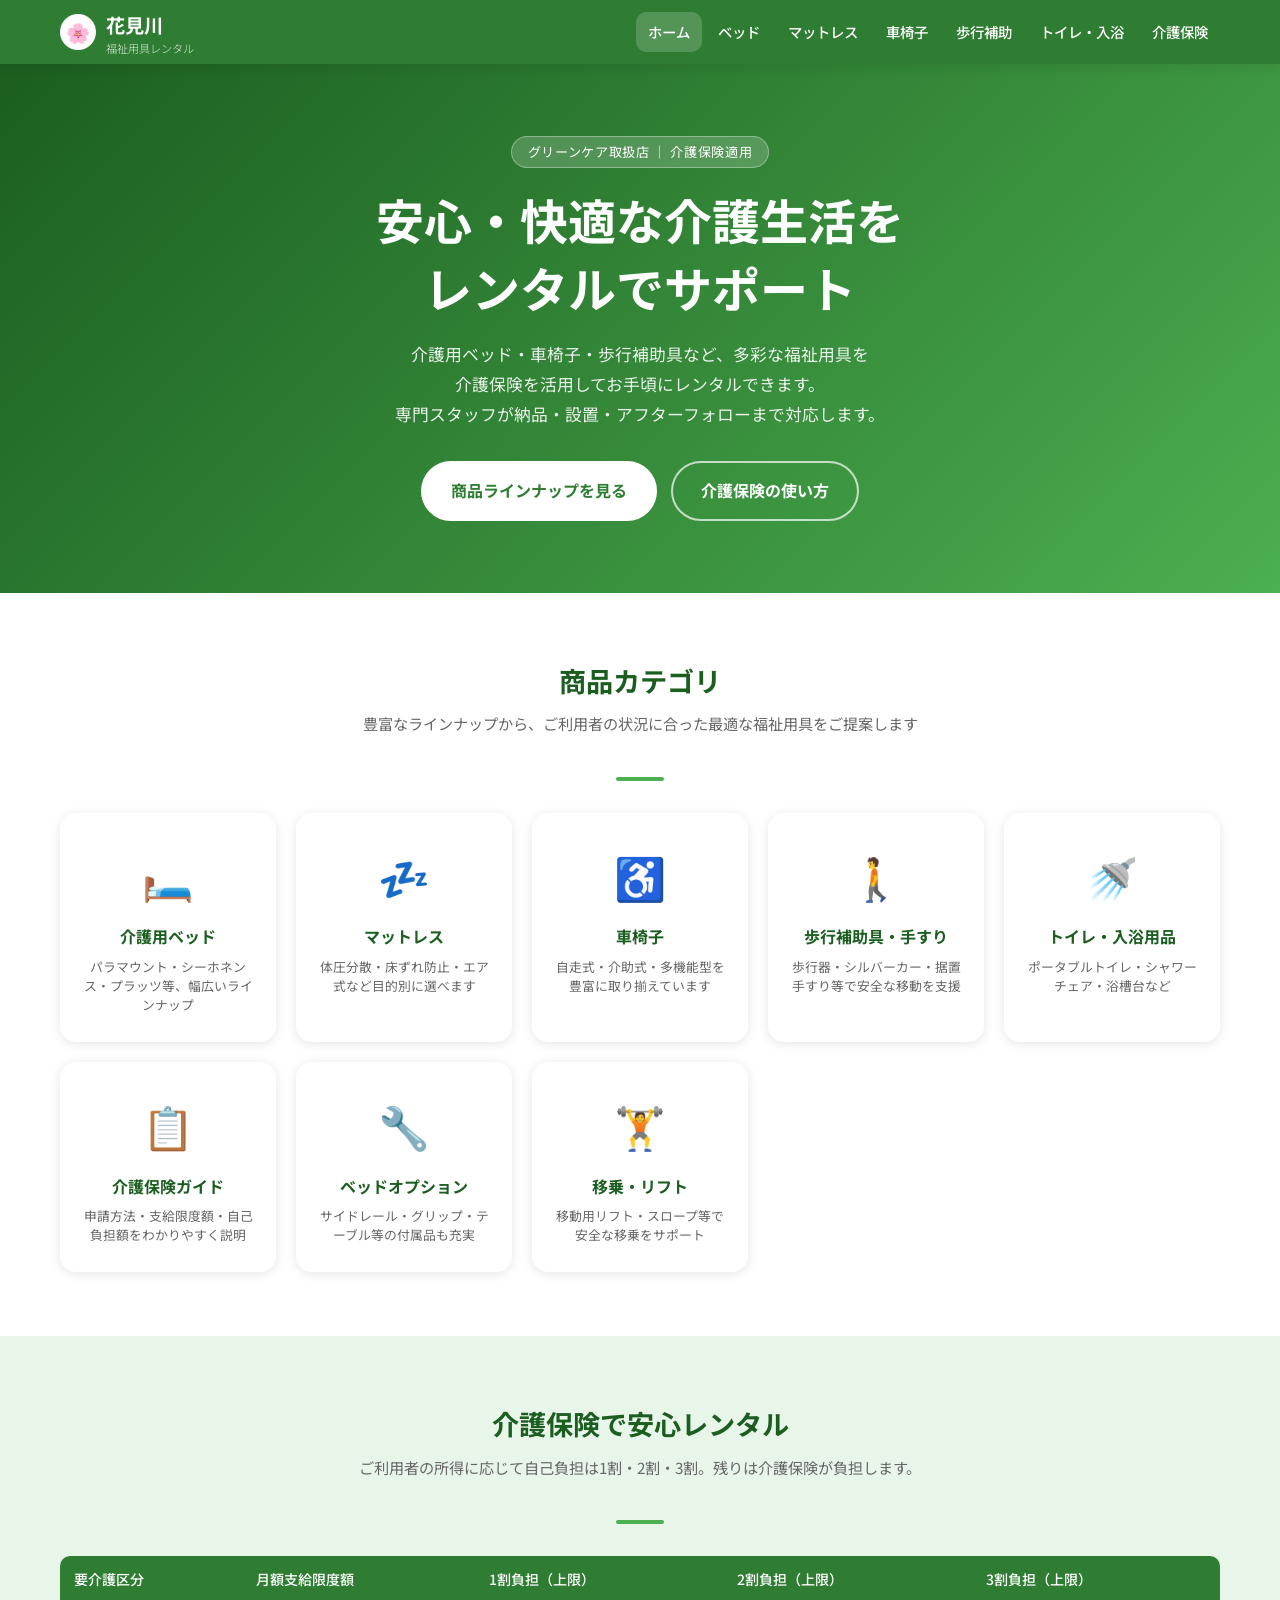
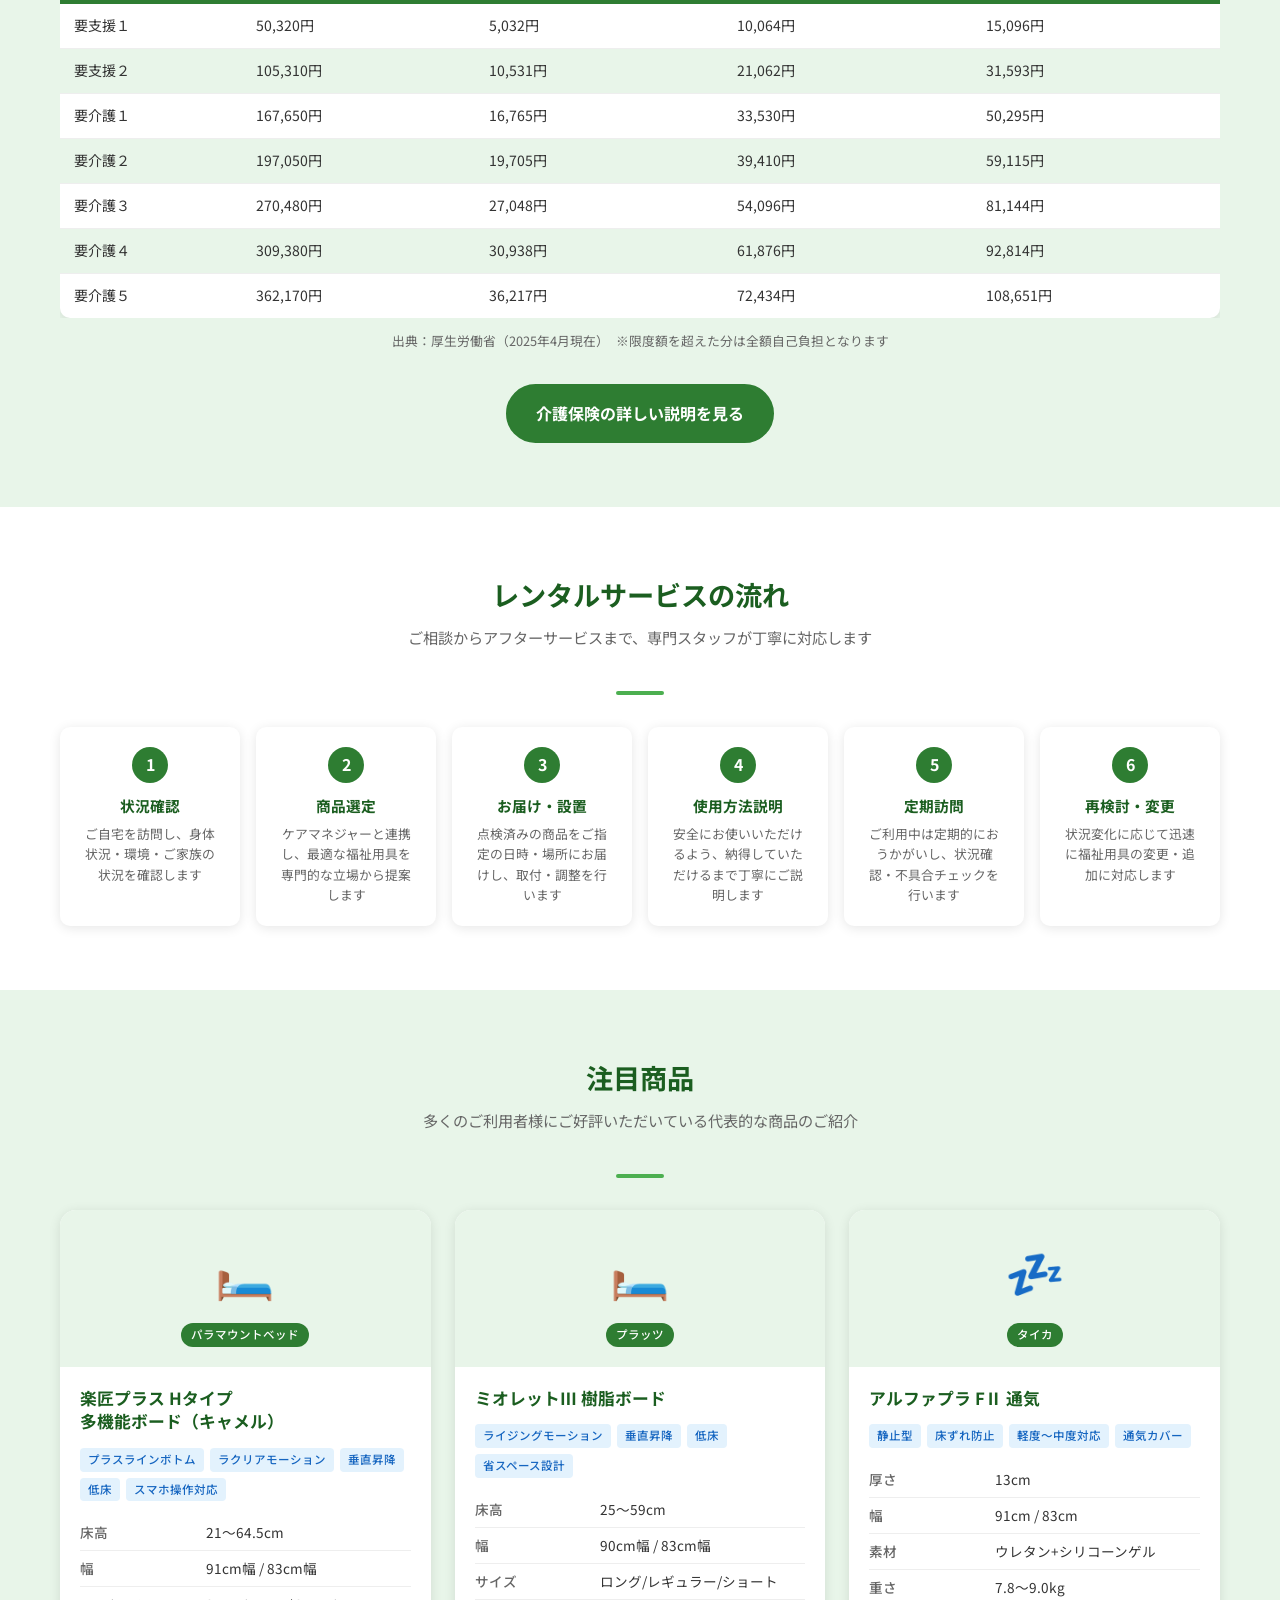
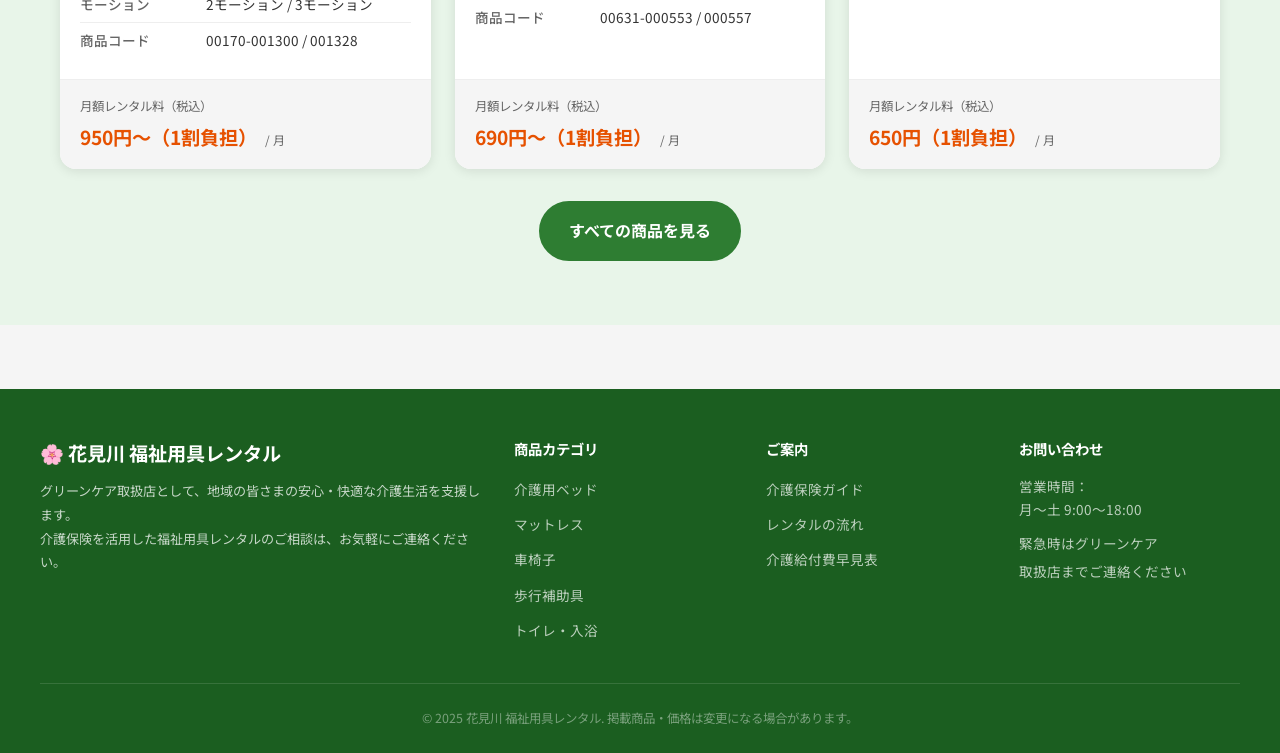
<file: index.html>
<!DOCTYPE html>
<html lang="ja">
<head>
  <meta charset="UTF-8">
  <meta name="viewport" content="width=device-width, initial-scale=1.0">
  <title>花見川 福祉用具レンタル｜介護用品のご案内</title>
  <meta name="description" content="花見川の福祉用具レンタルサービス。介護用ベッド・車椅子・歩行補助具・マットレスなど多彩な介護用品を介護保険適用でレンタルできます。">
  <link rel="stylesheet" href="css/style.css">
</head>
<body>

<!-- ヘッダー -->
<header class="site-header">
  <div class="header-inner">
    <a href="index.html" class="site-logo">
      <div class="logo-icon">🌸</div>
      <div>
        <span>花見川</span>
        <span class="logo-sub">福祉用具レンタル</span>
      </div>
    </a>
    <button class="nav-toggle" id="navToggle" aria-label="メニュー">☰</button>
    <nav class="main-nav" id="mainNav">
      <a href="index.html" class="active">ホーム</a>
      <a href="pages/beds.html">ベッド</a>
      <a href="pages/mattress.html">マットレス</a>
      <a href="pages/wheelchair.html">車椅子</a>
      <a href="pages/walking.html">歩行補助</a>
      <a href="pages/toilet-bath.html">トイレ・入浴</a>
      <a href="pages/insurance.html">介護保険</a>
    </nav>
  </div>
</header>

<!-- ヒーロー -->
<section class="hero">
  <div class="hero-badge">グリーンケア取扱店 ｜ 介護保険適用</div>
  <h1>安心・快適な介護生活を<br>レンタルでサポート</h1>
  <p>介護用ベッド・車椅子・歩行補助具など、多彩な福祉用具を<br>介護保険を活用してお手頃にレンタルできます。<br>専門スタッフが納品・設置・アフターフォローまで対応します。</p>
  <div class="hero-buttons">
    <a href="pages/beds.html" class="btn btn-primary">商品ラインナップを見る</a>
    <a href="pages/insurance.html" class="btn btn-outline">介護保険の使い方</a>
  </div>
</section>

<!-- 商品カテゴリ -->
<div class="bg-white-section">
<div class="section">
  <h2 class="section-title">商品カテゴリ</h2>
  <p class="section-sub">豊富なラインナップから、ご利用者の状況に合った最適な福祉用具をご提案します</p>
  <div class="section-divider"></div>
  <div class="category-grid">
    <a href="pages/beds.html" class="category-card">
      <div class="category-icon">🛏️</div>
      <h3>介護用ベッド</h3>
      <p>パラマウント・シーホネンス・プラッツ等、幅広いラインナップ</p>
    </a>
    <a href="pages/mattress.html" class="category-card">
      <div class="category-icon">💤</div>
      <h3>マットレス</h3>
      <p>体圧分散・床ずれ防止・エア式など目的別に選べます</p>
    </a>
    <a href="pages/wheelchair.html" class="category-card">
      <div class="category-icon">♿</div>
      <h3>車椅子</h3>
      <p>自走式・介助式・多機能型を豊富に取り揃えています</p>
    </a>
    <a href="pages/walking.html" class="category-card">
      <div class="category-icon">🚶</div>
      <h3>歩行補助具・手すり</h3>
      <p>歩行器・シルバーカー・据置手すり等で安全な移動を支援</p>
    </a>
    <a href="pages/toilet-bath.html" class="category-card">
      <div class="category-icon">🚿</div>
      <h3>トイレ・入浴用品</h3>
      <p>ポータブルトイレ・シャワーチェア・浴槽台など</p>
    </a>
    <a href="pages/insurance.html" class="category-card">
      <div class="category-icon">📋</div>
      <h3>介護保険ガイド</h3>
      <p>申請方法・支給限度額・自己負担額をわかりやすく説明</p>
    </a>
    <a href="pages/beds.html#options" class="category-card">
      <div class="category-icon">🔧</div>
      <h3>ベッドオプション</h3>
      <p>サイドレール・グリップ・テーブル等の付属品も充実</p>
    </a>
    <a href="pages/walking.html#lift" class="category-card">
      <div class="category-icon">🏋️</div>
      <h3>移乗・リフト</h3>
      <p>移動用リフト・スロープ等で安全な移乗をサポート</p>
    </a>
  </div>
</div>
</div>

<!-- 自己負担額クイックガイド -->
<div class="bg-green-section">
<div class="section">
  <h2 class="section-title">介護保険で安心レンタル</h2>
  <p class="section-sub">ご利用者の所得に応じて自己負担は1割・2割・3割。残りは介護保険が負担します。</p>
  <div class="section-divider"></div>
  <div class="table-wrap">
    <table class="data-table">
      <thead>
        <tr>
          <th>要介護区分</th>
          <th>月額支給限度額</th>
          <th>1割負担（上限）</th>
          <th>2割負担（上限）</th>
          <th>3割負担（上限）</th>
        </tr>
      </thead>
      <tbody>
        <tr><td>要支援１</td><td>50,320円</td><td>5,032円</td><td>10,064円</td><td>15,096円</td></tr>
        <tr><td>要支援２</td><td>105,310円</td><td>10,531円</td><td>21,062円</td><td>31,593円</td></tr>
        <tr><td>要介護１</td><td>167,650円</td><td>16,765円</td><td>33,530円</td><td>50,295円</td></tr>
        <tr><td>要介護２</td><td>197,050円</td><td>19,705円</td><td>39,410円</td><td>59,115円</td></tr>
        <tr><td>要介護３</td><td>270,480円</td><td>27,048円</td><td>54,096円</td><td>81,144円</td></tr>
        <tr><td>要介護４</td><td>309,380円</td><td>30,938円</td><td>61,876円</td><td>92,814円</td></tr>
        <tr><td>要介護５</td><td>362,170円</td><td>36,217円</td><td>72,434円</td><td>108,651円</td></tr>
      </tbody>
    </table>
  </div>
  <p style="text-align:center;margin-top:12px;font-size:0.8rem;color:var(--gray);">出典：厚生労働省（2025年4月現在）　※限度額を超えた分は全額自己負担となります</p>
  <div class="text-center mt-32">
    <a href="pages/insurance.html" class="btn btn-green">介護保険の詳しい説明を見る</a>
  </div>
</div>
</div>

<!-- サービスの流れ -->
<div class="bg-white-section">
<div class="section">
  <h2 class="section-title">レンタルサービスの流れ</h2>
  <p class="section-sub">ご相談からアフターサービスまで、専門スタッフが丁寧に対応します</p>
  <div class="section-divider"></div>
  <div class="flow-steps">
    <div class="flow-step">
      <div class="step-num">1</div>
      <h4>状況確認</h4>
      <p>ご自宅を訪問し、身体状況・環境・ご家族の状況を確認します</p>
    </div>
    <div class="flow-step">
      <div class="step-num">2</div>
      <h4>商品選定</h4>
      <p>ケアマネジャーと連携し、最適な福祉用具を専門的な立場から提案します</p>
    </div>
    <div class="flow-step">
      <div class="step-num">3</div>
      <h4>お届け・設置</h4>
      <p>点検済みの商品をご指定の日時・場所にお届けし、取付・調整を行います</p>
    </div>
    <div class="flow-step">
      <div class="step-num">4</div>
      <h4>使用方法説明</h4>
      <p>安全にお使いいただけるよう、納得していただけるまで丁寧にご説明します</p>
    </div>
    <div class="flow-step">
      <div class="step-num">5</div>
      <h4>定期訪問</h4>
      <p>ご利用中は定期的におうかがいし、状況確認・不具合チェックを行います</p>
    </div>
    <div class="flow-step">
      <div class="step-num">6</div>
      <h4>再検討・変更</h4>
      <p>状況変化に応じて迅速に福祉用具の変更・追加に対応します</p>
    </div>
  </div>
</div>
</div>

<!-- 注目商品 -->
<div class="bg-green-section">
<div class="section">
  <h2 class="section-title">注目商品</h2>
  <p class="section-sub">多くのご利用者様にご好評いただいている代表的な商品のご紹介</p>
  <div class="section-divider"></div>
  <div class="product-grid">

    <div class="product-card">
      <div class="product-card-header">
        <div class="product-emoji">🛏️</div>
        <span class="product-maker">パラマウントベッド</span>
      </div>
      <div class="product-card-body">
        <h3>楽匠プラス Hタイプ<br>多機能ボード（キャメル）</h3>
        <div class="product-features">
          <span class="feature-tag">プラスラインボトム</span>
          <span class="feature-tag">ラクリアモーション</span>
          <span class="feature-tag">垂直昇降</span>
          <span class="feature-tag">低床</span>
          <span class="feature-tag">スマホ操作対応</span>
        </div>
        <table class="spec-table">
          <tr><th>床高</th><td>21〜64.5cm</td></tr>
          <tr><th>幅</th><td>91cm幅 / 83cm幅</td></tr>
          <tr><th>モーション</th><td>2モーション / 3モーション</td></tr>
          <tr><th>商品コード</th><td>00170-001300 / 001328</td></tr>
        </table>
      </div>
      <div class="product-card-footer">
        <div class="price-label">月額レンタル料（税込）</div>
        <div class="price-row">
          <span class="price-main">950円〜（1割負担）</span>
          <span class="price-note">/ 月</span>
        </div>
      </div>
    </div>

    <div class="product-card">
      <div class="product-card-header">
        <div class="product-emoji">🛏️</div>
        <span class="product-maker">プラッツ</span>
      </div>
      <div class="product-card-body">
        <h3>ミオレットⅢ 樹脂ボード</h3>
        <div class="product-features">
          <span class="feature-tag">ライジングモーション</span>
          <span class="feature-tag">垂直昇降</span>
          <span class="feature-tag">低床</span>
          <span class="feature-tag">省スペース設計</span>
        </div>
        <table class="spec-table">
          <tr><th>床高</th><td>25〜59cm</td></tr>
          <tr><th>幅</th><td>90cm幅 / 83cm幅</td></tr>
          <tr><th>サイズ</th><td>ロング/レギュラー/ショート</td></tr>
          <tr><th>商品コード</th><td>00631-000553 / 000557</td></tr>
        </table>
      </div>
      <div class="product-card-footer">
        <div class="price-label">月額レンタル料（税込）</div>
        <div class="price-row">
          <span class="price-main">690円〜（1割負担）</span>
          <span class="price-note">/ 月</span>
        </div>
      </div>
    </div>

    <div class="product-card">
      <div class="product-card-header">
        <div class="product-emoji">💤</div>
        <span class="product-maker">タイカ</span>
      </div>
      <div class="product-card-body">
        <h3>アルファプラ FⅡ 通気</h3>
        <div class="product-features">
          <span class="feature-tag">静止型</span>
          <span class="feature-tag">床ずれ防止</span>
          <span class="feature-tag">軽度〜中度対応</span>
          <span class="feature-tag">通気カバー</span>
        </div>
        <table class="spec-table">
          <tr><th>厚さ</th><td>13cm</td></tr>
          <tr><th>幅</th><td>91cm / 83cm</td></tr>
          <tr><th>素材</th><td>ウレタン+シリコーンゲル</td></tr>
          <tr><th>重さ</th><td>7.8〜9.0kg</td></tr>
        </table>
      </div>
      <div class="product-card-footer">
        <div class="price-label">月額レンタル料（税込）</div>
        <div class="price-row">
          <span class="price-main">650円（1割負担）</span>
          <span class="price-note">/ 月</span>
        </div>
      </div>
    </div>

  </div>
  <div class="text-center mt-32">
    <a href="pages/beds.html" class="btn btn-green">すべての商品を見る</a>
  </div>
</div>
</div>

<!-- フッター -->
<footer class="site-footer">
  <div class="footer-inner">
    <div class="footer-grid">
      <div class="footer-brand">
        <div class="logo-text">🌸 花見川 福祉用具レンタル</div>
        <p>グリーンケア取扱店として、地域の皆さまの安心・快適な介護生活を支援します。<br>介護保険を活用した福祉用具レンタルのご相談は、お気軽にご連絡ください。</p>
      </div>
      <div class="footer-col">
        <h4>商品カテゴリ</h4>
        <ul>
          <li><a href="pages/beds.html">介護用ベッド</a></li>
          <li><a href="pages/mattress.html">マットレス</a></li>
          <li><a href="pages/wheelchair.html">車椅子</a></li>
          <li><a href="pages/walking.html">歩行補助具</a></li>
          <li><a href="pages/toilet-bath.html">トイレ・入浴</a></li>
        </ul>
      </div>
      <div class="footer-col">
        <h4>ご案内</h4>
        <ul>
          <li><a href="pages/insurance.html">介護保険ガイド</a></li>
          <li><a href="pages/insurance.html#flow">レンタルの流れ</a></li>
          <li><a href="pages/insurance.html#fee">介護給付費早見表</a></li>
        </ul>
      </div>
      <div class="footer-col">
        <h4>お問い合わせ</h4>
        <ul>
          <li style="color:rgba(255,255,255,.7);font-size:.85rem;">営業時間：<br>月〜土 9:00〜18:00</li>
          <li style="margin-top:8px;"><a href="#">緊急時はグリーンケア<br>取扱店までご連絡ください</a></li>
        </ul>
      </div>
    </div>
    <div class="footer-bottom">
      <p>© 2025 花見川 福祉用具レンタル. 掲載商品・価格は変更になる場合があります。</p>
    </div>
  </div>
</footer>

<script src="js/app.js"></script>
</body>
</html>
</file>
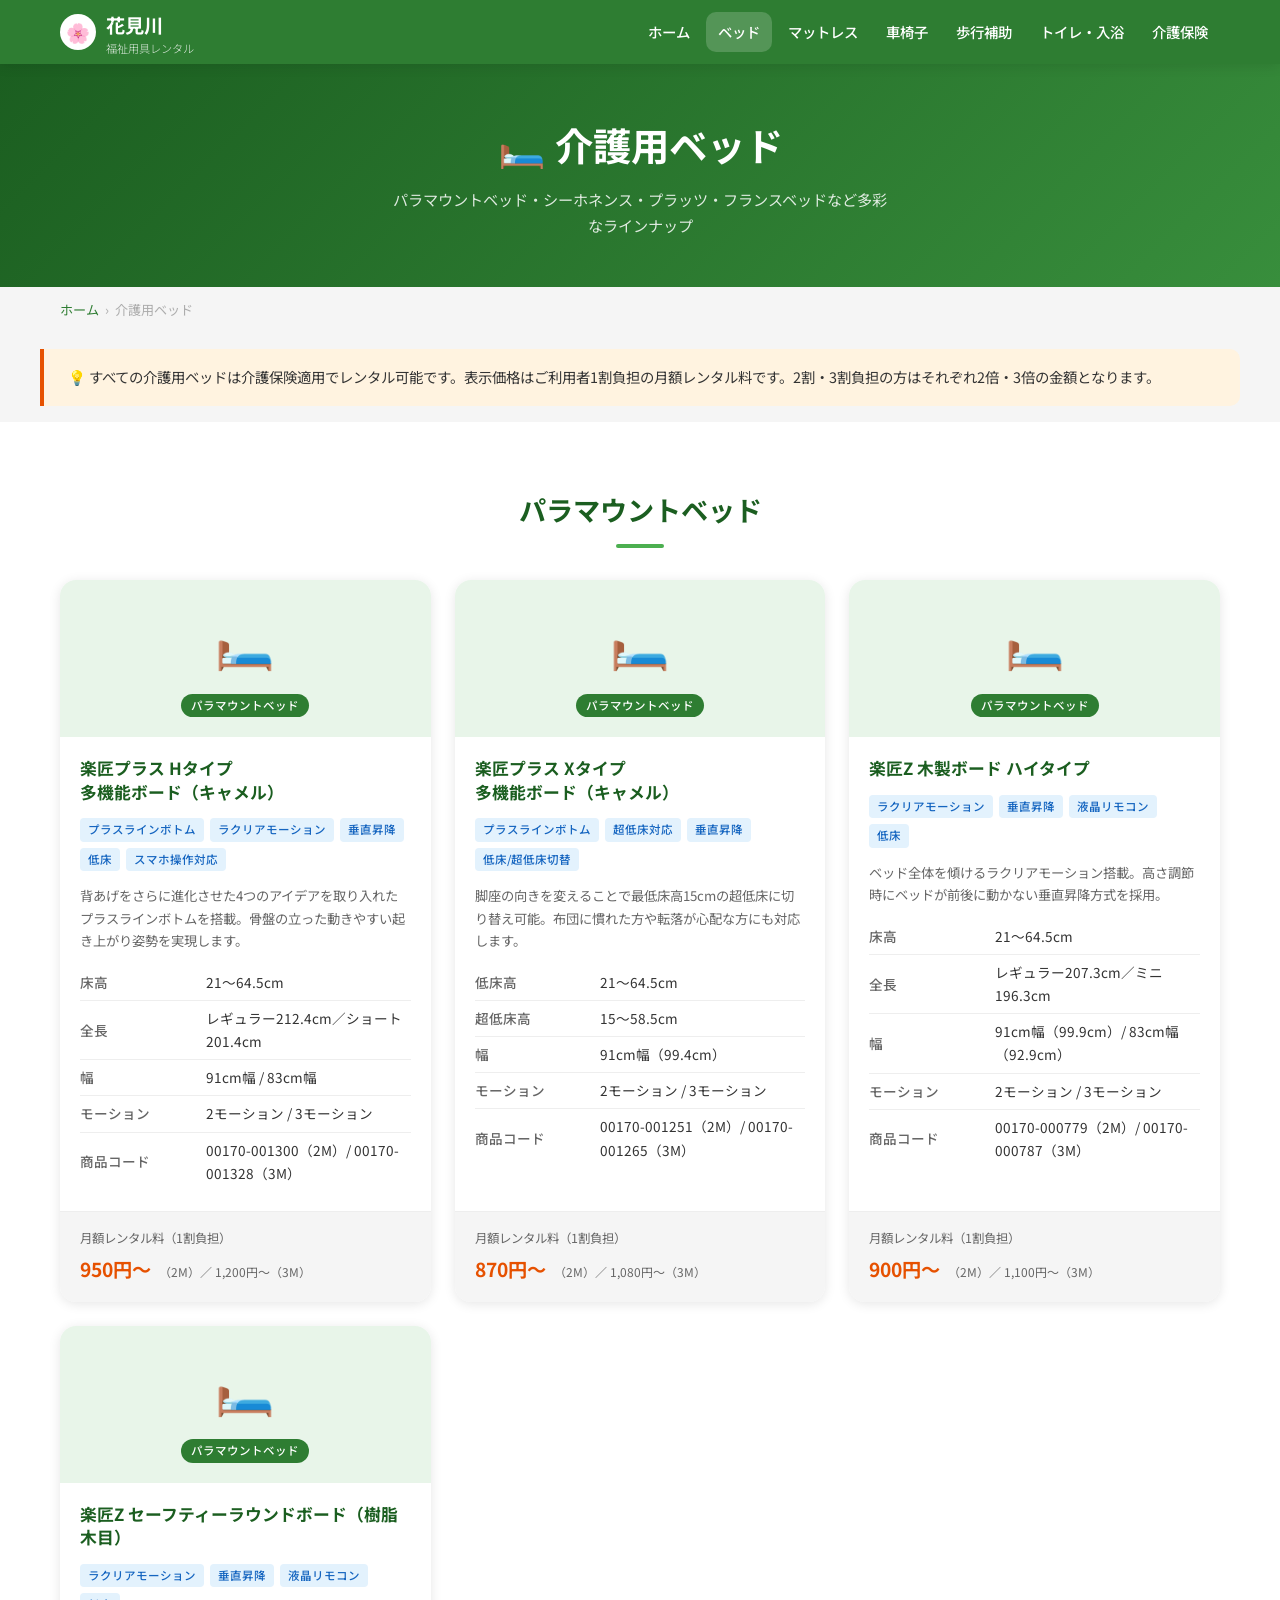
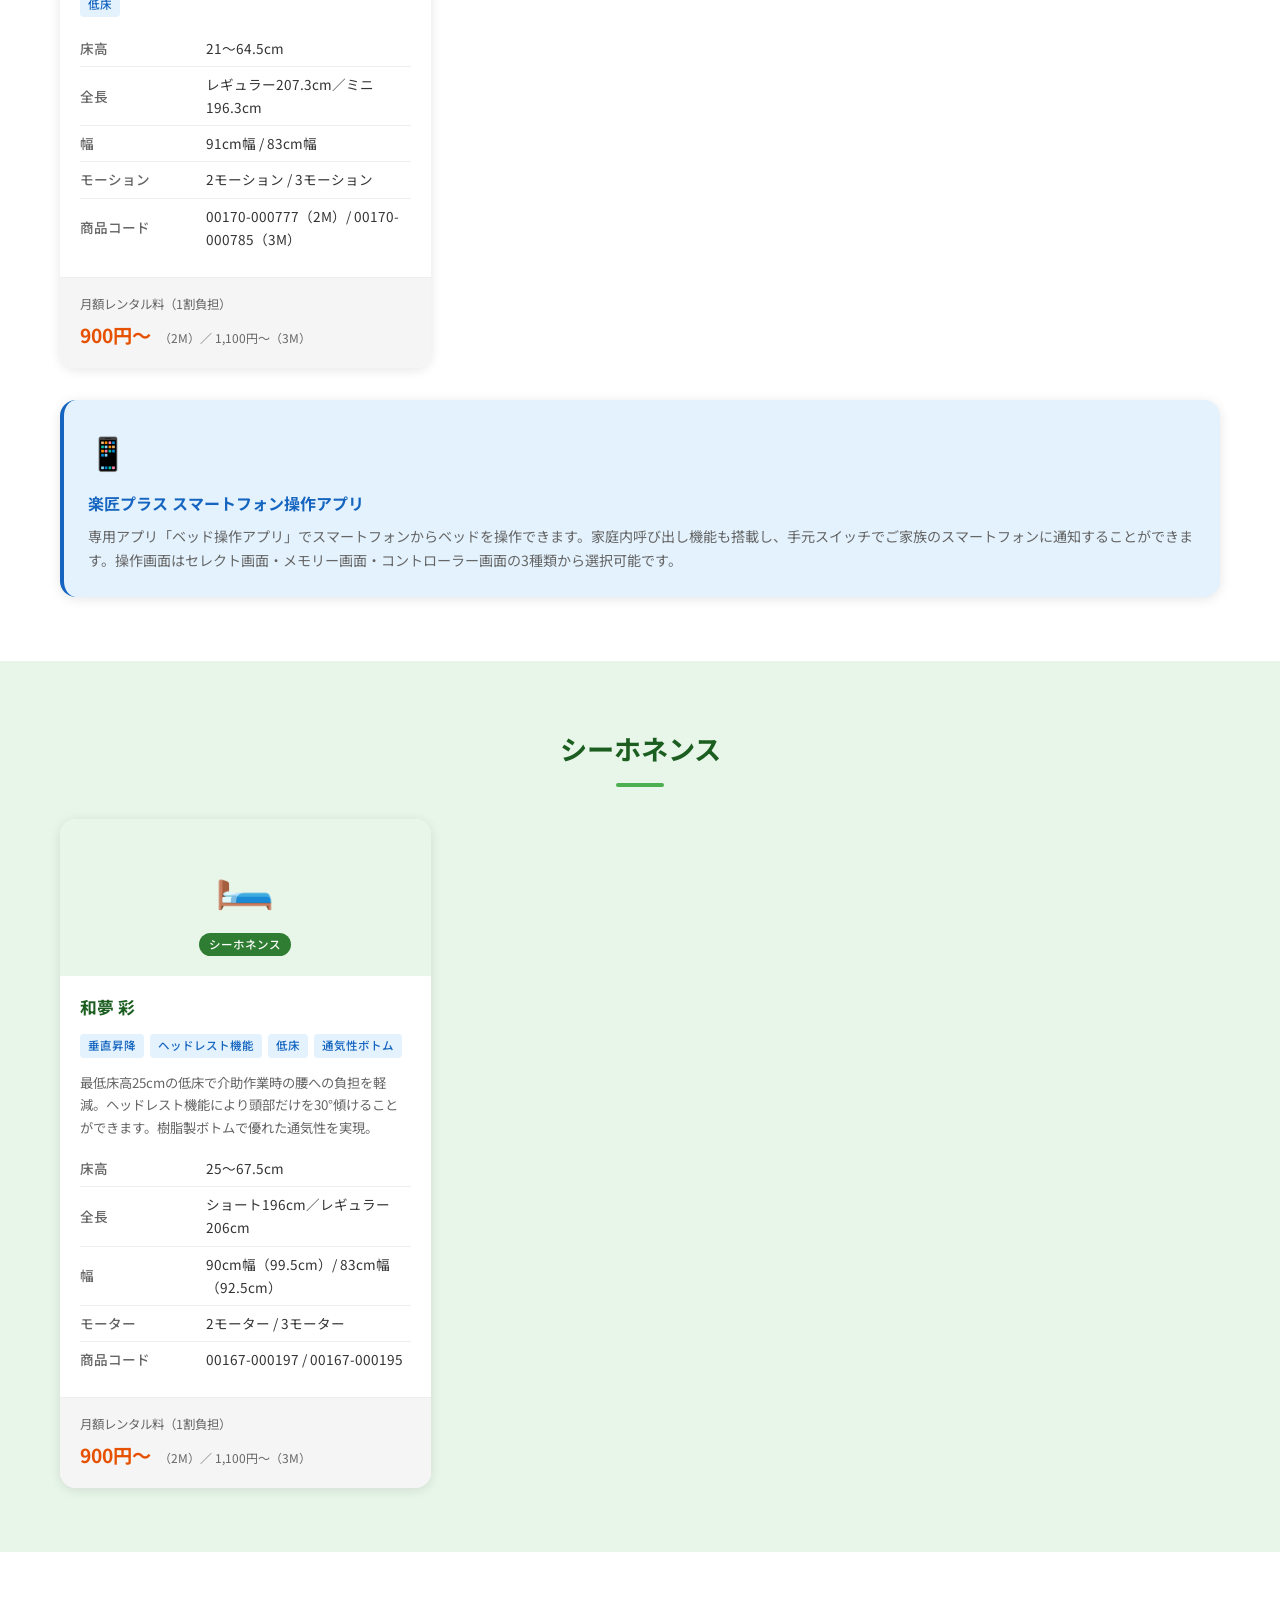
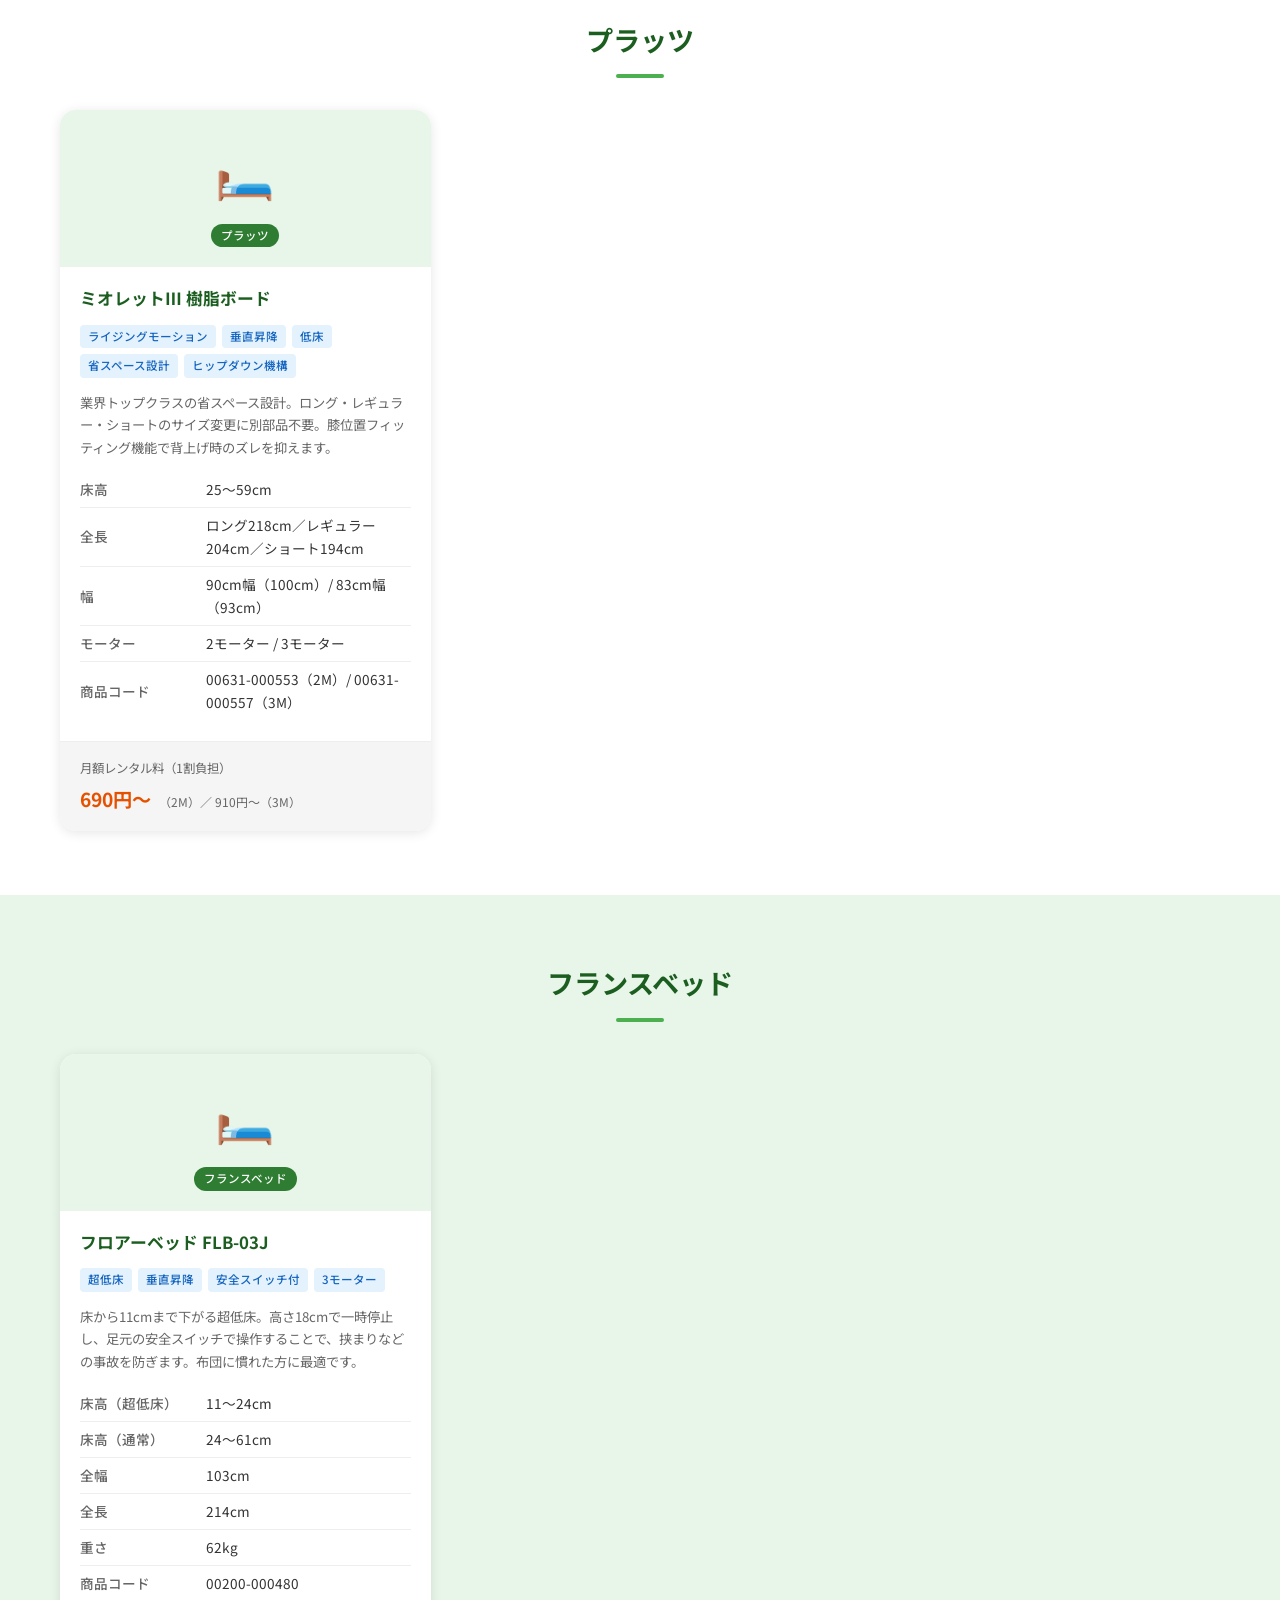
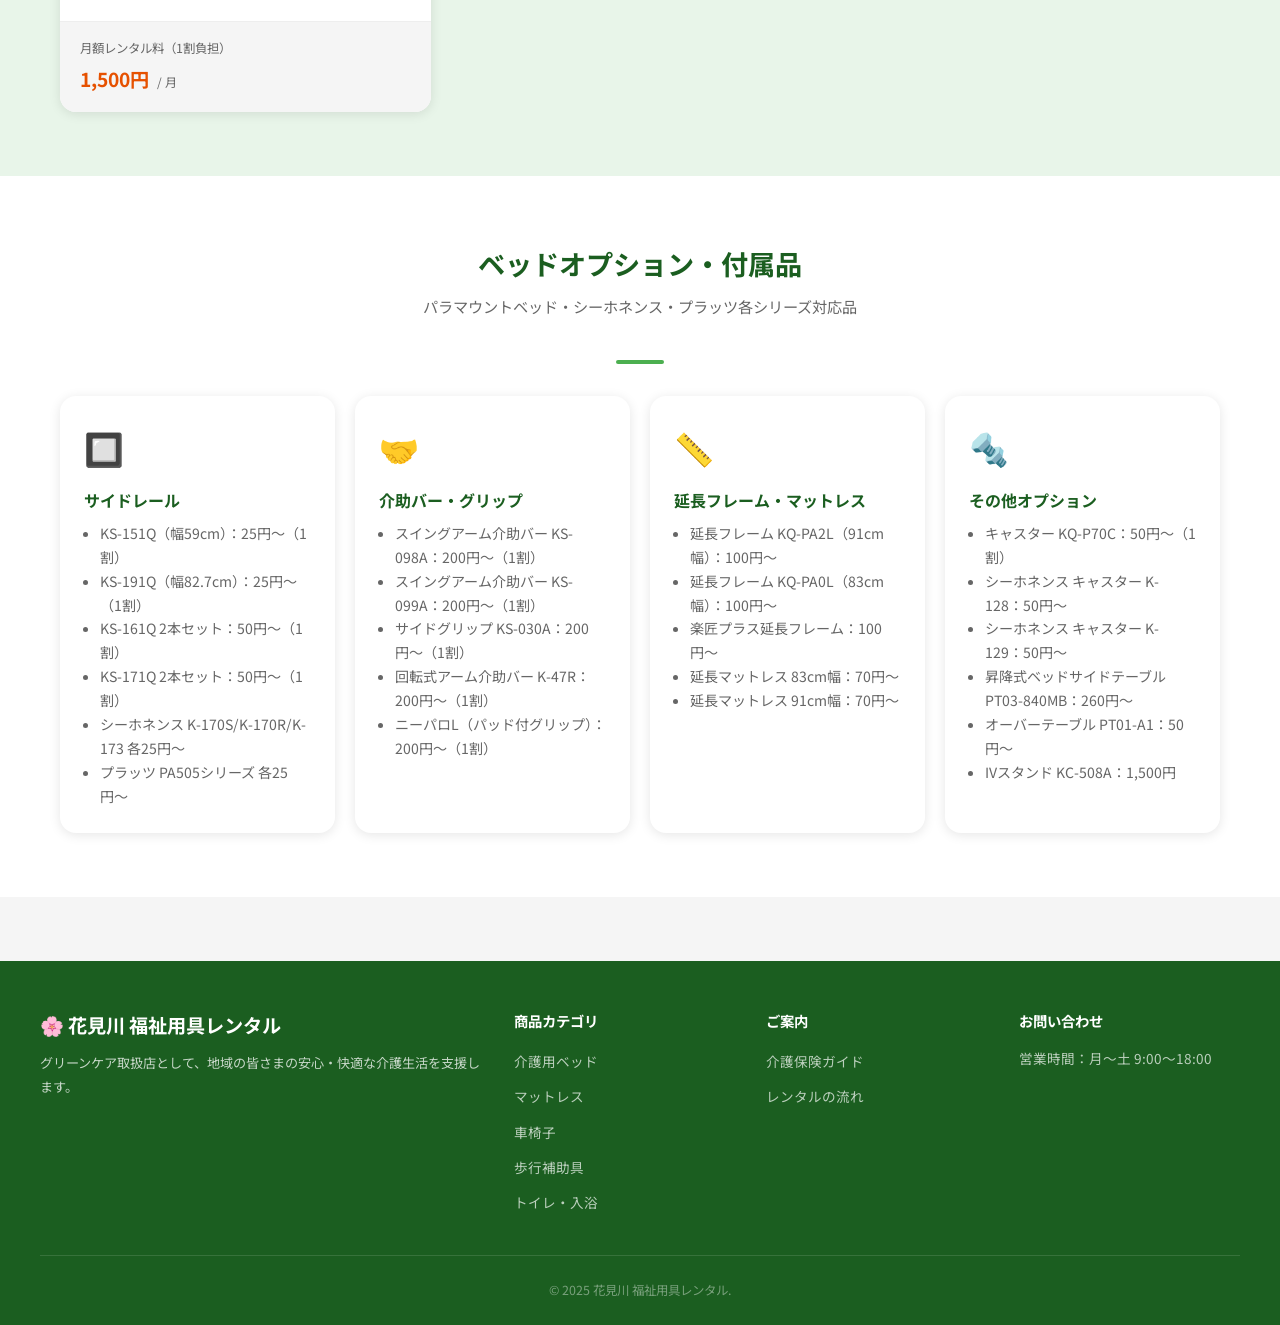
<file: pages/beds.html>
<!DOCTYPE html>
<html lang="ja">
<head>
  <meta charset="UTF-8">
  <meta name="viewport" content="width=device-width, initial-scale=1.0">
  <title>介護用ベッド｜花見川 福祉用具レンタル</title>
  <meta name="description" content="パラマウントベッド・シーホネンス・プラッツ・フランスベッドなど介護用ベッドを豊富にラインナップ。介護保険適用でレンタル可能。">
  <link rel="stylesheet" href="../css/style.css">
</head>
<body>

<header class="site-header">
  <div class="header-inner">
    <a href="../index.html" class="site-logo">
      <div class="logo-icon">🌸</div>
      <div><span>花見川</span><span class="logo-sub">福祉用具レンタル</span></div>
    </a>
    <button class="nav-toggle" id="navToggle">☰</button>
    <nav class="main-nav" id="mainNav">
      <a href="../index.html">ホーム</a>
      <a href="beds.html" class="active">ベッド</a>
      <a href="mattress.html">マットレス</a>
      <a href="wheelchair.html">車椅子</a>
      <a href="walking.html">歩行補助</a>
      <a href="toilet-bath.html">トイレ・入浴</a>
      <a href="insurance.html">介護保険</a>
    </nav>
  </div>
</header>

<div class="page-hero">
  <h1>🛏️ 介護用ベッド</h1>
  <p>パラマウントベッド・シーホネンス・プラッツ・フランスベッドなど多彩なラインナップ</p>
</div>
<div class="breadcrumb">
  <a href="../index.html">ホーム</a><span>›</span><span>介護用ベッド</span>
</div>

<div class="info-banner" style="max-width:1200px;margin:16px auto;padding:16px 24px;">
  💡 すべての介護用ベッドは介護保険適用でレンタル可能です。表示価格はご利用者1割負担の月額レンタル料です。2割・3割負担の方はそれぞれ2倍・3倍の金額となります。
</div>

<!-- パラマウントベッド -->
<div class="bg-white-section">
<div class="section">
  <h2 class="section-title">パラマウントベッド</h2>
  <div class="section-divider"></div>
  <div class="product-grid">

    <!-- 楽匠プラス Hタイプ -->
    <div class="product-card">
      <div class="product-card-header">
        <div class="product-emoji">🛏️</div>
        <span class="product-maker">パラマウントベッド</span>
      </div>
      <div class="product-card-body">
        <h3>楽匠プラス Hタイプ<br>多機能ボード（キャメル）</h3>
        <div class="product-features">
          <span class="feature-tag">プラスラインボトム</span>
          <span class="feature-tag">ラクリアモーション</span>
          <span class="feature-tag">垂直昇降</span>
          <span class="feature-tag">低床</span>
          <span class="feature-tag">スマホ操作対応</span>
        </div>
        <p style="font-size:.83rem;color:var(--gray);margin-bottom:10px;">背あげをさらに進化させた4つのアイデアを取り入れたプラスラインボトムを搭載。骨盤の立った動きやすい起き上がり姿勢を実現します。</p>
        <table class="spec-table">
          <tr><th>床高</th><td>21〜64.5cm</td></tr>
          <tr><th>全長</th><td>レギュラー212.4cm／ショート201.4cm</td></tr>
          <tr><th>幅</th><td>91cm幅 / 83cm幅</td></tr>
          <tr><th>モーション</th><td>2モーション / 3モーション</td></tr>
          <tr><th>商品コード</th><td>00170-001300（2M）/ 00170-001328（3M）</td></tr>
        </table>
      </div>
      <div class="product-card-footer">
        <div class="price-label">月額レンタル料（1割負担）</div>
        <div class="price-row">
          <span class="price-main">950円〜</span><span class="price-note">（2M）／ 1,200円〜（3M）</span>
        </div>
      </div>
    </div>

    <!-- 楽匠プラス Xタイプ -->
    <div class="product-card">
      <div class="product-card-header">
        <div class="product-emoji">🛏️</div>
        <span class="product-maker">パラマウントベッド</span>
      </div>
      <div class="product-card-body">
        <h3>楽匠プラス Xタイプ<br>多機能ボード（キャメル）</h3>
        <div class="product-features">
          <span class="feature-tag">プラスラインボトム</span>
          <span class="feature-tag">超低床対応</span>
          <span class="feature-tag">垂直昇降</span>
          <span class="feature-tag">低床/超低床切替</span>
        </div>
        <p style="font-size:.83rem;color:var(--gray);margin-bottom:10px;">脚座の向きを変えることで最低床高15cmの超低床に切り替え可能。布団に慣れた方や転落が心配な方にも対応します。</p>
        <table class="spec-table">
          <tr><th>低床高</th><td>21〜64.5cm</td></tr>
          <tr><th>超低床高</th><td>15〜58.5cm</td></tr>
          <tr><th>幅</th><td>91cm幅（99.4cm）</td></tr>
          <tr><th>モーション</th><td>2モーション / 3モーション</td></tr>
          <tr><th>商品コード</th><td>00170-001251（2M）/ 00170-001265（3M）</td></tr>
        </table>
      </div>
      <div class="product-card-footer">
        <div class="price-label">月額レンタル料（1割負担）</div>
        <div class="price-row">
          <span class="price-main">870円〜</span><span class="price-note">（2M）／ 1,080円〜（3M）</span>
        </div>
      </div>
    </div>

    <!-- 楽匠Z 木製ボード -->
    <div class="product-card">
      <div class="product-card-header">
        <div class="product-emoji">🛏️</div>
        <span class="product-maker">パラマウントベッド</span>
      </div>
      <div class="product-card-body">
        <h3>楽匠Z 木製ボード ハイタイプ</h3>
        <div class="product-features">
          <span class="feature-tag">ラクリアモーション</span>
          <span class="feature-tag">垂直昇降</span>
          <span class="feature-tag">液晶リモコン</span>
          <span class="feature-tag">低床</span>
        </div>
        <p style="font-size:.83rem;color:var(--gray);margin-bottom:10px;">ベッド全体を傾けるラクリアモーション搭載。高さ調節時にベッドが前後に動かない垂直昇降方式を採用。</p>
        <table class="spec-table">
          <tr><th>床高</th><td>21〜64.5cm</td></tr>
          <tr><th>全長</th><td>レギュラー207.3cm／ミニ196.3cm</td></tr>
          <tr><th>幅</th><td>91cm幅（99.9cm）/ 83cm幅（92.9cm）</td></tr>
          <tr><th>モーション</th><td>2モーション / 3モーション</td></tr>
          <tr><th>商品コード</th><td>00170-000779（2M）/ 00170-000787（3M）</td></tr>
        </table>
      </div>
      <div class="product-card-footer">
        <div class="price-label">月額レンタル料（1割負担）</div>
        <div class="price-row">
          <span class="price-main">900円〜</span><span class="price-note">（2M）／ 1,100円〜（3M）</span>
        </div>
      </div>
    </div>

    <!-- 楽匠Z セーフティーラウンドボード -->
    <div class="product-card">
      <div class="product-card-header">
        <div class="product-emoji">🛏️</div>
        <span class="product-maker">パラマウントベッド</span>
      </div>
      <div class="product-card-body">
        <h3>楽匠Z セーフティーラウンドボード（樹脂木目）</h3>
        <div class="product-features">
          <span class="feature-tag">ラクリアモーション</span>
          <span class="feature-tag">垂直昇降</span>
          <span class="feature-tag">液晶リモコン</span>
          <span class="feature-tag">低床</span>
        </div>
        <table class="spec-table">
          <tr><th>床高</th><td>21〜64.5cm</td></tr>
          <tr><th>全長</th><td>レギュラー207.3cm／ミニ196.3cm</td></tr>
          <tr><th>幅</th><td>91cm幅 / 83cm幅</td></tr>
          <tr><th>モーション</th><td>2モーション / 3モーション</td></tr>
          <tr><th>商品コード</th><td>00170-000777（2M）/ 00170-000785（3M）</td></tr>
        </table>
      </div>
      <div class="product-card-footer">
        <div class="price-label">月額レンタル料（1割負担）</div>
        <div class="price-row">
          <span class="price-main">900円〜</span><span class="price-note">（2M）／ 1,100円〜（3M）</span>
        </div>
      </div>
    </div>

  </div><!-- /product-grid -->

  <!-- スマホアプリ機能 -->
  <div class="info-card" style="margin-top:32px;background:var(--blue-light);border-left:4px solid var(--blue);">
    <div class="info-card-icon">📱</div>
    <h3 style="color:var(--blue);">楽匠プラス スマートフォン操作アプリ</h3>
    <p>専用アプリ「ベッド操作アプリ」でスマートフォンからベッドを操作できます。家庭内呼び出し機能も搭載し、手元スイッチでご家族のスマートフォンに通知することができます。操作画面はセレクト画面・メモリー画面・コントローラー画面の3種類から選択可能です。</p>
  </div>
</div>
</div>

<!-- シーホネンス -->
<div class="bg-green-section">
<div class="section">
  <h2 class="section-title">シーホネンス</h2>
  <div class="section-divider"></div>
  <div class="product-grid">

    <div class="product-card">
      <div class="product-card-header">
        <div class="product-emoji">🛏️</div>
        <span class="product-maker">シーホネンス</span>
      </div>
      <div class="product-card-body">
        <h3>和夢 彩</h3>
        <div class="product-features">
          <span class="feature-tag">垂直昇降</span>
          <span class="feature-tag">ヘッドレスト機能</span>
          <span class="feature-tag">低床</span>
          <span class="feature-tag">通気性ボトム</span>
        </div>
        <p style="font-size:.83rem;color:var(--gray);margin-bottom:10px;">最低床高25cmの低床で介助作業時の腰への負担を軽減。ヘッドレスト機能により頭部だけを30°傾けることができます。樹脂製ボトムで優れた通気性を実現。</p>
        <table class="spec-table">
          <tr><th>床高</th><td>25〜67.5cm</td></tr>
          <tr><th>全長</th><td>ショート196cm／レギュラー206cm</td></tr>
          <tr><th>幅</th><td>90cm幅（99.5cm）/ 83cm幅（92.5cm）</td></tr>
          <tr><th>モーター</th><td>2モーター / 3モーター</td></tr>
          <tr><th>商品コード</th><td>00167-000197 / 00167-000195</td></tr>
        </table>
      </div>
      <div class="product-card-footer">
        <div class="price-label">月額レンタル料（1割負担）</div>
        <div class="price-row">
          <span class="price-main">900円〜</span><span class="price-note">（2M）／ 1,100円〜（3M）</span>
        </div>
      </div>
    </div>

  </div>
</div>
</div>

<!-- プラッツ -->
<div class="bg-white-section">
<div class="section">
  <h2 class="section-title">プラッツ</h2>
  <div class="section-divider"></div>
  <div class="product-grid">

    <div class="product-card">
      <div class="product-card-header">
        <div class="product-emoji">🛏️</div>
        <span class="product-maker">プラッツ</span>
      </div>
      <div class="product-card-body">
        <h3>ミオレットⅢ 樹脂ボード</h3>
        <div class="product-features">
          <span class="feature-tag">ライジングモーション</span>
          <span class="feature-tag">垂直昇降</span>
          <span class="feature-tag">低床</span>
          <span class="feature-tag">省スペース設計</span>
          <span class="feature-tag">ヒップダウン機構</span>
        </div>
        <p style="font-size:.83rem;color:var(--gray);margin-bottom:10px;">業界トップクラスの省スペース設計。ロング・レギュラー・ショートのサイズ変更に別部品不要。膝位置フィッティング機能で背上げ時のズレを抑えます。</p>
        <table class="spec-table">
          <tr><th>床高</th><td>25〜59cm</td></tr>
          <tr><th>全長</th><td>ロング218cm／レギュラー204cm／ショート194cm</td></tr>
          <tr><th>幅</th><td>90cm幅（100cm）/ 83cm幅（93cm）</td></tr>
          <tr><th>モーター</th><td>2モーター / 3モーター</td></tr>
          <tr><th>商品コード</th><td>00631-000553（2M）/ 00631-000557（3M）</td></tr>
        </table>
      </div>
      <div class="product-card-footer">
        <div class="price-label">月額レンタル料（1割負担）</div>
        <div class="price-row">
          <span class="price-main">690円〜</span><span class="price-note">（2M）／ 910円〜（3M）</span>
        </div>
      </div>
    </div>

  </div>
</div>
</div>

<!-- フランスベッド -->
<div class="bg-green-section">
<div class="section">
  <h2 class="section-title">フランスベッド</h2>
  <div class="section-divider"></div>
  <div class="product-grid">

    <div class="product-card">
      <div class="product-card-header">
        <div class="product-emoji">🛏️</div>
        <span class="product-maker">フランスベッド</span>
      </div>
      <div class="product-card-body">
        <h3>フロアーベッド FLB-03J</h3>
        <div class="product-features">
          <span class="feature-tag">超低床</span>
          <span class="feature-tag">垂直昇降</span>
          <span class="feature-tag">安全スイッチ付</span>
          <span class="feature-tag">3モーター</span>
        </div>
        <p style="font-size:.83rem;color:var(--gray);margin-bottom:10px;">床から11cmまで下がる超低床。高さ18cmで一時停止し、足元の安全スイッチで操作することで、挟まりなどの事故を防ぎます。布団に慣れた方に最適です。</p>
        <table class="spec-table">
          <tr><th>床高（超低床）</th><td>11〜24cm</td></tr>
          <tr><th>床高（通常）</th><td>24〜61cm</td></tr>
          <tr><th>全幅</th><td>103cm</td></tr>
          <tr><th>全長</th><td>214cm</td></tr>
          <tr><th>重さ</th><td>62kg</td></tr>
          <tr><th>商品コード</th><td>00200-000480</td></tr>
        </table>
      </div>
      <div class="product-card-footer">
        <div class="price-label">月額レンタル料（1割負担）</div>
        <div class="price-row">
          <span class="price-main">1,500円</span><span class="price-note">/ 月</span>
        </div>
      </div>
    </div>

  </div>
</div>
</div>

<!-- ベッドオプション -->
<div class="bg-white-section">
<div class="section" id="options">
  <h2 class="section-title">ベッドオプション・付属品</h2>
  <p class="section-sub">パラマウントベッド・シーホネンス・プラッツ各シリーズ対応品</p>
  <div class="section-divider"></div>
  <div class="info-grid">

    <div class="info-card">
      <div class="info-card-icon">🔲</div>
      <h3>サイドレール</h3>
      <ul>
        <li>KS-151Q（幅59cm）：25円〜（1割）</li>
        <li>KS-191Q（幅82.7cm）：25円〜（1割）</li>
        <li>KS-161Q 2本セット：50円〜（1割）</li>
        <li>KS-171Q 2本セット：50円〜（1割）</li>
        <li>シーホネンス K-170S/K-170R/K-173 各25円〜</li>
        <li>プラッツ PA505シリーズ 各25円〜</li>
      </ul>
    </div>

    <div class="info-card">
      <div class="info-card-icon">🤝</div>
      <h3>介助バー・グリップ</h3>
      <ul>
        <li>スイングアーム介助バー KS-098A：200円〜（1割）</li>
        <li>スイングアーム介助バー KS-099A：200円〜（1割）</li>
        <li>サイドグリップ KS-030A：200円〜（1割）</li>
        <li>回転式アーム介助バー K-47R：200円〜（1割）</li>
        <li>ニーパロL（パッド付グリップ）：200円〜（1割）</li>
      </ul>
    </div>

    <div class="info-card">
      <div class="info-card-icon">📏</div>
      <h3>延長フレーム・マットレス</h3>
      <ul>
        <li>延長フレーム KQ-PA2L（91cm幅）：100円〜</li>
        <li>延長フレーム KQ-PA0L（83cm幅）：100円〜</li>
        <li>楽匠プラス延長フレーム：100円〜</li>
        <li>延長マットレス 83cm幅：70円〜</li>
        <li>延長マットレス 91cm幅：70円〜</li>
      </ul>
    </div>

    <div class="info-card">
      <div class="info-card-icon">🔩</div>
      <h3>その他オプション</h3>
      <ul>
        <li>キャスター KQ-P70C：50円〜（1割）</li>
        <li>シーホネンス キャスター K-128：50円〜</li>
        <li>シーホネンス キャスター K-129：50円〜</li>
        <li>昇降式ベッドサイドテーブル PT03-840MB：260円〜</li>
        <li>オーバーテーブル PT01-A1：50円〜</li>
        <li>IVスタンド KC-508A：1,500円</li>
      </ul>
    </div>

  </div>
</div>
</div>

<footer class="site-footer">
  <div class="footer-inner">
    <div class="footer-grid">
      <div class="footer-brand">
        <div class="logo-text">🌸 花見川 福祉用具レンタル</div>
        <p>グリーンケア取扱店として、地域の皆さまの安心・快適な介護生活を支援します。</p>
      </div>
      <div class="footer-col">
        <h4>商品カテゴリ</h4>
        <ul>
          <li><a href="beds.html">介護用ベッド</a></li>
          <li><a href="mattress.html">マットレス</a></li>
          <li><a href="wheelchair.html">車椅子</a></li>
          <li><a href="walking.html">歩行補助具</a></li>
          <li><a href="toilet-bath.html">トイレ・入浴</a></li>
        </ul>
      </div>
      <div class="footer-col">
        <h4>ご案内</h4>
        <ul>
          <li><a href="insurance.html">介護保険ガイド</a></li>
          <li><a href="insurance.html#flow">レンタルの流れ</a></li>
        </ul>
      </div>
      <div class="footer-col">
        <h4>お問い合わせ</h4>
        <ul><li style="color:rgba(255,255,255,.7);font-size:.85rem;">営業時間：月〜土 9:00〜18:00</li></ul>
      </div>
    </div>
    <div class="footer-bottom"><p>© 2025 花見川 福祉用具レンタル.</p></div>
  </div>
</footer>
<script src="../js/app.js"></script>
</body>
</html>
</file>
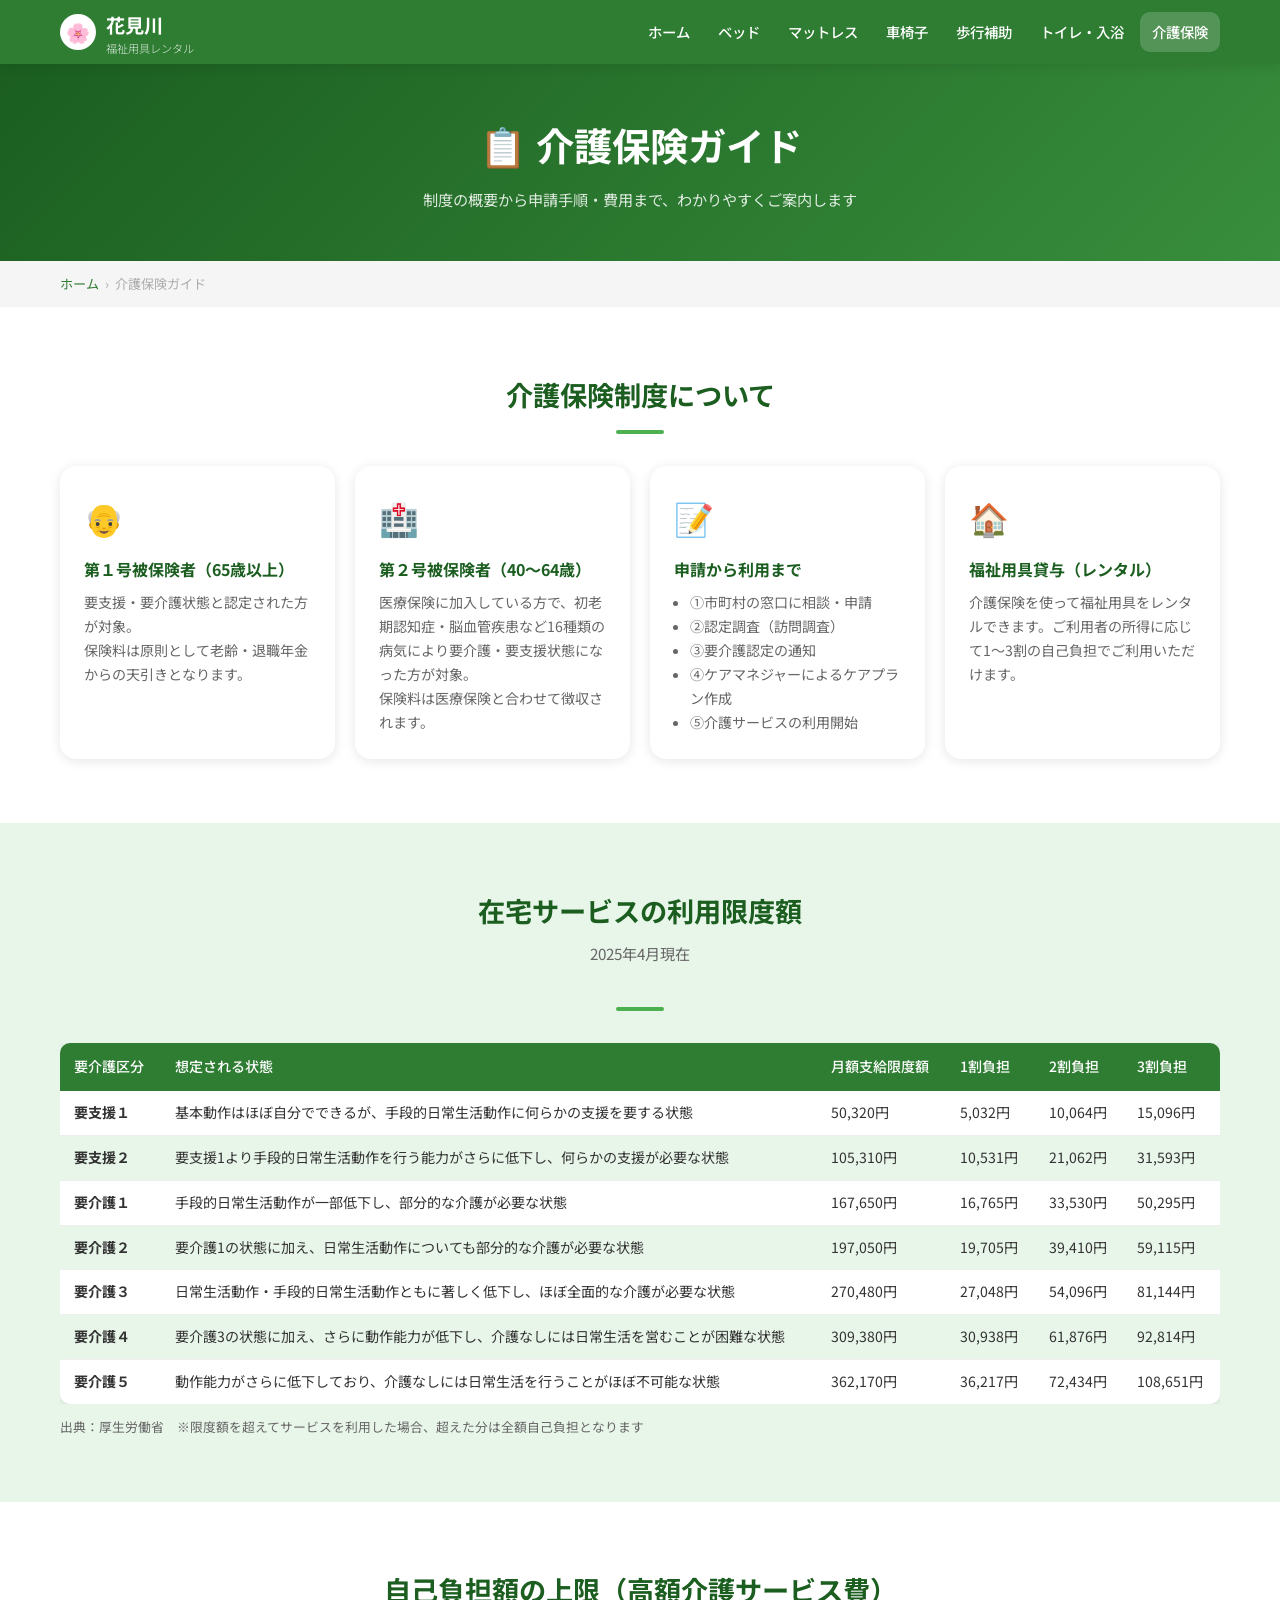
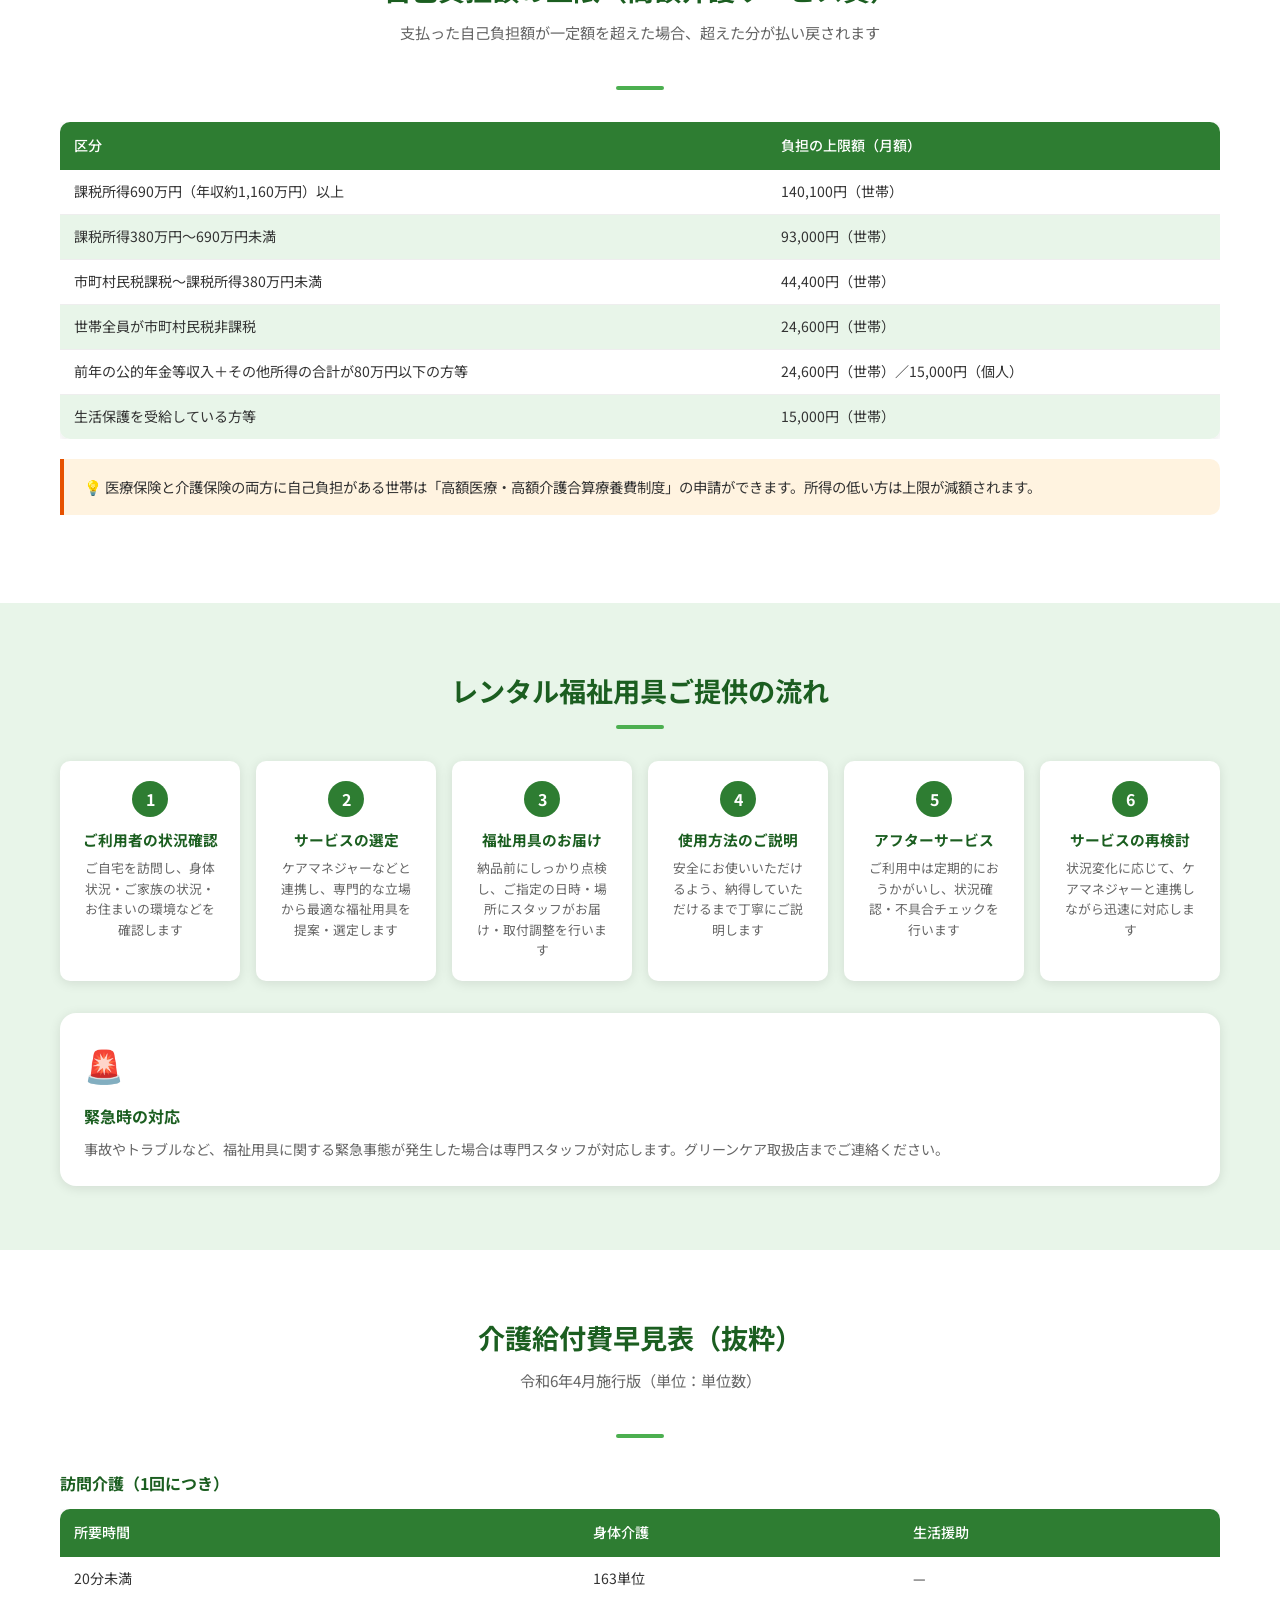
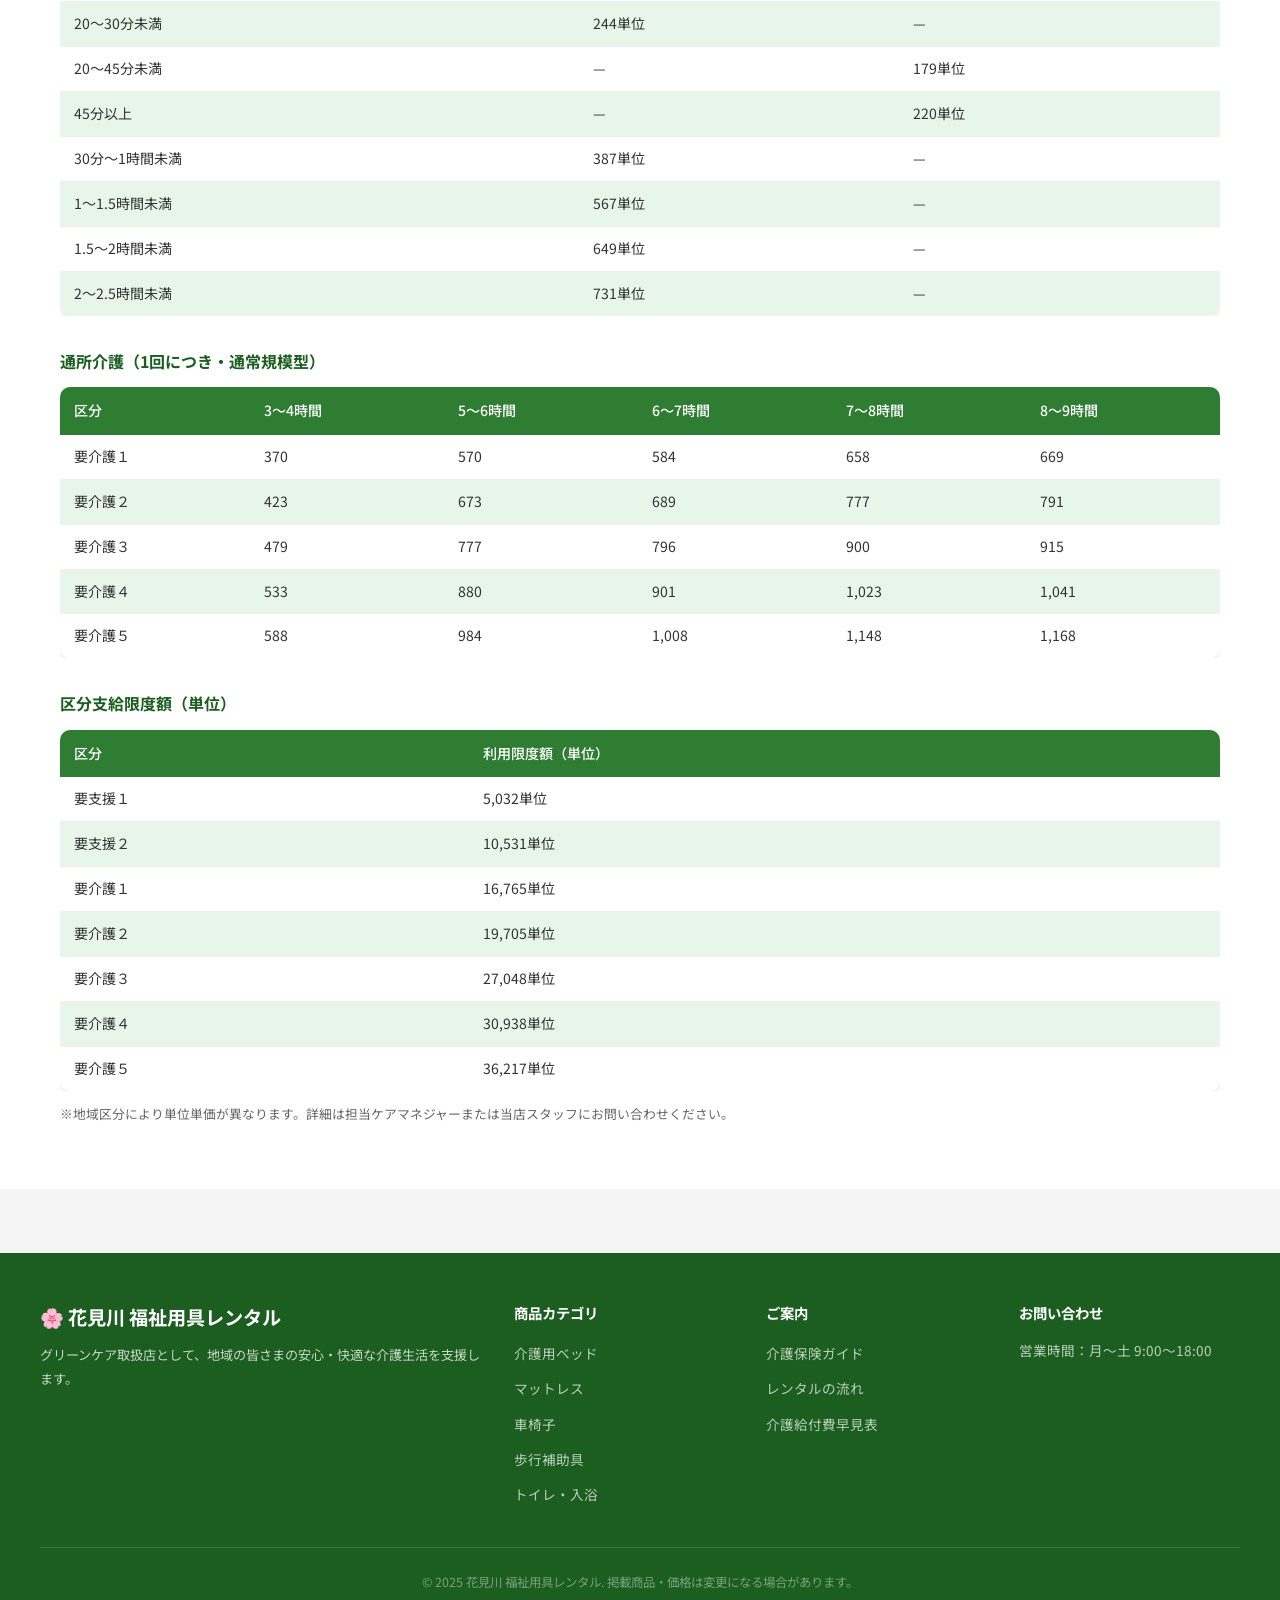
<file: pages/insurance.html>
<!DOCTYPE html>
<html lang="ja">
<head>
  <meta charset="UTF-8">
  <meta name="viewport" content="width=device-width, initial-scale=1.0">
  <title>介護保険ガイド｜花見川 福祉用具レンタル</title>
  <meta name="description" content="介護保険制度の概要、申請手順、支給限度額、自己負担額などをわかりやすく解説します。">
  <link rel="stylesheet" href="../css/style.css">
</head>
<body>

<header class="site-header">
  <div class="header-inner">
    <a href="../index.html" class="site-logo">
      <div class="logo-icon">🌸</div>
      <div><span>花見川</span><span class="logo-sub">福祉用具レンタル</span></div>
    </a>
    <button class="nav-toggle" id="navToggle">☰</button>
    <nav class="main-nav" id="mainNav">
      <a href="../index.html">ホーム</a>
      <a href="beds.html">ベッド</a>
      <a href="mattress.html">マットレス</a>
      <a href="wheelchair.html">車椅子</a>
      <a href="walking.html">歩行補助</a>
      <a href="toilet-bath.html">トイレ・入浴</a>
      <a href="insurance.html" class="active">介護保険</a>
    </nav>
  </div>
</header>

<div class="page-hero">
  <h1>📋 介護保険ガイド</h1>
  <p>制度の概要から申請手順・費用まで、わかりやすくご案内します</p>
</div>

<div class="breadcrumb">
  <a href="../index.html">ホーム</a><span>›</span><span>介護保険ガイド</span>
</div>

<!-- 制度概要 -->
<div class="bg-white-section">
<div class="section">
  <h2 class="section-title">介護保険制度について</h2>
  <div class="section-divider"></div>

  <div class="info-grid">
    <div class="info-card">
      <div class="info-card-icon">👴</div>
      <h3>第１号被保険者（65歳以上）</h3>
      <p>要支援・要介護状態と認定された方が対象。<br>保険料は原則として老齢・退職年金からの天引きとなります。</p>
    </div>
    <div class="info-card">
      <div class="info-card-icon">🏥</div>
      <h3>第２号被保険者（40〜64歳）</h3>
      <p>医療保険に加入している方で、初老期認知症・脳血管疾患など16種類の病気により要介護・要支援状態になった方が対象。<br>保険料は医療保険と合わせて徴収されます。</p>
    </div>
    <div class="info-card">
      <div class="info-card-icon">📝</div>
      <h3>申請から利用まで</h3>
      <ul>
        <li>①市町村の窓口に相談・申請</li>
        <li>②認定調査（訪問調査）</li>
        <li>③要介護認定の通知</li>
        <li>④ケアマネジャーによるケアプラン作成</li>
        <li>⑤介護サービスの利用開始</li>
      </ul>
    </div>
    <div class="info-card">
      <div class="info-card-icon">🏠</div>
      <h3>福祉用具貸与（レンタル）</h3>
      <p>介護保険を使って福祉用具をレンタルできます。ご利用者の所得に応じて1〜3割の自己負担でご利用いただけます。</p>
    </div>
  </div>
</div>
</div>

<!-- 在宅サービス支給限度額 -->
<div class="bg-green-section">
<div class="section">
  <h2 class="section-title" id="limit">在宅サービスの利用限度額</h2>
  <p class="section-sub">2025年4月現在</p>
  <div class="section-divider"></div>
  <div class="table-wrap">
    <table class="data-table">
      <thead>
        <tr>
          <th>要介護区分</th>
          <th>想定される状態</th>
          <th>月額支給限度額</th>
          <th>1割負担</th>
          <th>2割負担</th>
          <th>3割負担</th>
        </tr>
      </thead>
      <tbody>
        <tr>
          <td><strong>要支援１</strong></td>
          <td>基本動作はほぼ自分でできるが、手段的日常生活動作に何らかの支援を要する状態</td>
          <td>50,320円</td><td>5,032円</td><td>10,064円</td><td>15,096円</td>
        </tr>
        <tr>
          <td><strong>要支援２</strong></td>
          <td>要支援1より手段的日常生活動作を行う能力がさらに低下し、何らかの支援が必要な状態</td>
          <td>105,310円</td><td>10,531円</td><td>21,062円</td><td>31,593円</td>
        </tr>
        <tr>
          <td><strong>要介護１</strong></td>
          <td>手段的日常生活動作が一部低下し、部分的な介護が必要な状態</td>
          <td>167,650円</td><td>16,765円</td><td>33,530円</td><td>50,295円</td>
        </tr>
        <tr>
          <td><strong>要介護２</strong></td>
          <td>要介護1の状態に加え、日常生活動作についても部分的な介護が必要な状態</td>
          <td>197,050円</td><td>19,705円</td><td>39,410円</td><td>59,115円</td>
        </tr>
        <tr>
          <td><strong>要介護３</strong></td>
          <td>日常生活動作・手段的日常生活動作ともに著しく低下し、ほぼ全面的な介護が必要な状態</td>
          <td>270,480円</td><td>27,048円</td><td>54,096円</td><td>81,144円</td>
        </tr>
        <tr>
          <td><strong>要介護４</strong></td>
          <td>要介護3の状態に加え、さらに動作能力が低下し、介護なしには日常生活を営むことが困難な状態</td>
          <td>309,380円</td><td>30,938円</td><td>61,876円</td><td>92,814円</td>
        </tr>
        <tr>
          <td><strong>要介護５</strong></td>
          <td>動作能力がさらに低下しており、介護なしには日常生活を行うことがほぼ不可能な状態</td>
          <td>362,170円</td><td>36,217円</td><td>72,434円</td><td>108,651円</td>
        </tr>
      </tbody>
    </table>
  </div>
  <p style="margin-top:12px;font-size:0.8rem;color:var(--gray);">出典：厚生労働省　※限度額を超えてサービスを利用した場合、超えた分は全額自己負担となります</p>
</div>
</div>

<!-- 高額介護サービス費 -->
<div class="bg-white-section">
<div class="section">
  <h2 class="section-title">自己負担額の上限（高額介護サービス費）</h2>
  <p class="section-sub">支払った自己負担額が一定額を超えた場合、超えた分が払い戻されます</p>
  <div class="section-divider"></div>
  <div class="table-wrap">
    <table class="data-table">
      <thead>
        <tr><th>区分</th><th>負担の上限額（月額）</th></tr>
      </thead>
      <tbody>
        <tr><td>課税所得690万円（年収約1,160万円）以上</td><td>140,100円（世帯）</td></tr>
        <tr><td>課税所得380万円〜690万円未満</td><td>93,000円（世帯）</td></tr>
        <tr><td>市町村民税課税〜課税所得380万円未満</td><td>44,400円（世帯）</td></tr>
        <tr><td>世帯全員が市町村民税非課税</td><td>24,600円（世帯）</td></tr>
        <tr><td>前年の公的年金等収入＋その他所得の合計が80万円以下の方等</td><td>24,600円（世帯）／15,000円（個人）</td></tr>
        <tr><td>生活保護を受給している方等</td><td>15,000円（世帯）</td></tr>
      </tbody>
    </table>
  </div>
  <div class="info-banner" style="margin-top:20px;">
    💡 医療保険と介護保険の両方に自己負担がある世帯は「高額医療・高額介護合算療養費制度」の申請ができます。所得の低い方は上限が減額されます。
  </div>
</div>
</div>

<!-- レンタルの流れ -->
<div class="bg-green-section">
<div class="section" id="flow">
  <h2 class="section-title">レンタル福祉用具ご提供の流れ</h2>
  <div class="section-divider"></div>
  <div class="flow-steps">
    <div class="flow-step">
      <div class="step-num">1</div>
      <h4>ご利用者の状況確認</h4>
      <p>ご自宅を訪問し、身体状況・ご家族の状況・お住まいの環境などを確認します</p>
    </div>
    <div class="flow-step">
      <div class="step-num">2</div>
      <h4>サービスの選定</h4>
      <p>ケアマネジャーなどと連携し、専門的な立場から最適な福祉用具を提案・選定します</p>
    </div>
    <div class="flow-step">
      <div class="step-num">3</div>
      <h4>福祉用具のお届け</h4>
      <p>納品前にしっかり点検し、ご指定の日時・場所にスタッフがお届け・取付調整を行います</p>
    </div>
    <div class="flow-step">
      <div class="step-num">4</div>
      <h4>使用方法のご説明</h4>
      <p>安全にお使いいただけるよう、納得していただけるまで丁寧にご説明します</p>
    </div>
    <div class="flow-step">
      <div class="step-num">5</div>
      <h4>アフターサービス</h4>
      <p>ご利用中は定期的におうかがいし、状況確認・不具合チェックを行います</p>
    </div>
    <div class="flow-step">
      <div class="step-num">6</div>
      <h4>サービスの再検討</h4>
      <p>状況変化に応じて、ケアマネジャーと連携しながら迅速に対応します</p>
    </div>
  </div>

  <div class="info-card" style="margin-top:32px;background:var(--white);">
    <div class="info-card-icon">🚨</div>
    <h3>緊急時の対応</h3>
    <p>事故やトラブルなど、福祉用具に関する緊急事態が発生した場合は専門スタッフが対応します。グリーンケア取扱店までご連絡ください。</p>
  </div>
</div>
</div>

<!-- 介護給付費早見表 -->
<div class="bg-white-section">
<div class="section" id="fee">
  <h2 class="section-title">介護給付費早見表（抜粋）</h2>
  <p class="section-sub">令和6年4月施行版（単位：単位数）</p>
  <div class="section-divider"></div>

  <h3 style="font-size:1rem;color:var(--green-dark);margin-bottom:12px;">訪問介護（1回につき）</h3>
  <div class="table-wrap" style="margin-bottom:32px;">
    <table class="data-table">
      <thead><tr><th>所要時間</th><th>身体介護</th><th>生活援助</th></tr></thead>
      <tbody>
        <tr><td>20分未満</td><td>163単位</td><td>—</td></tr>
        <tr><td>20〜30分未満</td><td>244単位</td><td>—</td></tr>
        <tr><td>20〜45分未満</td><td>—</td><td>179単位</td></tr>
        <tr><td>45分以上</td><td>—</td><td>220単位</td></tr>
        <tr><td>30分〜1時間未満</td><td>387単位</td><td>—</td></tr>
        <tr><td>1〜1.5時間未満</td><td>567単位</td><td>—</td></tr>
        <tr><td>1.5〜2時間未満</td><td>649単位</td><td>—</td></tr>
        <tr><td>2〜2.5時間未満</td><td>731単位</td><td>—</td></tr>
      </tbody>
    </table>
  </div>

  <h3 style="font-size:1rem;color:var(--green-dark);margin-bottom:12px;">通所介護（1回につき・通常規模型）</h3>
  <div class="table-wrap" style="margin-bottom:32px;">
    <table class="data-table">
      <thead>
        <tr>
          <th>区分</th>
          <th>3〜4時間</th>
          <th>5〜6時間</th>
          <th>6〜7時間</th>
          <th>7〜8時間</th>
          <th>8〜9時間</th>
        </tr>
      </thead>
      <tbody>
        <tr><td>要介護１</td><td>370</td><td>570</td><td>584</td><td>658</td><td>669</td></tr>
        <tr><td>要介護２</td><td>423</td><td>673</td><td>689</td><td>777</td><td>791</td></tr>
        <tr><td>要介護３</td><td>479</td><td>777</td><td>796</td><td>900</td><td>915</td></tr>
        <tr><td>要介護４</td><td>533</td><td>880</td><td>901</td><td>1,023</td><td>1,041</td></tr>
        <tr><td>要介護５</td><td>588</td><td>984</td><td>1,008</td><td>1,148</td><td>1,168</td></tr>
      </tbody>
    </table>
  </div>

  <h3 style="font-size:1rem;color:var(--green-dark);margin-bottom:12px;">区分支給限度額（単位）</h3>
  <div class="table-wrap">
    <table class="data-table">
      <thead><tr><th>区分</th><th>利用限度額（単位）</th></tr></thead>
      <tbody>
        <tr><td>要支援１</td><td>5,032単位</td></tr>
        <tr><td>要支援２</td><td>10,531単位</td></tr>
        <tr><td>要介護１</td><td>16,765単位</td></tr>
        <tr><td>要介護２</td><td>19,705単位</td></tr>
        <tr><td>要介護３</td><td>27,048単位</td></tr>
        <tr><td>要介護４</td><td>30,938単位</td></tr>
        <tr><td>要介護５</td><td>36,217単位</td></tr>
      </tbody>
    </table>
  </div>
  <p style="margin-top:12px;font-size:0.8rem;color:var(--gray);">※地域区分により単位単価が異なります。詳細は担当ケアマネジャーまたは当店スタッフにお問い合わせください。</p>
</div>
</div>

<footer class="site-footer">
  <div class="footer-inner">
    <div class="footer-grid">
      <div class="footer-brand">
        <div class="logo-text">🌸 花見川 福祉用具レンタル</div>
        <p>グリーンケア取扱店として、地域の皆さまの安心・快適な介護生活を支援します。</p>
      </div>
      <div class="footer-col">
        <h4>商品カテゴリ</h4>
        <ul>
          <li><a href="beds.html">介護用ベッド</a></li>
          <li><a href="mattress.html">マットレス</a></li>
          <li><a href="wheelchair.html">車椅子</a></li>
          <li><a href="walking.html">歩行補助具</a></li>
          <li><a href="toilet-bath.html">トイレ・入浴</a></li>
        </ul>
      </div>
      <div class="footer-col">
        <h4>ご案内</h4>
        <ul>
          <li><a href="insurance.html">介護保険ガイド</a></li>
          <li><a href="insurance.html#flow">レンタルの流れ</a></li>
          <li><a href="insurance.html#fee">介護給付費早見表</a></li>
        </ul>
      </div>
      <div class="footer-col">
        <h4>お問い合わせ</h4>
        <ul>
          <li style="color:rgba(255,255,255,.7);font-size:.85rem;">営業時間：月〜土 9:00〜18:00</li>
        </ul>
      </div>
    </div>
    <div class="footer-bottom">
      <p>© 2025 花見川 福祉用具レンタル. 掲載商品・価格は変更になる場合があります。</p>
    </div>
  </div>
</footer>
<script src="../js/app.js"></script>
</body>
</html>
</file>
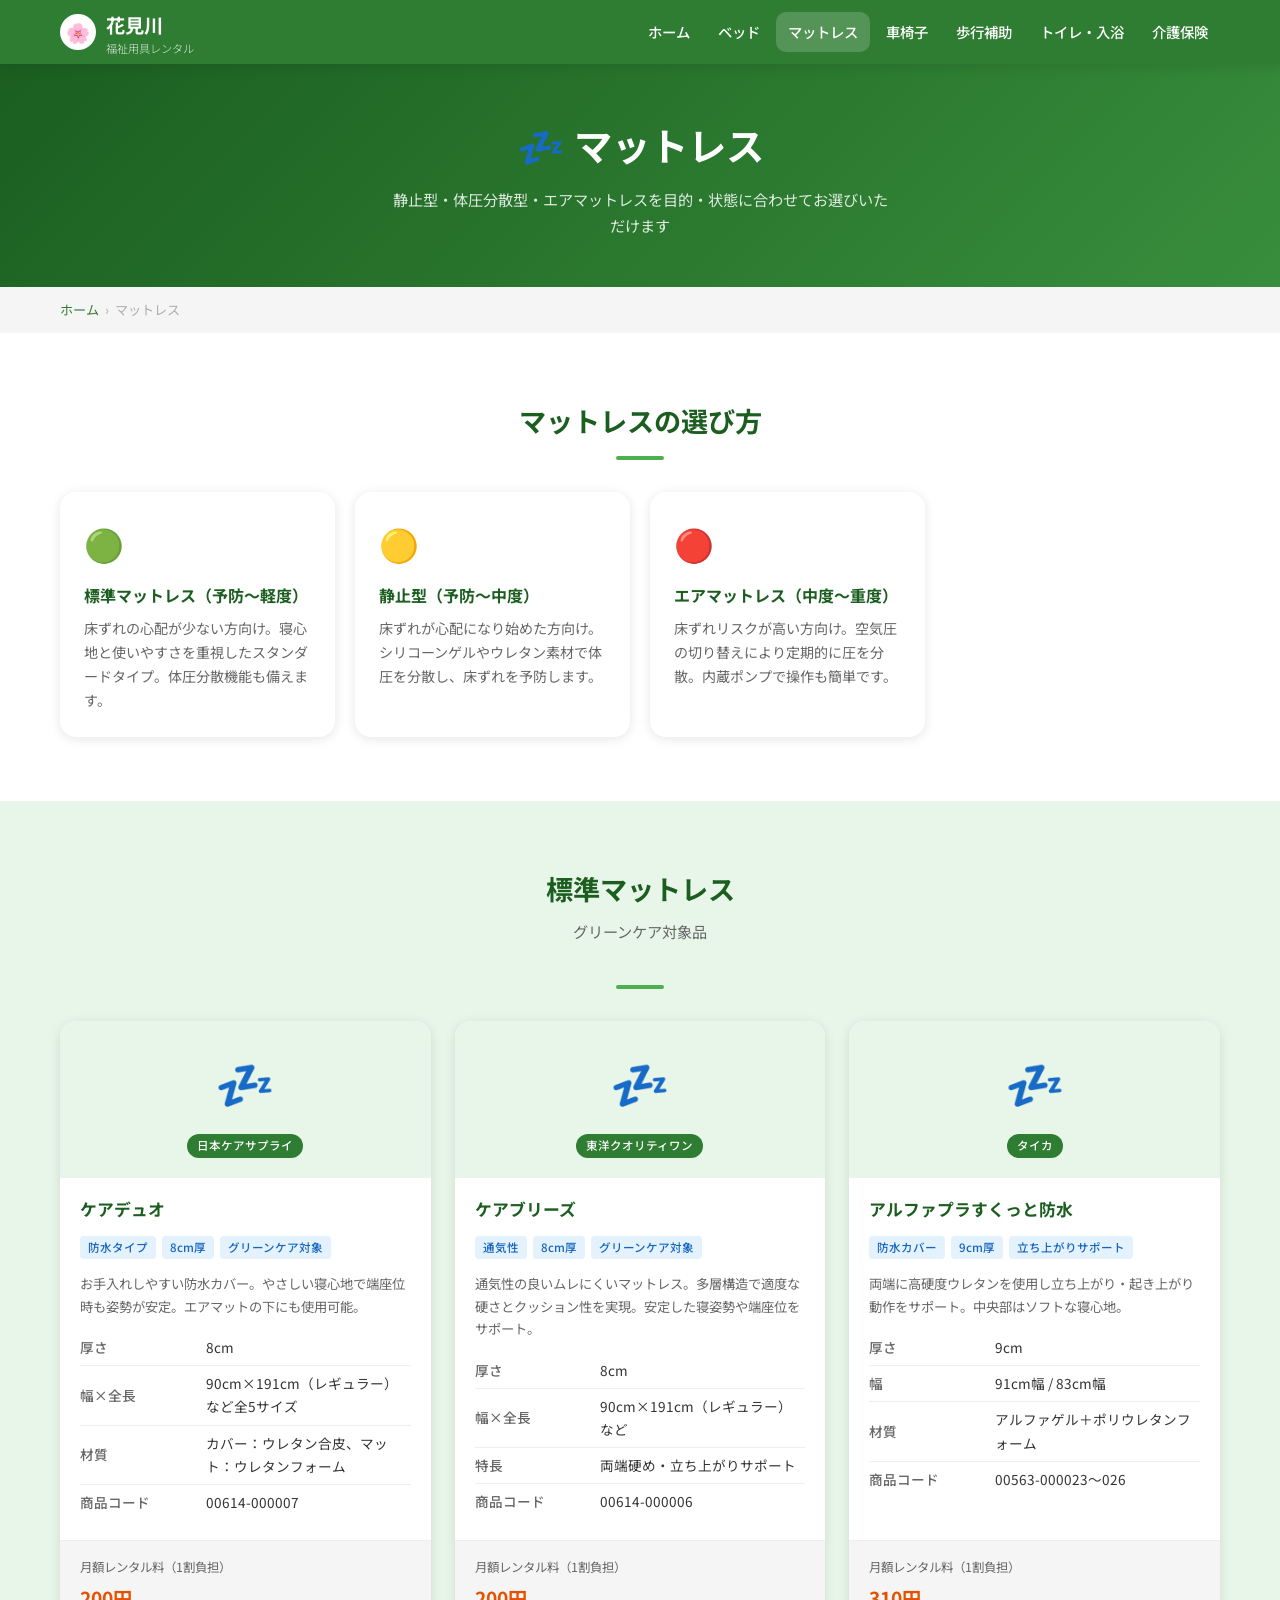
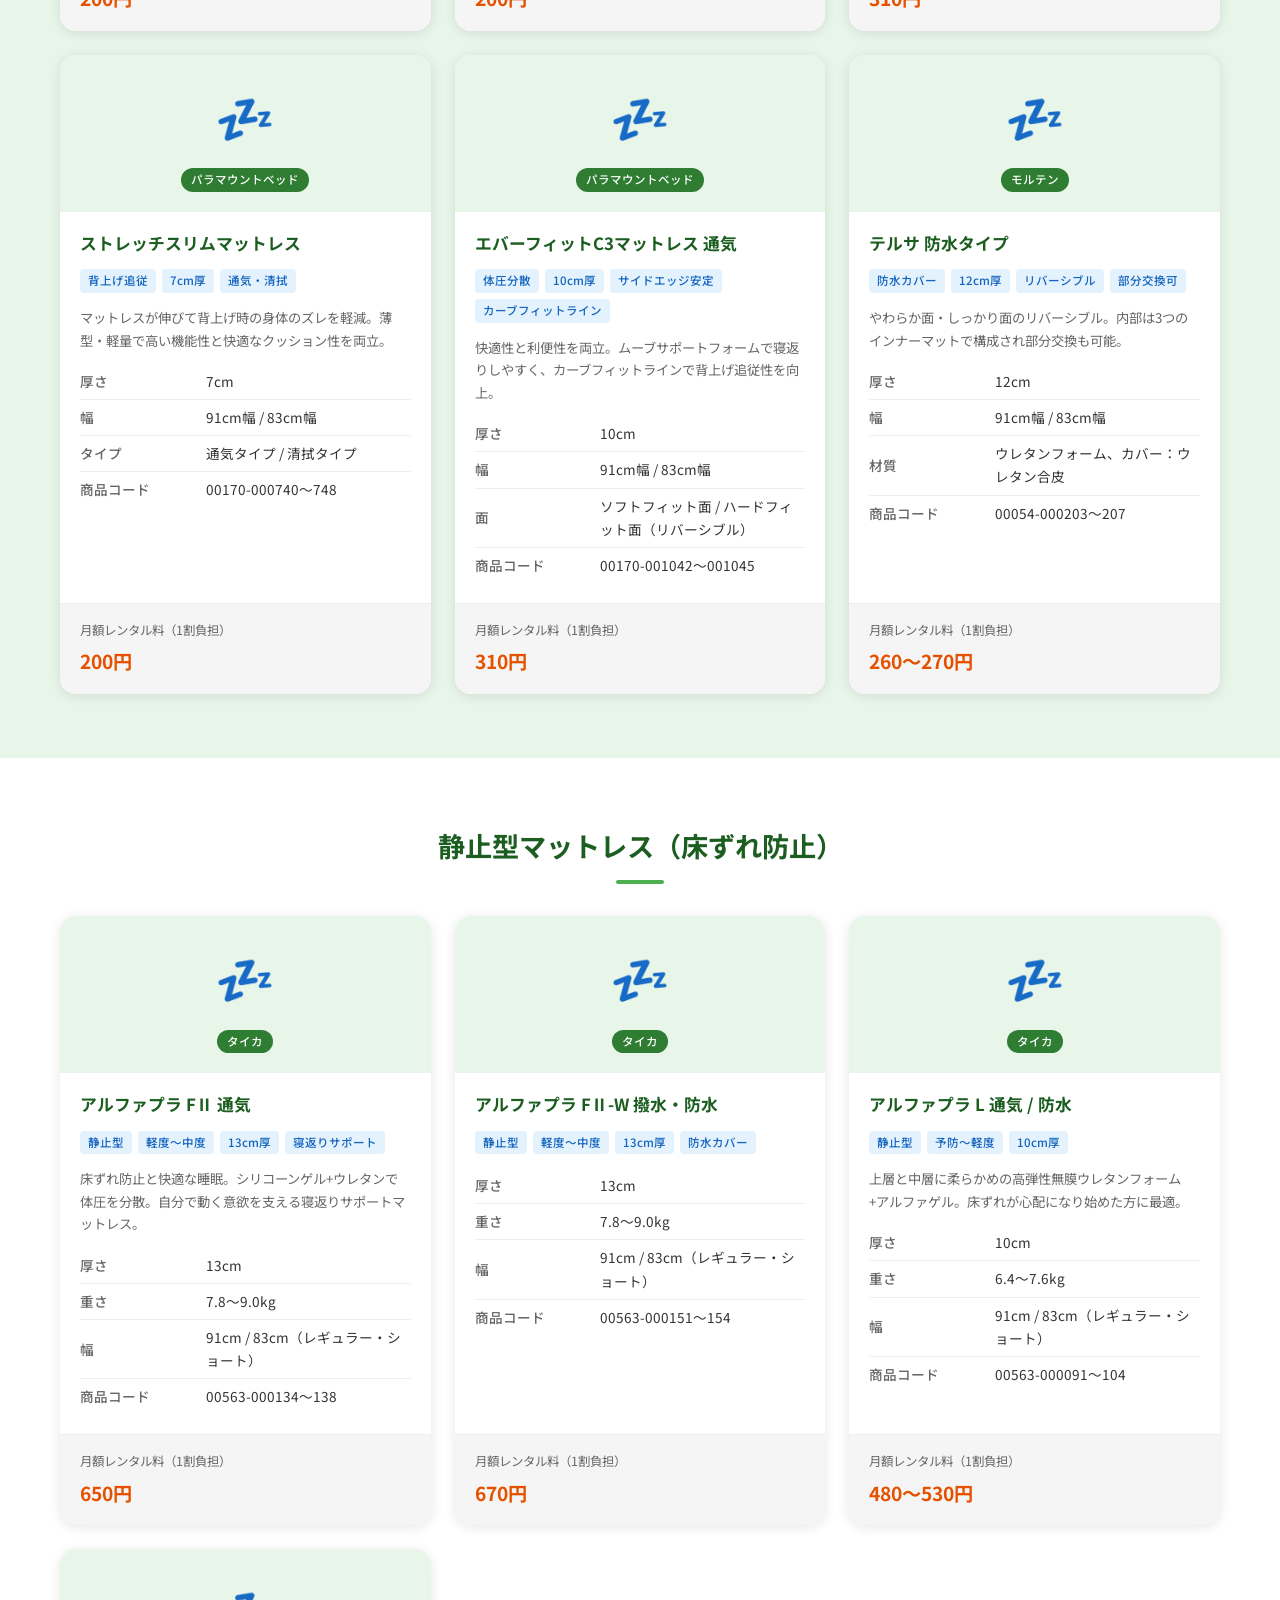
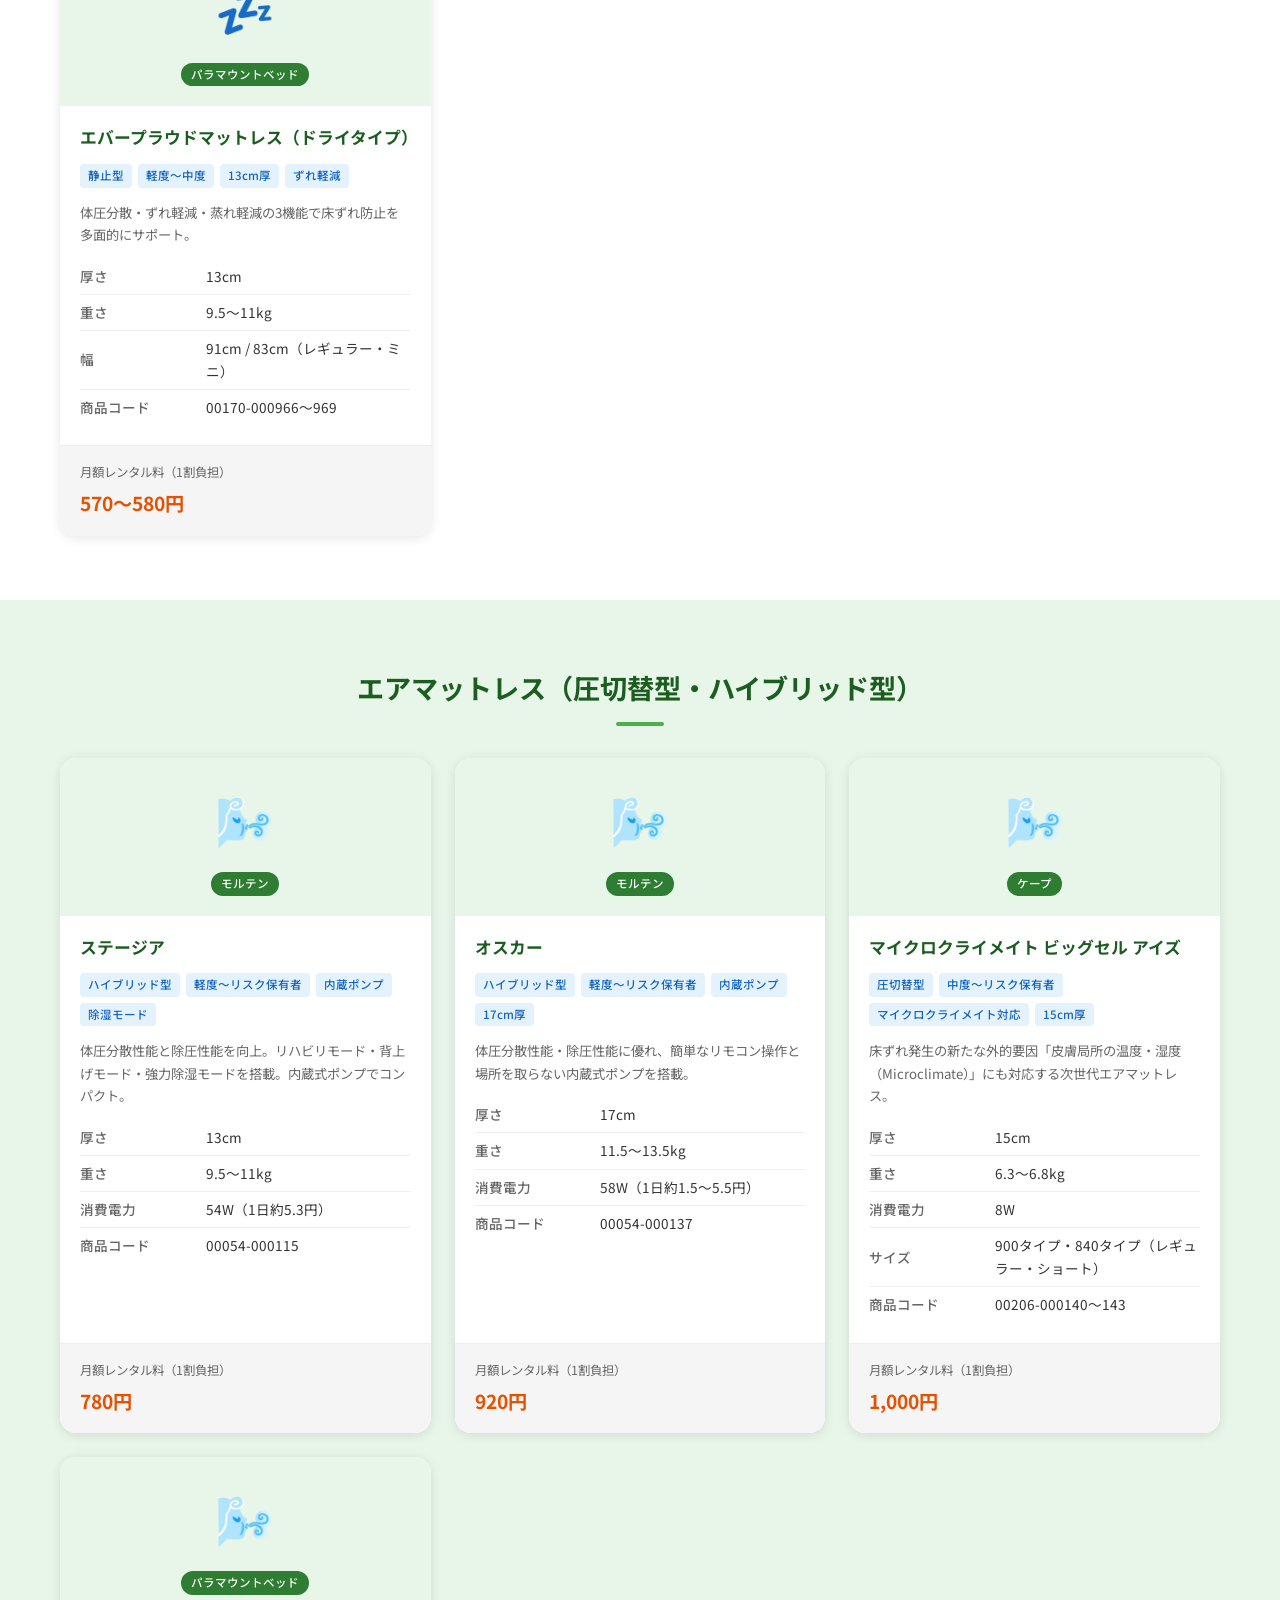
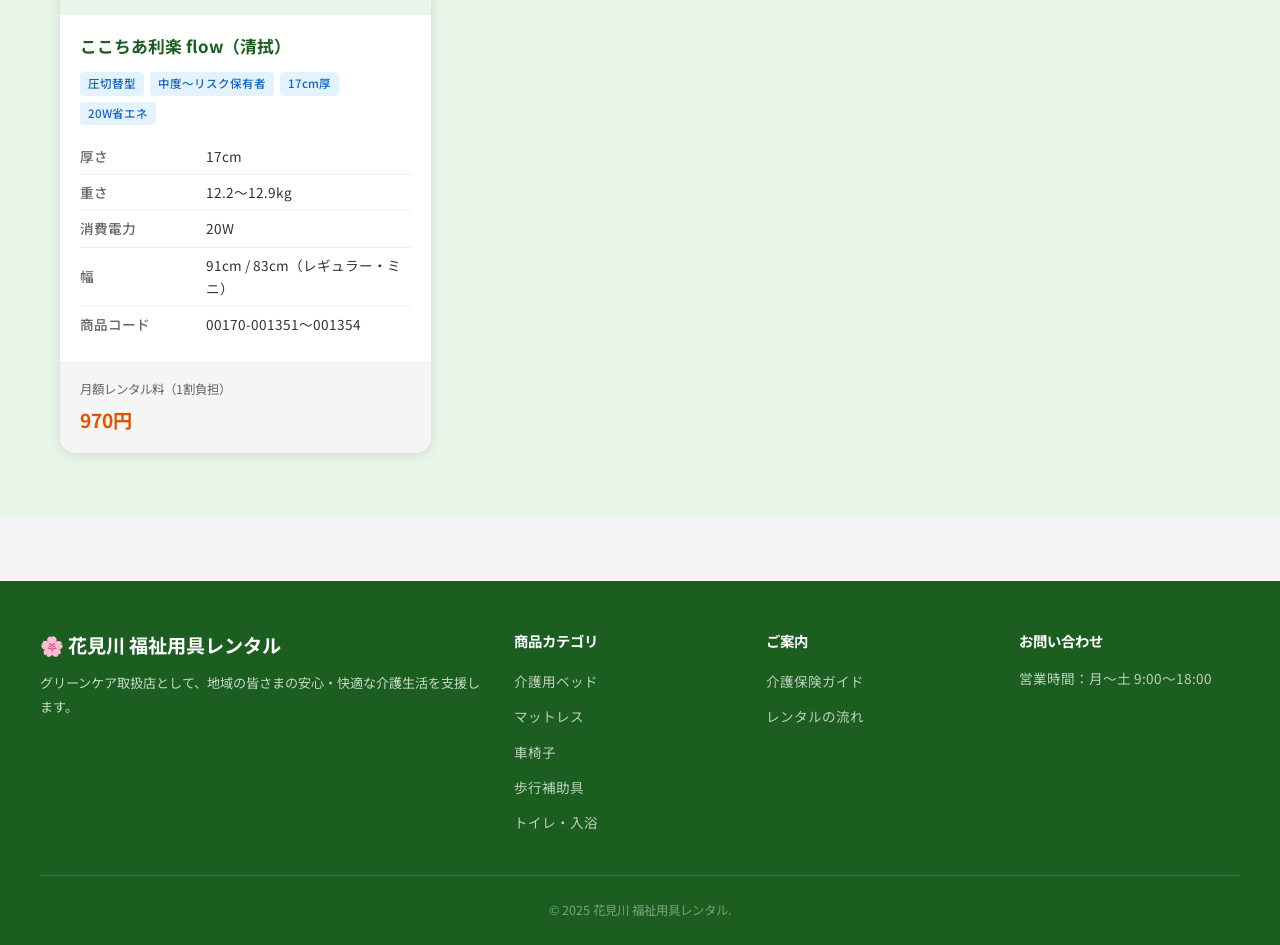
<file: pages/mattress.html>
<!DOCTYPE html>
<html lang="ja">
<head>
  <meta charset="UTF-8">
  <meta name="viewport" content="width=device-width, initial-scale=1.0">
  <title>マットレス｜花見川 福祉用具レンタル</title>
  <meta name="description" content="体圧分散・床ずれ防止・エアマットレスなど目的別に選べるマットレスを豊富にラインナップ。介護保険適用でレンタル可能。">
  <link rel="stylesheet" href="../css/style.css">
</head>
<body>

<header class="site-header">
  <div class="header-inner">
    <a href="../index.html" class="site-logo">
      <div class="logo-icon">🌸</div>
      <div><span>花見川</span><span class="logo-sub">福祉用具レンタル</span></div>
    </a>
    <button class="nav-toggle" id="navToggle">☰</button>
    <nav class="main-nav" id="mainNav">
      <a href="../index.html">ホーム</a>
      <a href="beds.html">ベッド</a>
      <a href="mattress.html" class="active">マットレス</a>
      <a href="wheelchair.html">車椅子</a>
      <a href="walking.html">歩行補助</a>
      <a href="toilet-bath.html">トイレ・入浴</a>
      <a href="insurance.html">介護保険</a>
    </nav>
  </div>
</header>

<div class="page-hero">
  <h1>💤 マットレス</h1>
  <p>静止型・体圧分散型・エアマットレスを目的・状態に合わせてお選びいただけます</p>
</div>
<div class="breadcrumb">
  <a href="../index.html">ホーム</a><span>›</span><span>マットレス</span>
</div>

<!-- 選び方ガイド -->
<div class="bg-white-section">
<div class="section">
  <h2 class="section-title">マットレスの選び方</h2>
  <div class="section-divider"></div>
  <div class="info-grid">
    <div class="info-card">
      <div class="info-card-icon">🟢</div>
      <h3>標準マットレス（予防〜軽度）</h3>
      <p>床ずれの心配が少ない方向け。寝心地と使いやすさを重視したスタンダードタイプ。体圧分散機能も備えます。</p>
    </div>
    <div class="info-card">
      <div class="info-card-icon">🟡</div>
      <h3>静止型（予防〜中度）</h3>
      <p>床ずれが心配になり始めた方向け。シリコーンゲルやウレタン素材で体圧を分散し、床ずれを予防します。</p>
    </div>
    <div class="info-card">
      <div class="info-card-icon">🔴</div>
      <h3>エアマットレス（中度〜重度）</h3>
      <p>床ずれリスクが高い方向け。空気圧の切り替えにより定期的に圧を分散。内蔵ポンプで操作も簡単です。</p>
    </div>
  </div>
</div>
</div>

<!-- 標準マットレス -->
<div class="bg-green-section">
<div class="section">
  <h2 class="section-title">標準マットレス</h2>
  <p class="section-sub">グリーンケア対象品</p>
  <div class="section-divider"></div>
  <div class="product-grid">

    <div class="product-card">
      <div class="product-card-header">
        <div class="product-emoji">💤</div>
        <span class="product-maker">日本ケアサプライ</span>
      </div>
      <div class="product-card-body">
        <h3>ケアデュオ</h3>
        <div class="product-features">
          <span class="feature-tag">防水タイプ</span>
          <span class="feature-tag">8cm厚</span>
          <span class="feature-tag">グリーンケア対象</span>
        </div>
        <p style="font-size:.83rem;color:var(--gray);margin-bottom:10px;">お手入れしやすい防水カバー。やさしい寝心地で端座位時も姿勢が安定。エアマットの下にも使用可能。</p>
        <table class="spec-table">
          <tr><th>厚さ</th><td>8cm</td></tr>
          <tr><th>幅×全長</th><td>90cm×191cm（レギュラー）など全5サイズ</td></tr>
          <tr><th>材質</th><td>カバー：ウレタン合皮、マット：ウレタンフォーム</td></tr>
          <tr><th>商品コード</th><td>00614-000007</td></tr>
        </table>
      </div>
      <div class="product-card-footer">
        <div class="price-label">月額レンタル料（1割負担）</div>
        <div class="price-row"><span class="price-main">200円</span></div>
      </div>
    </div>

    <div class="product-card">
      <div class="product-card-header">
        <div class="product-emoji">💤</div>
        <span class="product-maker">東洋クオリティワン</span>
      </div>
      <div class="product-card-body">
        <h3>ケアブリーズ</h3>
        <div class="product-features">
          <span class="feature-tag">通気性</span>
          <span class="feature-tag">8cm厚</span>
          <span class="feature-tag">グリーンケア対象</span>
        </div>
        <p style="font-size:.83rem;color:var(--gray);margin-bottom:10px;">通気性の良いムレにくいマットレス。多層構造で適度な硬さとクッション性を実現。安定した寝姿勢や端座位をサポート。</p>
        <table class="spec-table">
          <tr><th>厚さ</th><td>8cm</td></tr>
          <tr><th>幅×全長</th><td>90cm×191cm（レギュラー）など</td></tr>
          <tr><th>特長</th><td>両端硬め・立ち上がりサポート</td></tr>
          <tr><th>商品コード</th><td>00614-000006</td></tr>
        </table>
      </div>
      <div class="product-card-footer">
        <div class="price-label">月額レンタル料（1割負担）</div>
        <div class="price-row"><span class="price-main">200円</span></div>
      </div>
    </div>

    <div class="product-card">
      <div class="product-card-header">
        <div class="product-emoji">💤</div>
        <span class="product-maker">タイカ</span>
      </div>
      <div class="product-card-body">
        <h3>アルファプラすくっと防水</h3>
        <div class="product-features">
          <span class="feature-tag">防水カバー</span>
          <span class="feature-tag">9cm厚</span>
          <span class="feature-tag">立ち上がりサポート</span>
        </div>
        <p style="font-size:.83rem;color:var(--gray);margin-bottom:10px;">両端に高硬度ウレタンを使用し立ち上がり・起き上がり動作をサポート。中央部はソフトな寝心地。</p>
        <table class="spec-table">
          <tr><th>厚さ</th><td>9cm</td></tr>
          <tr><th>幅</th><td>91cm幅 / 83cm幅</td></tr>
          <tr><th>材質</th><td>アルファゲル＋ポリウレタンフォーム</td></tr>
          <tr><th>商品コード</th><td>00563-000023〜026</td></tr>
        </table>
      </div>
      <div class="product-card-footer">
        <div class="price-label">月額レンタル料（1割負担）</div>
        <div class="price-row"><span class="price-main">310円</span></div>
      </div>
    </div>

    <div class="product-card">
      <div class="product-card-header">
        <div class="product-emoji">💤</div>
        <span class="product-maker">パラマウントベッド</span>
      </div>
      <div class="product-card-body">
        <h3>ストレッチスリムマットレス</h3>
        <div class="product-features">
          <span class="feature-tag">背上げ追従</span>
          <span class="feature-tag">7cm厚</span>
          <span class="feature-tag">通気・清拭</span>
        </div>
        <p style="font-size:.83rem;color:var(--gray);margin-bottom:10px;">マットレスが伸びて背上げ時の身体のズレを軽減。薄型・軽量で高い機能性と快適なクッション性を両立。</p>
        <table class="spec-table">
          <tr><th>厚さ</th><td>7cm</td></tr>
          <tr><th>幅</th><td>91cm幅 / 83cm幅</td></tr>
          <tr><th>タイプ</th><td>通気タイプ / 清拭タイプ</td></tr>
          <tr><th>商品コード</th><td>00170-000740〜748</td></tr>
        </table>
      </div>
      <div class="product-card-footer">
        <div class="price-label">月額レンタル料（1割負担）</div>
        <div class="price-row"><span class="price-main">200円</span></div>
      </div>
    </div>

    <div class="product-card">
      <div class="product-card-header">
        <div class="product-emoji">💤</div>
        <span class="product-maker">パラマウントベッド</span>
      </div>
      <div class="product-card-body">
        <h3>エバーフィットC3マットレス 通気</h3>
        <div class="product-features">
          <span class="feature-tag">体圧分散</span>
          <span class="feature-tag">10cm厚</span>
          <span class="feature-tag">サイドエッジ安定</span>
          <span class="feature-tag">カーブフィットライン</span>
        </div>
        <p style="font-size:.83rem;color:var(--gray);margin-bottom:10px;">快適性と利便性を両立。ムーブサポートフォームで寝返りしやすく、カーブフィットラインで背上げ追従性を向上。</p>
        <table class="spec-table">
          <tr><th>厚さ</th><td>10cm</td></tr>
          <tr><th>幅</th><td>91cm幅 / 83cm幅</td></tr>
          <tr><th>面</th><td>ソフトフィット面 / ハードフィット面（リバーシブル）</td></tr>
          <tr><th>商品コード</th><td>00170-001042〜001045</td></tr>
        </table>
      </div>
      <div class="product-card-footer">
        <div class="price-label">月額レンタル料（1割負担）</div>
        <div class="price-row"><span class="price-main">310円</span></div>
      </div>
    </div>

    <div class="product-card">
      <div class="product-card-header">
        <div class="product-emoji">💤</div>
        <span class="product-maker">モルテン</span>
      </div>
      <div class="product-card-body">
        <h3>テルサ 防水タイプ</h3>
        <div class="product-features">
          <span class="feature-tag">防水カバー</span>
          <span class="feature-tag">12cm厚</span>
          <span class="feature-tag">リバーシブル</span>
          <span class="feature-tag">部分交換可</span>
        </div>
        <p style="font-size:.83rem;color:var(--gray);margin-bottom:10px;">やわらか面・しっかり面のリバーシブル。内部は3つのインナーマットで構成され部分交換も可能。</p>
        <table class="spec-table">
          <tr><th>厚さ</th><td>12cm</td></tr>
          <tr><th>幅</th><td>91cm幅 / 83cm幅</td></tr>
          <tr><th>材質</th><td>ウレタンフォーム、カバー：ウレタン合皮</td></tr>
          <tr><th>商品コード</th><td>00054-000203〜207</td></tr>
        </table>
      </div>
      <div class="product-card-footer">
        <div class="price-label">月額レンタル料（1割負担）</div>
        <div class="price-row"><span class="price-main">260〜270円</span></div>
      </div>
    </div>

  </div>
</div>
</div>

<!-- 静止型（床ずれ防止） -->
<div class="bg-white-section">
<div class="section">
  <h2 class="section-title">静止型マットレス（床ずれ防止）</h2>
  <div class="section-divider"></div>
  <div class="product-grid">

    <div class="product-card">
      <div class="product-card-header">
        <div class="product-emoji">💤</div>
        <span class="product-maker">タイカ</span>
      </div>
      <div class="product-card-body">
        <h3>アルファプラ FⅡ 通気</h3>
        <div class="product-features">
          <span class="feature-tag">静止型</span>
          <span class="feature-tag">軽度〜中度</span>
          <span class="feature-tag">13cm厚</span>
          <span class="feature-tag">寝返りサポート</span>
        </div>
        <p style="font-size:.83rem;color:var(--gray);margin-bottom:10px;">床ずれ防止と快適な睡眠。シリコーンゲル+ウレタンで体圧を分散。自分で動く意欲を支える寝返りサポートマットレス。</p>
        <table class="spec-table">
          <tr><th>厚さ</th><td>13cm</td></tr>
          <tr><th>重さ</th><td>7.8〜9.0kg</td></tr>
          <tr><th>幅</th><td>91cm / 83cm（レギュラー・ショート）</td></tr>
          <tr><th>商品コード</th><td>00563-000134〜138</td></tr>
        </table>
      </div>
      <div class="product-card-footer">
        <div class="price-label">月額レンタル料（1割負担）</div>
        <div class="price-row"><span class="price-main">650円</span></div>
      </div>
    </div>

    <div class="product-card">
      <div class="product-card-header">
        <div class="product-emoji">💤</div>
        <span class="product-maker">タイカ</span>
      </div>
      <div class="product-card-body">
        <h3>アルファプラ FⅡ-W 撥水・防水</h3>
        <div class="product-features">
          <span class="feature-tag">静止型</span>
          <span class="feature-tag">軽度〜中度</span>
          <span class="feature-tag">13cm厚</span>
          <span class="feature-tag">防水カバー</span>
        </div>
        <table class="spec-table">
          <tr><th>厚さ</th><td>13cm</td></tr>
          <tr><th>重さ</th><td>7.8〜9.0kg</td></tr>
          <tr><th>幅</th><td>91cm / 83cm（レギュラー・ショート）</td></tr>
          <tr><th>商品コード</th><td>00563-000151〜154</td></tr>
        </table>
      </div>
      <div class="product-card-footer">
        <div class="price-label">月額レンタル料（1割負担）</div>
        <div class="price-row"><span class="price-main">670円</span></div>
      </div>
    </div>

    <div class="product-card">
      <div class="product-card-header">
        <div class="product-emoji">💤</div>
        <span class="product-maker">タイカ</span>
      </div>
      <div class="product-card-body">
        <h3>アルファプラ L 通気 / 防水</h3>
        <div class="product-features">
          <span class="feature-tag">静止型</span>
          <span class="feature-tag">予防〜軽度</span>
          <span class="feature-tag">10cm厚</span>
        </div>
        <p style="font-size:.83rem;color:var(--gray);margin-bottom:10px;">上層と中層に柔らかめの高弾性無膜ウレタンフォーム+アルファゲル。床ずれが心配になり始めた方に最適。</p>
        <table class="spec-table">
          <tr><th>厚さ</th><td>10cm</td></tr>
          <tr><th>重さ</th><td>6.4〜7.6kg</td></tr>
          <tr><th>幅</th><td>91cm / 83cm（レギュラー・ショート）</td></tr>
          <tr><th>商品コード</th><td>00563-000091〜104</td></tr>
        </table>
      </div>
      <div class="product-card-footer">
        <div class="price-label">月額レンタル料（1割負担）</div>
        <div class="price-row"><span class="price-main">480〜530円</span></div>
      </div>
    </div>

    <div class="product-card">
      <div class="product-card-header">
        <div class="product-emoji">💤</div>
        <span class="product-maker">パラマウントベッド</span>
      </div>
      <div class="product-card-body">
        <h3>エバープラウドマットレス（ドライタイプ）</h3>
        <div class="product-features">
          <span class="feature-tag">静止型</span>
          <span class="feature-tag">軽度〜中度</span>
          <span class="feature-tag">13cm厚</span>
          <span class="feature-tag">ずれ軽減</span>
        </div>
        <p style="font-size:.83rem;color:var(--gray);margin-bottom:10px;">体圧分散・ずれ軽減・蒸れ軽減の3機能で床ずれ防止を多面的にサポート。</p>
        <table class="spec-table">
          <tr><th>厚さ</th><td>13cm</td></tr>
          <tr><th>重さ</th><td>9.5〜11kg</td></tr>
          <tr><th>幅</th><td>91cm / 83cm（レギュラー・ミニ）</td></tr>
          <tr><th>商品コード</th><td>00170-000966〜969</td></tr>
        </table>
      </div>
      <div class="product-card-footer">
        <div class="price-label">月額レンタル料（1割負担）</div>
        <div class="price-row"><span class="price-main">570〜580円</span></div>
      </div>
    </div>

  </div>
</div>
</div>

<!-- エアマットレス -->
<div class="bg-green-section">
<div class="section">
  <h2 class="section-title">エアマットレス（圧切替型・ハイブリッド型）</h2>
  <div class="section-divider"></div>
  <div class="product-grid">

    <div class="product-card">
      <div class="product-card-header">
        <div class="product-emoji">🌬️</div>
        <span class="product-maker">モルテン</span>
      </div>
      <div class="product-card-body">
        <h3>ステージア</h3>
        <div class="product-features">
          <span class="feature-tag">ハイブリッド型</span>
          <span class="feature-tag">軽度〜リスク保有者</span>
          <span class="feature-tag">内蔵ポンプ</span>
          <span class="feature-tag">除湿モード</span>
        </div>
        <p style="font-size:.83rem;color:var(--gray);margin-bottom:10px;">体圧分散性能と除圧性能を向上。リハビリモード・背上げモード・強力除湿モードを搭載。内蔵式ポンプでコンパクト。</p>
        <table class="spec-table">
          <tr><th>厚さ</th><td>13cm</td></tr>
          <tr><th>重さ</th><td>9.5〜11kg</td></tr>
          <tr><th>消費電力</th><td>54W（1日約5.3円）</td></tr>
          <tr><th>商品コード</th><td>00054-000115</td></tr>
        </table>
      </div>
      <div class="product-card-footer">
        <div class="price-label">月額レンタル料（1割負担）</div>
        <div class="price-row"><span class="price-main">780円</span></div>
      </div>
    </div>

    <div class="product-card">
      <div class="product-card-header">
        <div class="product-emoji">🌬️</div>
        <span class="product-maker">モルテン</span>
      </div>
      <div class="product-card-body">
        <h3>オスカー</h3>
        <div class="product-features">
          <span class="feature-tag">ハイブリッド型</span>
          <span class="feature-tag">軽度〜リスク保有者</span>
          <span class="feature-tag">内蔵ポンプ</span>
          <span class="feature-tag">17cm厚</span>
        </div>
        <p style="font-size:.83rem;color:var(--gray);margin-bottom:10px;">体圧分散性能・除圧性能に優れ、簡単なリモコン操作と場所を取らない内蔵式ポンプを搭載。</p>
        <table class="spec-table">
          <tr><th>厚さ</th><td>17cm</td></tr>
          <tr><th>重さ</th><td>11.5〜13.5kg</td></tr>
          <tr><th>消費電力</th><td>58W（1日約1.5〜5.5円）</td></tr>
          <tr><th>商品コード</th><td>00054-000137</td></tr>
        </table>
      </div>
      <div class="product-card-footer">
        <div class="price-label">月額レンタル料（1割負担）</div>
        <div class="price-row"><span class="price-main">920円</span></div>
      </div>
    </div>

    <div class="product-card">
      <div class="product-card-header">
        <div class="product-emoji">🌬️</div>
        <span class="product-maker">ケープ</span>
      </div>
      <div class="product-card-body">
        <h3>マイクロクライメイト ビッグセル アイズ</h3>
        <div class="product-features">
          <span class="feature-tag">圧切替型</span>
          <span class="feature-tag">中度〜リスク保有者</span>
          <span class="feature-tag">マイクロクライメイト対応</span>
          <span class="feature-tag">15cm厚</span>
        </div>
        <p style="font-size:.83rem;color:var(--gray);margin-bottom:10px;">床ずれ発生の新たな外的要因「皮膚局所の温度・湿度（Microclimate）」にも対応する次世代エアマットレス。</p>
        <table class="spec-table">
          <tr><th>厚さ</th><td>15cm</td></tr>
          <tr><th>重さ</th><td>6.3〜6.8kg</td></tr>
          <tr><th>消費電力</th><td>8W</td></tr>
          <tr><th>サイズ</th><td>900タイプ・840タイプ（レギュラー・ショート）</td></tr>
          <tr><th>商品コード</th><td>00206-000140〜143</td></tr>
        </table>
      </div>
      <div class="product-card-footer">
        <div class="price-label">月額レンタル料（1割負担）</div>
        <div class="price-row"><span class="price-main">1,000円</span></div>
      </div>
    </div>

    <div class="product-card">
      <div class="product-card-header">
        <div class="product-emoji">🌬️</div>
        <span class="product-maker">パラマウントベッド</span>
      </div>
      <div class="product-card-body">
        <h3>ここちあ利楽 flow（清拭）</h3>
        <div class="product-features">
          <span class="feature-tag">圧切替型</span>
          <span class="feature-tag">中度〜リスク保有者</span>
          <span class="feature-tag">17cm厚</span>
          <span class="feature-tag">20W省エネ</span>
        </div>
        <table class="spec-table">
          <tr><th>厚さ</th><td>17cm</td></tr>
          <tr><th>重さ</th><td>12.2〜12.9kg</td></tr>
          <tr><th>消費電力</th><td>20W</td></tr>
          <tr><th>幅</th><td>91cm / 83cm（レギュラー・ミニ）</td></tr>
          <tr><th>商品コード</th><td>00170-001351〜001354</td></tr>
        </table>
      </div>
      <div class="product-card-footer">
        <div class="price-label">月額レンタル料（1割負担）</div>
        <div class="price-row"><span class="price-main">970円</span></div>
      </div>
    </div>

  </div>
</div>
</div>

<footer class="site-footer">
  <div class="footer-inner">
    <div class="footer-grid">
      <div class="footer-brand">
        <div class="logo-text">🌸 花見川 福祉用具レンタル</div>
        <p>グリーンケア取扱店として、地域の皆さまの安心・快適な介護生活を支援します。</p>
      </div>
      <div class="footer-col">
        <h4>商品カテゴリ</h4>
        <ul>
          <li><a href="beds.html">介護用ベッド</a></li>
          <li><a href="mattress.html">マットレス</a></li>
          <li><a href="wheelchair.html">車椅子</a></li>
          <li><a href="walking.html">歩行補助具</a></li>
          <li><a href="toilet-bath.html">トイレ・入浴</a></li>
        </ul>
      </div>
      <div class="footer-col">
        <h4>ご案内</h4>
        <ul>
          <li><a href="insurance.html">介護保険ガイド</a></li>
          <li><a href="insurance.html#flow">レンタルの流れ</a></li>
        </ul>
      </div>
      <div class="footer-col">
        <h4>お問い合わせ</h4>
        <ul><li style="color:rgba(255,255,255,.7);font-size:.85rem;">営業時間：月〜土 9:00〜18:00</li></ul>
      </div>
    </div>
    <div class="footer-bottom"><p>© 2025 花見川 福祉用具レンタル.</p></div>
  </div>
</footer>
<script src="../js/app.js"></script>
</body>
</html>
</file>
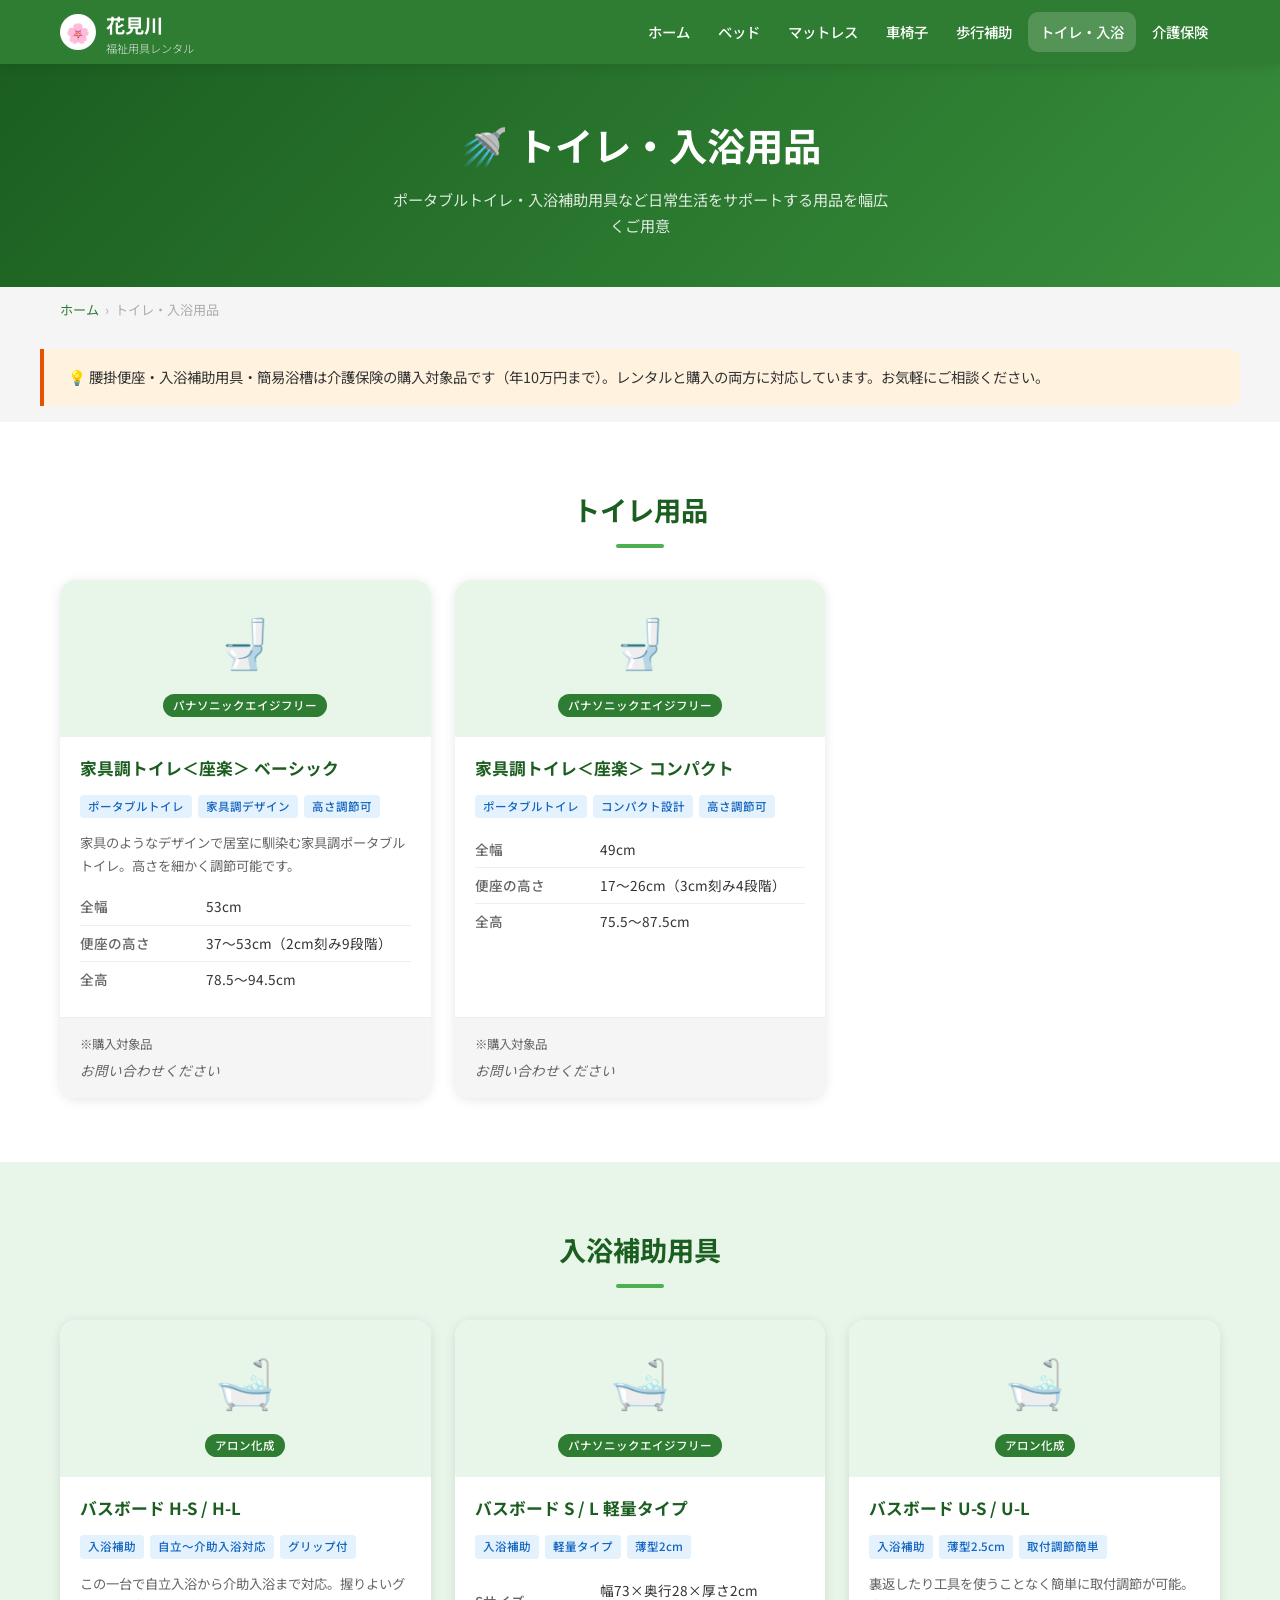
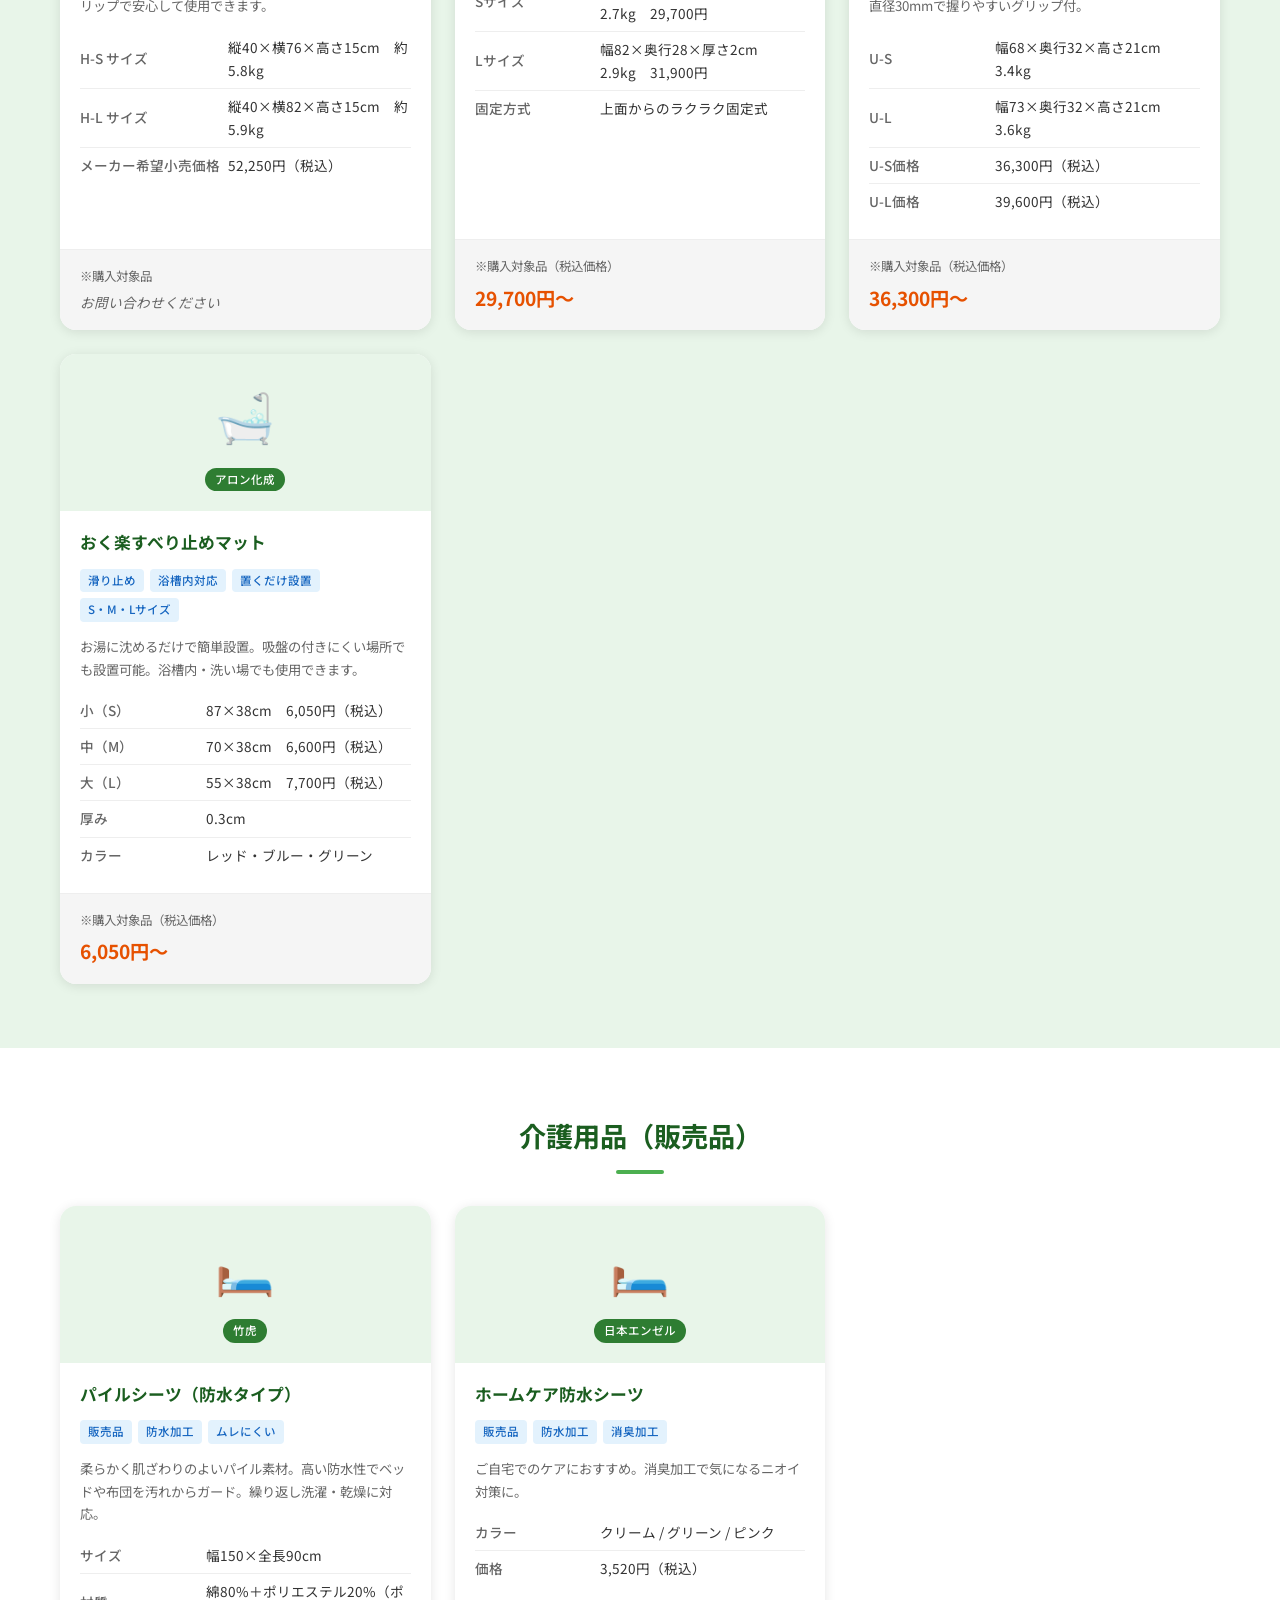
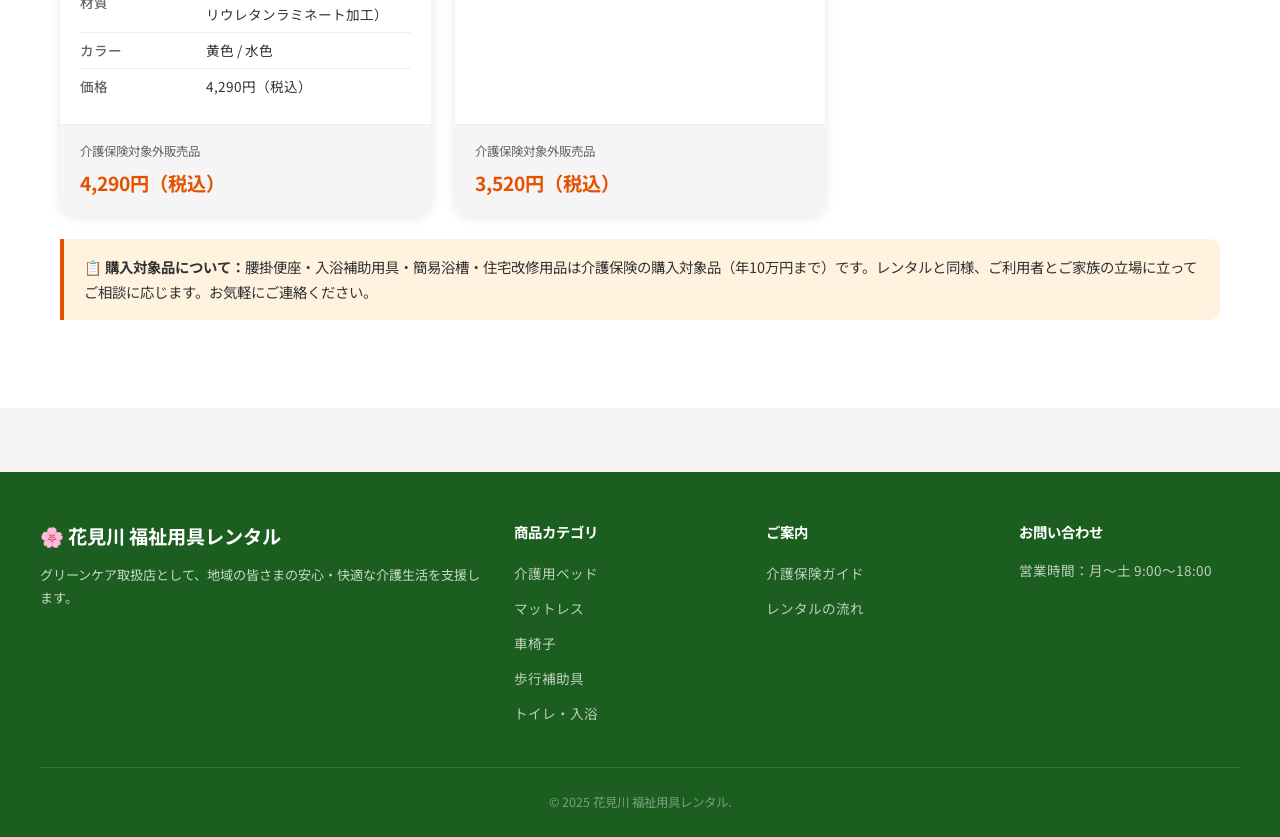
<file: pages/toilet-bath.html>
<!DOCTYPE html>
<html lang="ja">
<head>
  <meta charset="UTF-8">
  <meta name="viewport" content="width=device-width, initial-scale=1.0">
  <title>トイレ・入浴用品｜花見川 福祉用具レンタル</title>
  <meta name="description" content="ポータブルトイレ・シャワーチェア・バスボード・入浴補助用具を介護保険適用でレンタル。">
  <link rel="stylesheet" href="../css/style.css">
</head>
<body>

<header class="site-header">
  <div class="header-inner">
    <a href="../index.html" class="site-logo">
      <div class="logo-icon">🌸</div>
      <div><span>花見川</span><span class="logo-sub">福祉用具レンタル</span></div>
    </a>
    <button class="nav-toggle" id="navToggle">☰</button>
    <nav class="main-nav" id="mainNav">
      <a href="../index.html">ホーム</a>
      <a href="beds.html">ベッド</a>
      <a href="mattress.html">マットレス</a>
      <a href="wheelchair.html">車椅子</a>
      <a href="walking.html">歩行補助</a>
      <a href="toilet-bath.html" class="active">トイレ・入浴</a>
      <a href="insurance.html">介護保険</a>
    </nav>
  </div>
</header>

<div class="page-hero">
  <h1>🚿 トイレ・入浴用品</h3>
  <p>ポータブルトイレ・入浴補助用具など日常生活をサポートする用品を幅広くご用意</p>
</div>
<div class="breadcrumb">
  <a href="../index.html">ホーム</a><span>›</span><span>トイレ・入浴用品</span>
</div>

<div class="info-banner" style="max-width:1200px;margin:16px auto;padding:16px 24px;">
  💡 腰掛便座・入浴補助用具・簡易浴槽は介護保険の購入対象品です（年10万円まで）。レンタルと購入の両方に対応しています。お気軽にご相談ください。
</div>

<!-- トイレ用品 -->
<div class="bg-white-section">
<div class="section">
  <h2 class="section-title">トイレ用品</h2>
  <div class="section-divider"></div>
  <div class="product-grid">

    <div class="product-card">
      <div class="product-card-header">
        <div class="product-emoji">🚽</div>
        <span class="product-maker">パナソニックエイジフリー</span>
      </div>
      <div class="product-card-body">
        <h3>家具調トイレ＜座楽＞ ベーシック</h3>
        <div class="product-features">
          <span class="feature-tag">ポータブルトイレ</span>
          <span class="feature-tag">家具調デザイン</span>
          <span class="feature-tag">高さ調節可</span>
        </div>
        <p style="font-size:.83rem;color:var(--gray);margin-bottom:10px;">家具のようなデザインで居室に馴染む家具調ポータブルトイレ。高さを細かく調節可能です。</p>
        <table class="spec-table">
          <tr><th>全幅</th><td>53cm</td></tr>
          <tr><th>便座の高さ</th><td>37〜53cm（2cm刻み9段階）</td></tr>
          <tr><th>全高</th><td>78.5〜94.5cm</td></tr>
        </table>
      </div>
      <div class="product-card-footer">
        <div class="price-label">※購入対象品</div>
        <div class="price-row"><span class="price-tbd">お問い合わせください</span></div>
      </div>
    </div>

    <div class="product-card">
      <div class="product-card-header">
        <div class="product-emoji">🚽</div>
        <span class="product-maker">パナソニックエイジフリー</span>
      </div>
      <div class="product-card-body">
        <h3>家具調トイレ＜座楽＞ コンパクト</h3>
        <div class="product-features">
          <span class="feature-tag">ポータブルトイレ</span>
          <span class="feature-tag">コンパクト設計</span>
          <span class="feature-tag">高さ調節可</span>
        </div>
        <table class="spec-table">
          <tr><th>全幅</th><td>49cm</td></tr>
          <tr><th>便座の高さ</th><td>17〜26cm（3cm刻み4段階）</td></tr>
          <tr><th>全高</th><td>75.5〜87.5cm</td></tr>
        </table>
      </div>
      <div class="product-card-footer">
        <div class="price-label">※購入対象品</div>
        <div class="price-row"><span class="price-tbd">お問い合わせください</span></div>
      </div>
    </div>

  </div>
</div>
</div>

<!-- 入浴補助用具 -->
<div class="bg-green-section">
<div class="section">
  <h2 class="section-title">入浴補助用具</h2>
  <div class="section-divider"></div>
  <div class="product-grid">

    <div class="product-card">
      <div class="product-card-header">
        <div class="product-emoji">🛁</div>
        <span class="product-maker">アロン化成</span>
      </div>
      <div class="product-card-body">
        <h3>バスボード H-S / H-L</h3>
        <div class="product-features">
          <span class="feature-tag">入浴補助</span>
          <span class="feature-tag">自立〜介助入浴対応</span>
          <span class="feature-tag">グリップ付</span>
        </div>
        <p style="font-size:.83rem;color:var(--gray);margin-bottom:10px;">この一台で自立入浴から介助入浴まで対応。握りよいグリップで安心して使用できます。</p>
        <table class="spec-table">
          <tr><th>H-S サイズ</th><td>縦40×横76×高さ15cm　約5.8kg</td></tr>
          <tr><th>H-L サイズ</th><td>縦40×横82×高さ15cm　約5.9kg</td></tr>
          <tr><th>メーカー希望小売価格</th><td>52,250円（税込）</td></tr>
        </table>
      </div>
      <div class="product-card-footer">
        <div class="price-label">※購入対象品</div>
        <div class="price-row"><span class="price-tbd">お問い合わせください</span></div>
      </div>
    </div>

    <div class="product-card">
      <div class="product-card-header">
        <div class="product-emoji">🛁</div>
        <span class="product-maker">パナソニックエイジフリー</span>
      </div>
      <div class="product-card-body">
        <h3>バスボード S / L 軽量タイプ</h3>
        <div class="product-features">
          <span class="feature-tag">入浴補助</span>
          <span class="feature-tag">軽量タイプ</span>
          <span class="feature-tag">薄型2cm</span>
        </div>
        <table class="spec-table">
          <tr><th>Sサイズ</th><td>幅73×奥行28×厚さ2cm　2.7kg　29,700円</td></tr>
          <tr><th>Lサイズ</th><td>幅82×奥行28×厚さ2cm　2.9kg　31,900円</td></tr>
          <tr><th>固定方式</th><td>上面からのラクラク固定式</td></tr>
        </table>
      </div>
      <div class="product-card-footer">
        <div class="price-label">※購入対象品（税込価格）</div>
        <div class="price-row"><span class="price-main">29,700円〜</span></div>
      </div>
    </div>

    <div class="product-card">
      <div class="product-card-header">
        <div class="product-emoji">🛁</div>
        <span class="product-maker">アロン化成</span>
      </div>
      <div class="product-card-body">
        <h3>バスボード U-S / U-L</h3>
        <div class="product-features">
          <span class="feature-tag">入浴補助</span>
          <span class="feature-tag">薄型2.5cm</span>
          <span class="feature-tag">取付調節簡単</span>
        </div>
        <p style="font-size:.83rem;color:var(--gray);margin-bottom:10px;">裏返したり工具を使うことなく簡単に取付調節が可能。直径30mmで握りやすいグリップ付。</p>
        <table class="spec-table">
          <tr><th>U-S</th><td>幅68×奥行32×高さ21cm　3.4kg</td></tr>
          <tr><th>U-L</th><td>幅73×奥行32×高さ21cm　3.6kg</td></tr>
          <tr><th>U-S価格</th><td>36,300円（税込）</td></tr>
          <tr><th>U-L価格</th><td>39,600円（税込）</td></tr>
        </table>
      </div>
      <div class="product-card-footer">
        <div class="price-label">※購入対象品（税込価格）</div>
        <div class="price-row"><span class="price-main">36,300円〜</span></div>
      </div>
    </div>

    <div class="product-card">
      <div class="product-card-header">
        <div class="product-emoji">🛁</div>
        <span class="product-maker">アロン化成</span>
      </div>
      <div class="product-card-body">
        <h3>おく楽すべり止めマット</h3>
        <div class="product-features">
          <span class="feature-tag">滑り止め</span>
          <span class="feature-tag">浴槽内対応</span>
          <span class="feature-tag">置くだけ設置</span>
          <span class="feature-tag">S・M・Lサイズ</span>
        </div>
        <p style="font-size:.83rem;color:var(--gray);margin-bottom:10px;">お湯に沈めるだけで簡単設置。吸盤の付きにくい場所でも設置可能。浴槽内・洗い場でも使用できます。</p>
        <table class="spec-table">
          <tr><th>小（S）</th><td>87×38cm　6,050円（税込）</td></tr>
          <tr><th>中（M）</th><td>70×38cm　6,600円（税込）</td></tr>
          <tr><th>大（L）</th><td>55×38cm　7,700円（税込）</td></tr>
          <tr><th>厚み</th><td>0.3cm</td></tr>
          <tr><th>カラー</th><td>レッド・ブルー・グリーン</td></tr>
        </table>
      </div>
      <div class="product-card-footer">
        <div class="price-label">※購入対象品（税込価格）</div>
        <div class="price-row"><span class="price-main">6,050円〜</span></div>
      </div>
    </div>

  </div>
</div>
</div>

<!-- 介護用品（販売品） -->
<div class="bg-white-section">
<div class="section">
  <h2 class="section-title">介護用品（販売品）</h2>
  <div class="section-divider"></div>
  <div class="product-grid">

    <div class="product-card">
      <div class="product-card-header">
        <div class="product-emoji">🛏️</div>
        <span class="product-maker">竹虎</span>
      </div>
      <div class="product-card-body">
        <h3>パイルシーツ（防水タイプ）</h3>
        <div class="product-features">
          <span class="feature-tag">販売品</span>
          <span class="feature-tag">防水加工</span>
          <span class="feature-tag">ムレにくい</span>
        </div>
        <p style="font-size:.83rem;color:var(--gray);margin-bottom:10px;">柔らかく肌ざわりのよいパイル素材。高い防水性でベッドや布団を汚れからガード。繰り返し洗濯・乾燥に対応。</p>
        <table class="spec-table">
          <tr><th>サイズ</th><td>幅150×全長90cm</td></tr>
          <tr><th>材質</th><td>綿80%＋ポリエステル20%（ポリウレタンラミネート加工）</td></tr>
          <tr><th>カラー</th><td>黄色 / 水色</td></tr>
          <tr><th>価格</th><td>4,290円（税込）</td></tr>
        </table>
      </div>
      <div class="product-card-footer">
        <div class="price-label">介護保険対象外販売品</div>
        <div class="price-row"><span class="price-main">4,290円（税込）</span></div>
      </div>
    </div>

    <div class="product-card">
      <div class="product-card-header">
        <div class="product-emoji">🛏️</div>
        <span class="product-maker">日本エンゼル</span>
      </div>
      <div class="product-card-body">
        <h3>ホームケア防水シーツ</h3>
        <div class="product-features">
          <span class="feature-tag">販売品</span>
          <span class="feature-tag">防水加工</span>
          <span class="feature-tag">消臭加工</span>
        </div>
        <p style="font-size:.83rem;color:var(--gray);margin-bottom:10px;">ご自宅でのケアにおすすめ。消臭加工で気になるニオイ対策に。</p>
        <table class="spec-table">
          <tr><th>カラー</th><td>クリーム / グリーン / ピンク</td></tr>
          <tr><th>価格</th><td>3,520円（税込）</td></tr>
        </table>
      </div>
      <div class="product-card-footer">
        <div class="price-label">介護保険対象外販売品</div>
        <div class="price-row"><span class="price-main">3,520円（税込）</span></div>
      </div>
    </div>

  </div>

  <div class="info-banner" style="margin-top:24px;">
    📋 <strong>購入対象品について：</strong>腰掛便座・入浴補助用具・簡易浴槽・住宅改修用品は介護保険の購入対象品（年10万円まで）です。レンタルと同様、ご利用者とご家族の立場に立ってご相談に応じます。お気軽にご連絡ください。
  </div>
</div>
</div>

<footer class="site-footer">
  <div class="footer-inner">
    <div class="footer-grid">
      <div class="footer-brand">
        <div class="logo-text">🌸 花見川 福祉用具レンタル</div>
        <p>グリーンケア取扱店として、地域の皆さまの安心・快適な介護生活を支援します。</p>
      </div>
      <div class="footer-col">
        <h4>商品カテゴリ</h4>
        <ul>
          <li><a href="beds.html">介護用ベッド</a></li>
          <li><a href="mattress.html">マットレス</a></li>
          <li><a href="wheelchair.html">車椅子</a></li>
          <li><a href="walking.html">歩行補助具</a></li>
          <li><a href="toilet-bath.html">トイレ・入浴</a></li>
        </ul>
      </div>
      <div class="footer-col">
        <h4>ご案内</h4>
        <ul>
          <li><a href="insurance.html">介護保険ガイド</a></li>
          <li><a href="insurance.html#flow">レンタルの流れ</a></li>
        </ul>
      </div>
      <div class="footer-col">
        <h4>お問い合わせ</h4>
        <ul><li style="color:rgba(255,255,255,.7);font-size:.85rem;">営業時間：月〜土 9:00〜18:00</li></ul>
      </div>
    </div>
    <div class="footer-bottom"><p>© 2025 花見川 福祉用具レンタル.</p></div>
  </div>
</footer>
<script src="../js/app.js"></script>
</body>
</html>
</file>
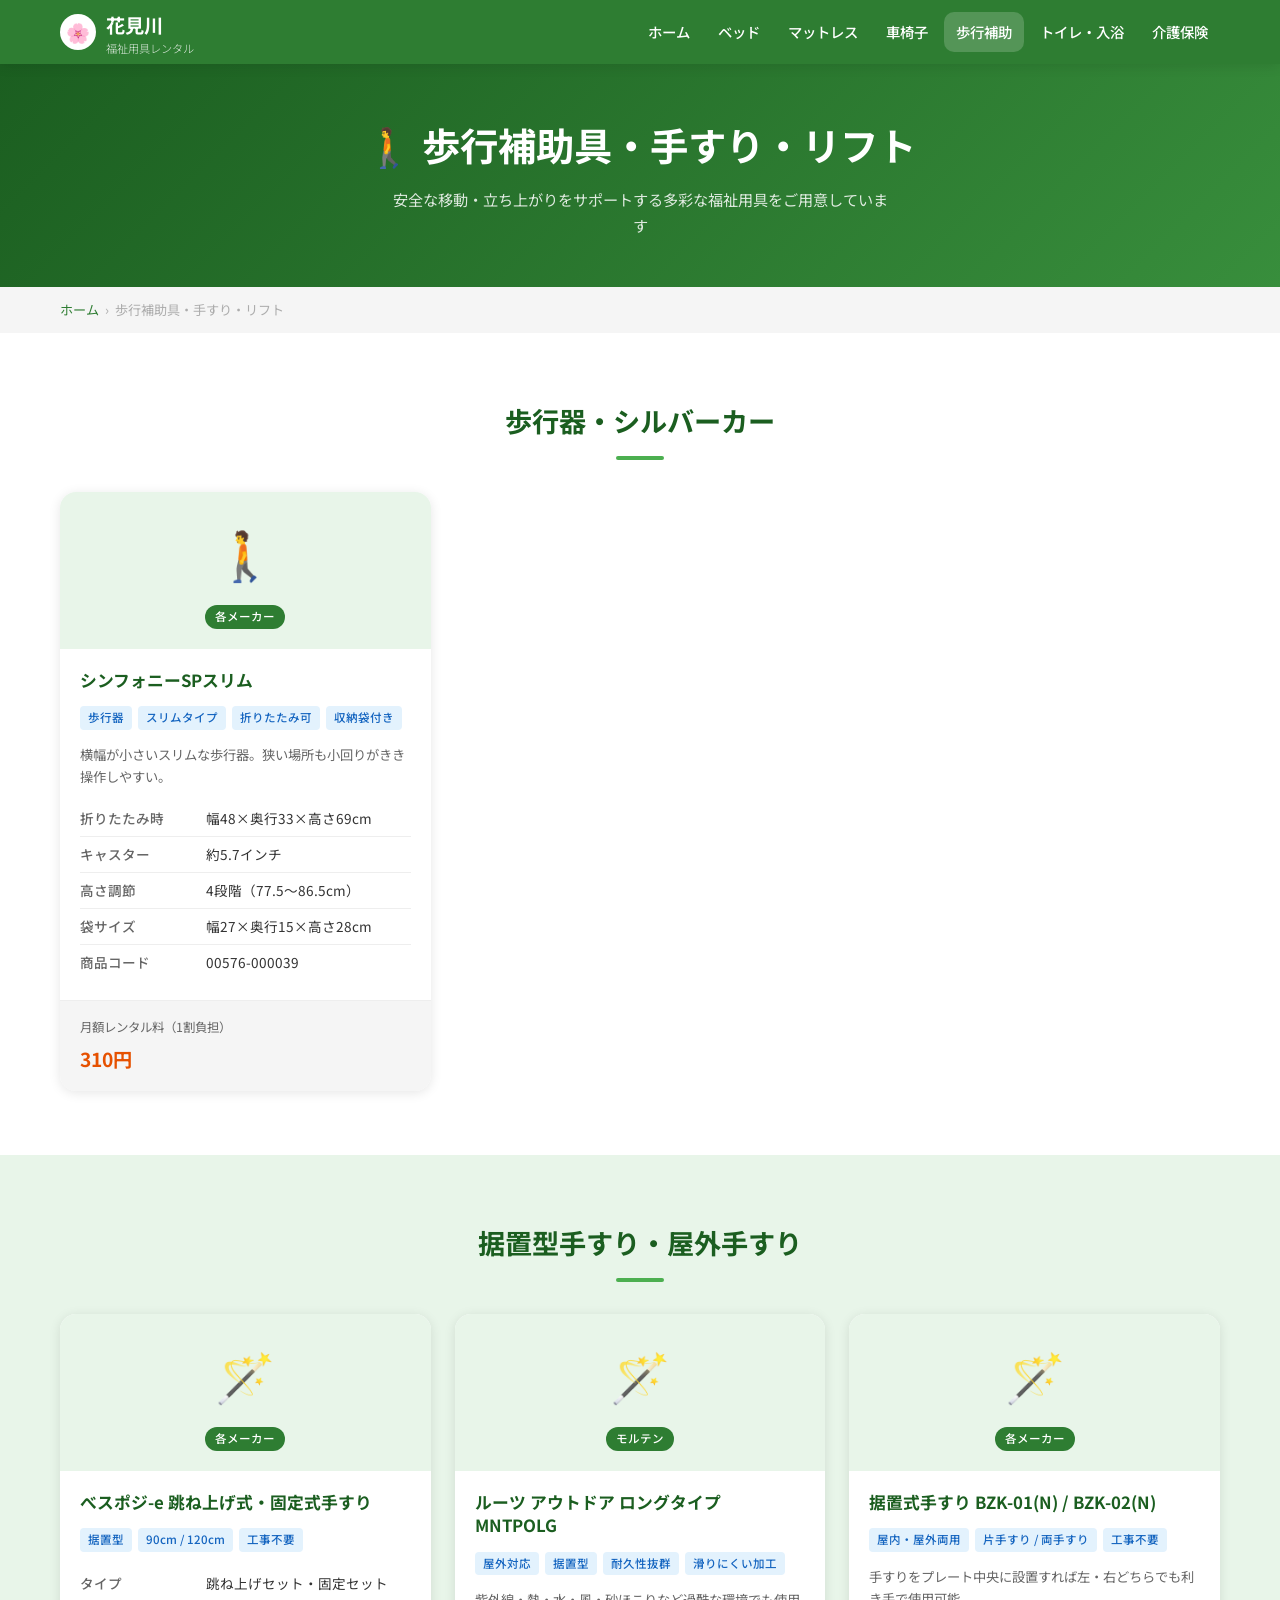
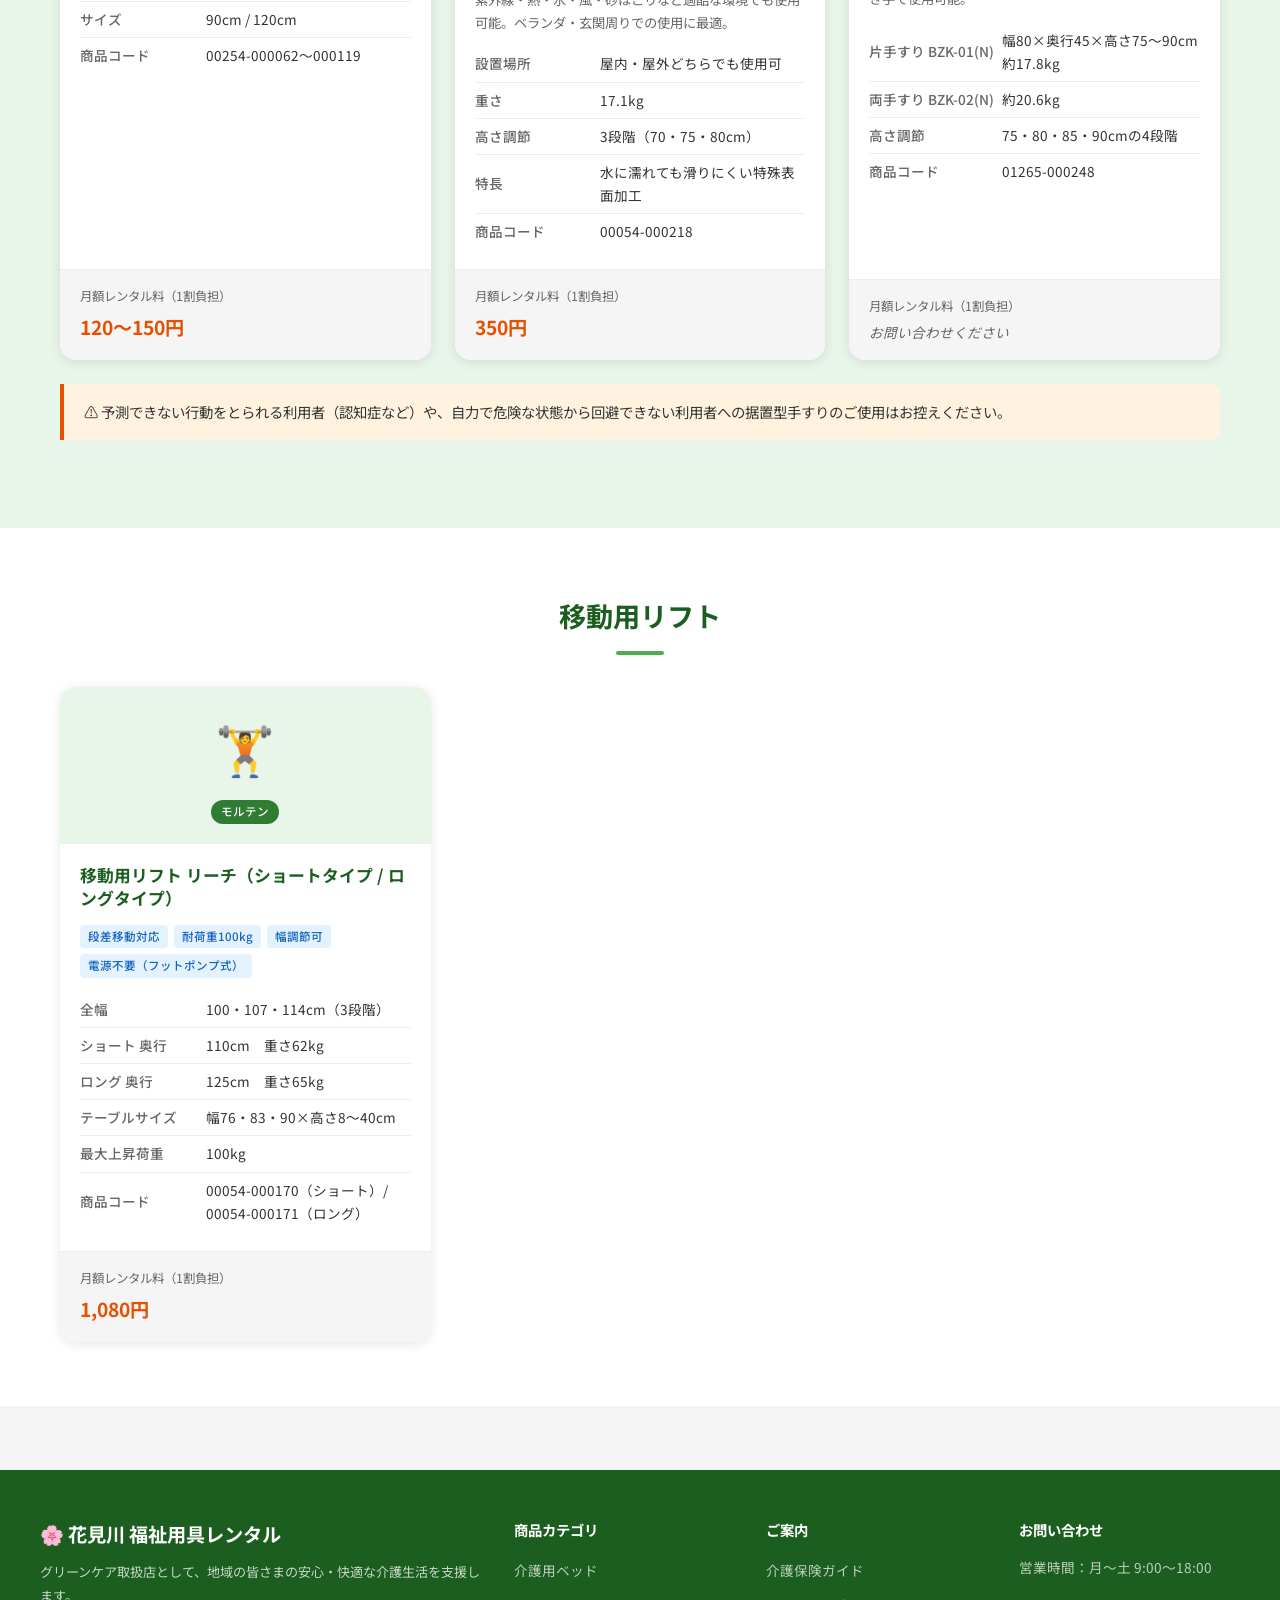
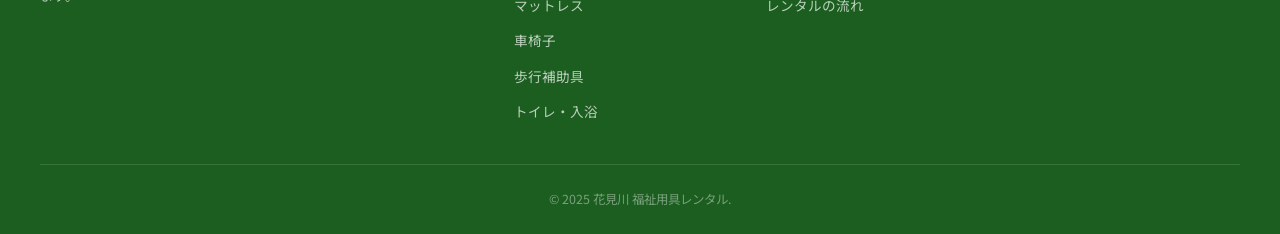
<file: pages/walking.html>
<!DOCTYPE html>
<html lang="ja">
<head>
  <meta charset="UTF-8">
  <meta name="viewport" content="width=device-width, initial-scale=1.0">
  <title>歩行補助具・手すり・リフト｜花見川 福祉用具レンタル</title>
  <meta name="description" content="歩行器・シルバーカー・手すり・移動用リフトなど歩行補助用具を介護保険適用でレンタル。">
  <link rel="stylesheet" href="../css/style.css">
</head>
<body>

<header class="site-header">
  <div class="header-inner">
    <a href="../index.html" class="site-logo">
      <div class="logo-icon">🌸</div>
      <div><span>花見川</span><span class="logo-sub">福祉用具レンタル</span></div>
    </a>
    <button class="nav-toggle" id="navToggle">☰</button>
    <nav class="main-nav" id="mainNav">
      <a href="../index.html">ホーム</a>
      <a href="beds.html">ベッド</a>
      <a href="mattress.html">マットレス</a>
      <a href="wheelchair.html">車椅子</a>
      <a href="walking.html" class="active">歩行補助</a>
      <a href="toilet-bath.html">トイレ・入浴</a>
      <a href="insurance.html">介護保険</a>
    </nav>
  </div>
</header>

<div class="page-hero">
  <h1>🚶 歩行補助具・手すり・リフト</h1>
  <p>安全な移動・立ち上がりをサポートする多彩な福祉用具をご用意しています</p>
</div>
<div class="breadcrumb">
  <a href="../index.html">ホーム</a><span>›</span><span>歩行補助具・手すり・リフト</span>
</div>

<!-- 歩行器 -->
<div class="bg-white-section">
<div class="section">
  <h2 class="section-title">歩行器・シルバーカー</h2>
  <div class="section-divider"></div>
  <div class="product-grid">

    <div class="product-card">
      <div class="product-card-header">
        <div class="product-emoji">🚶</div>
        <span class="product-maker">各メーカー</span>
      </div>
      <div class="product-card-body">
        <h3>シンフォニーSPスリム</h3>
        <div class="product-features">
          <span class="feature-tag">歩行器</span>
          <span class="feature-tag">スリムタイプ</span>
          <span class="feature-tag">折りたたみ可</span>
          <span class="feature-tag">収納袋付き</span>
        </div>
        <p style="font-size:.83rem;color:var(--gray);margin-bottom:10px;">横幅が小さいスリムな歩行器。狭い場所も小回りがきき操作しやすい。</p>
        <table class="spec-table">
          <tr><th>折りたたみ時</th><td>幅48×奥行33×高さ69cm</td></tr>
          <tr><th>キャスター</th><td>約5.7インチ</td></tr>
          <tr><th>高さ調節</th><td>4段階（77.5〜86.5cm）</td></tr>
          <tr><th>袋サイズ</th><td>幅27×奥行15×高さ28cm</td></tr>
          <tr><th>商品コード</th><td>00576-000039</td></tr>
        </table>
      </div>
      <div class="product-card-footer">
        <div class="price-label">月額レンタル料（1割負担）</div>
        <div class="price-row"><span class="price-main">310円</span></div>
      </div>
    </div>

  </div>
</div>
</div>

<!-- 手すり -->
<div class="bg-green-section">
<div class="section">
  <h2 class="section-title">据置型手すり・屋外手すり</h2>
  <div class="section-divider"></div>
  <div class="product-grid">

    <div class="product-card">
      <div class="product-card-header">
        <div class="product-emoji">🪄</div>
        <span class="product-maker">各メーカー</span>
      </div>
      <div class="product-card-body">
        <h3>べスポジ-e 跳ね上げ式・固定式手すり</h3>
        <div class="product-features">
          <span class="feature-tag">据置型</span>
          <span class="feature-tag">90cm / 120cm</span>
          <span class="feature-tag">工事不要</span>
        </div>
        <table class="spec-table">
          <tr><th>タイプ</th><td>跳ね上げセット・固定セット</td></tr>
          <tr><th>サイズ</th><td>90cm / 120cm</td></tr>
          <tr><th>商品コード</th><td>00254-000062〜000119</td></tr>
        </table>
      </div>
      <div class="product-card-footer">
        <div class="price-label">月額レンタル料（1割負担）</div>
        <div class="price-row"><span class="price-main">120〜150円</span></div>
      </div>
    </div>

    <div class="product-card">
      <div class="product-card-header">
        <div class="product-emoji">🪄</div>
        <span class="product-maker">モルテン</span>
      </div>
      <div class="product-card-body">
        <h3>ルーツ アウトドア ロングタイプ MNTPOLG</h3>
        <div class="product-features">
          <span class="feature-tag">屋外対応</span>
          <span class="feature-tag">据置型</span>
          <span class="feature-tag">耐久性抜群</span>
          <span class="feature-tag">滑りにくい加工</span>
        </div>
        <p style="font-size:.83rem;color:var(--gray);margin-bottom:10px;">紫外線・熱・水・風・砂ほこりなど過酷な環境でも使用可能。ベランダ・玄関周りでの使用に最適。</p>
        <table class="spec-table">
          <tr><th>設置場所</th><td>屋内・屋外どちらでも使用可</td></tr>
          <tr><th>重さ</th><td>17.1kg</td></tr>
          <tr><th>高さ調節</th><td>3段階（70・75・80cm）</td></tr>
          <tr><th>特長</th><td>水に濡れても滑りにくい特殊表面加工</td></tr>
          <tr><th>商品コード</th><td>00054-000218</td></tr>
        </table>
      </div>
      <div class="product-card-footer">
        <div class="price-label">月額レンタル料（1割負担）</div>
        <div class="price-row"><span class="price-main">350円</span></div>
      </div>
    </div>

    <div class="product-card">
      <div class="product-card-header">
        <div class="product-emoji">🪄</div>
        <span class="product-maker">各メーカー</span>
      </div>
      <div class="product-card-body">
        <h3>据置式手すり BZK-01(N) / BZK-02(N)</h3>
        <div class="product-features">
          <span class="feature-tag">屋内・屋外両用</span>
          <span class="feature-tag">片手すり / 両手すり</span>
          <span class="feature-tag">工事不要</span>
        </div>
        <p style="font-size:.83rem;color:var(--gray);margin-bottom:10px;">手すりをプレート中央に設置すれば左・右どちらでも利き手で使用可能。</p>
        <table class="spec-table">
          <tr><th>片手すり BZK-01(N)</th><td>幅80×奥行45×高さ75〜90cm　約17.8kg</td></tr>
          <tr><th>両手すり BZK-02(N)</th><td>約20.6kg</td></tr>
          <tr><th>高さ調節</th><td>75・80・85・90cmの4段階</td></tr>
          <tr><th>商品コード</th><td>01265-000248</td></tr>
        </table>
      </div>
      <div class="product-card-footer">
        <div class="price-label">月額レンタル料（1割負担）</div>
        <div class="price-row"><span class="price-tbd">お問い合わせください</span></div>
      </div>
    </div>

  </div>

  <div class="info-banner" style="margin-top:24px;">
    ⚠️ 予測できない行動をとられる利用者（認知症など）や、自力で危険な状態から回避できない利用者への据置型手すりのご使用はお控えください。
  </div>
</div>
</div>

<!-- 移動用リフト -->
<div class="bg-white-section">
<div class="section" id="lift">
  <h2 class="section-title">移動用リフト</h2>
  <div class="section-divider"></div>
  <div class="product-grid">

    <div class="product-card">
      <div class="product-card-header">
        <div class="product-emoji">🏋️</div>
        <span class="product-maker">モルテン</span>
      </div>
      <div class="product-card-body">
        <h3>移動用リフト リーチ（ショートタイプ / ロングタイプ）</h3>
        <div class="product-features">
          <span class="feature-tag">段差移動対応</span>
          <span class="feature-tag">耐荷重100kg</span>
          <span class="feature-tag">幅調節可</span>
          <span class="feature-tag">電源不要（フットポンプ式）</span>
        </div>
        <table class="spec-table">
          <tr><th>全幅</th><td>100・107・114cm（3段階）</td></tr>
          <tr><th>ショート 奥行</th><td>110cm　重さ62kg</td></tr>
          <tr><th>ロング 奥行</th><td>125cm　重さ65kg</td></tr>
          <tr><th>テーブルサイズ</th><td>幅76・83・90×高さ8〜40cm</td></tr>
          <tr><th>最大上昇荷重</th><td>100kg</td></tr>
          <tr><th>商品コード</th><td>00054-000170（ショート）/ 00054-000171（ロング）</td></tr>
        </table>
      </div>
      <div class="product-card-footer">
        <div class="price-label">月額レンタル料（1割負担）</div>
        <div class="price-row"><span class="price-main">1,080円</span></div>
      </div>
    </div>

  </div>
</div>
</div>

<footer class="site-footer">
  <div class="footer-inner">
    <div class="footer-grid">
      <div class="footer-brand">
        <div class="logo-text">🌸 花見川 福祉用具レンタル</div>
        <p>グリーンケア取扱店として、地域の皆さまの安心・快適な介護生活を支援します。</p>
      </div>
      <div class="footer-col">
        <h4>商品カテゴリ</h4>
        <ul>
          <li><a href="beds.html">介護用ベッド</a></li>
          <li><a href="mattress.html">マットレス</a></li>
          <li><a href="wheelchair.html">車椅子</a></li>
          <li><a href="walking.html">歩行補助具</a></li>
          <li><a href="toilet-bath.html">トイレ・入浴</a></li>
        </ul>
      </div>
      <div class="footer-col">
        <h4>ご案内</h4>
        <ul>
          <li><a href="insurance.html">介護保険ガイド</a></li>
          <li><a href="insurance.html#flow">レンタルの流れ</a></li>
        </ul>
      </div>
      <div class="footer-col">
        <h4>お問い合わせ</h4>
        <ul><li style="color:rgba(255,255,255,.7);font-size:.85rem;">営業時間：月〜土 9:00〜18:00</li></ul>
      </div>
    </div>
    <div class="footer-bottom"><p>© 2025 花見川 福祉用具レンタル.</p></div>
  </div>
</footer>
<script src="../js/app.js"></script>
</body>
</html>
</file>
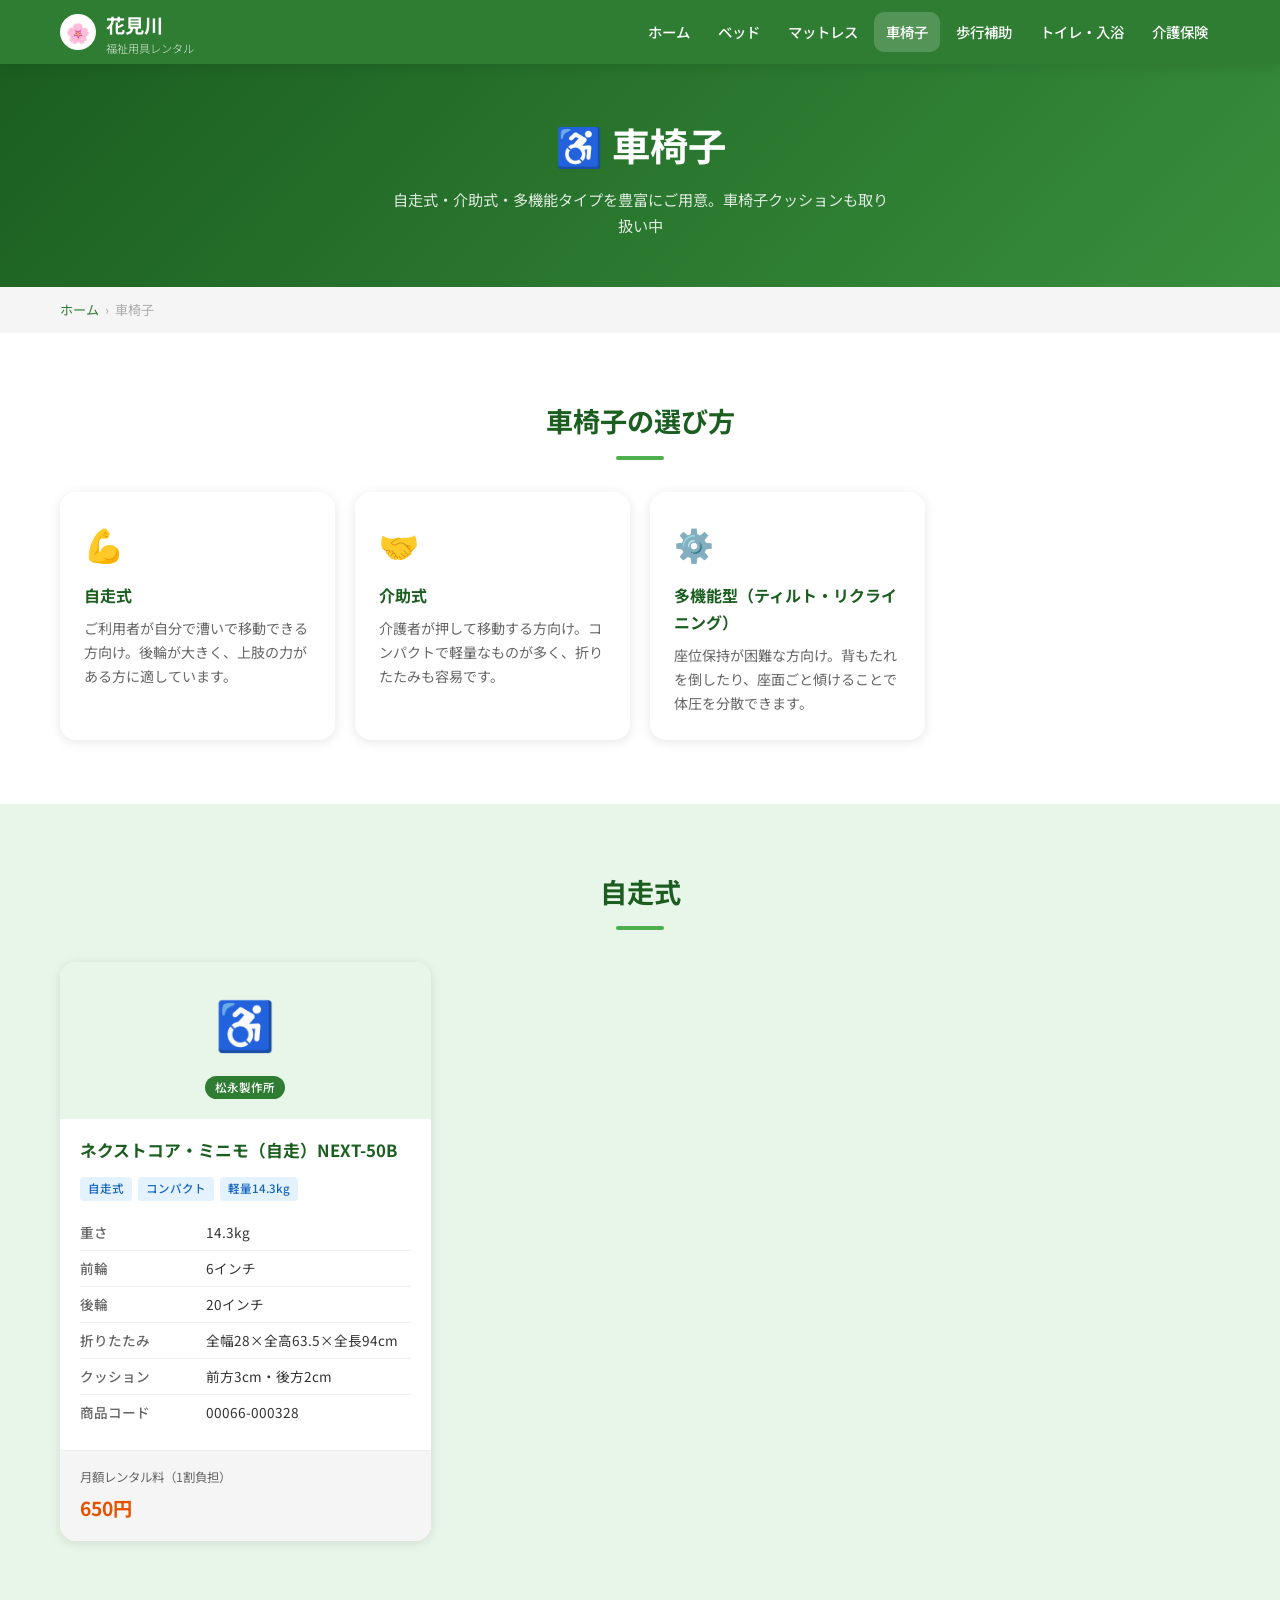
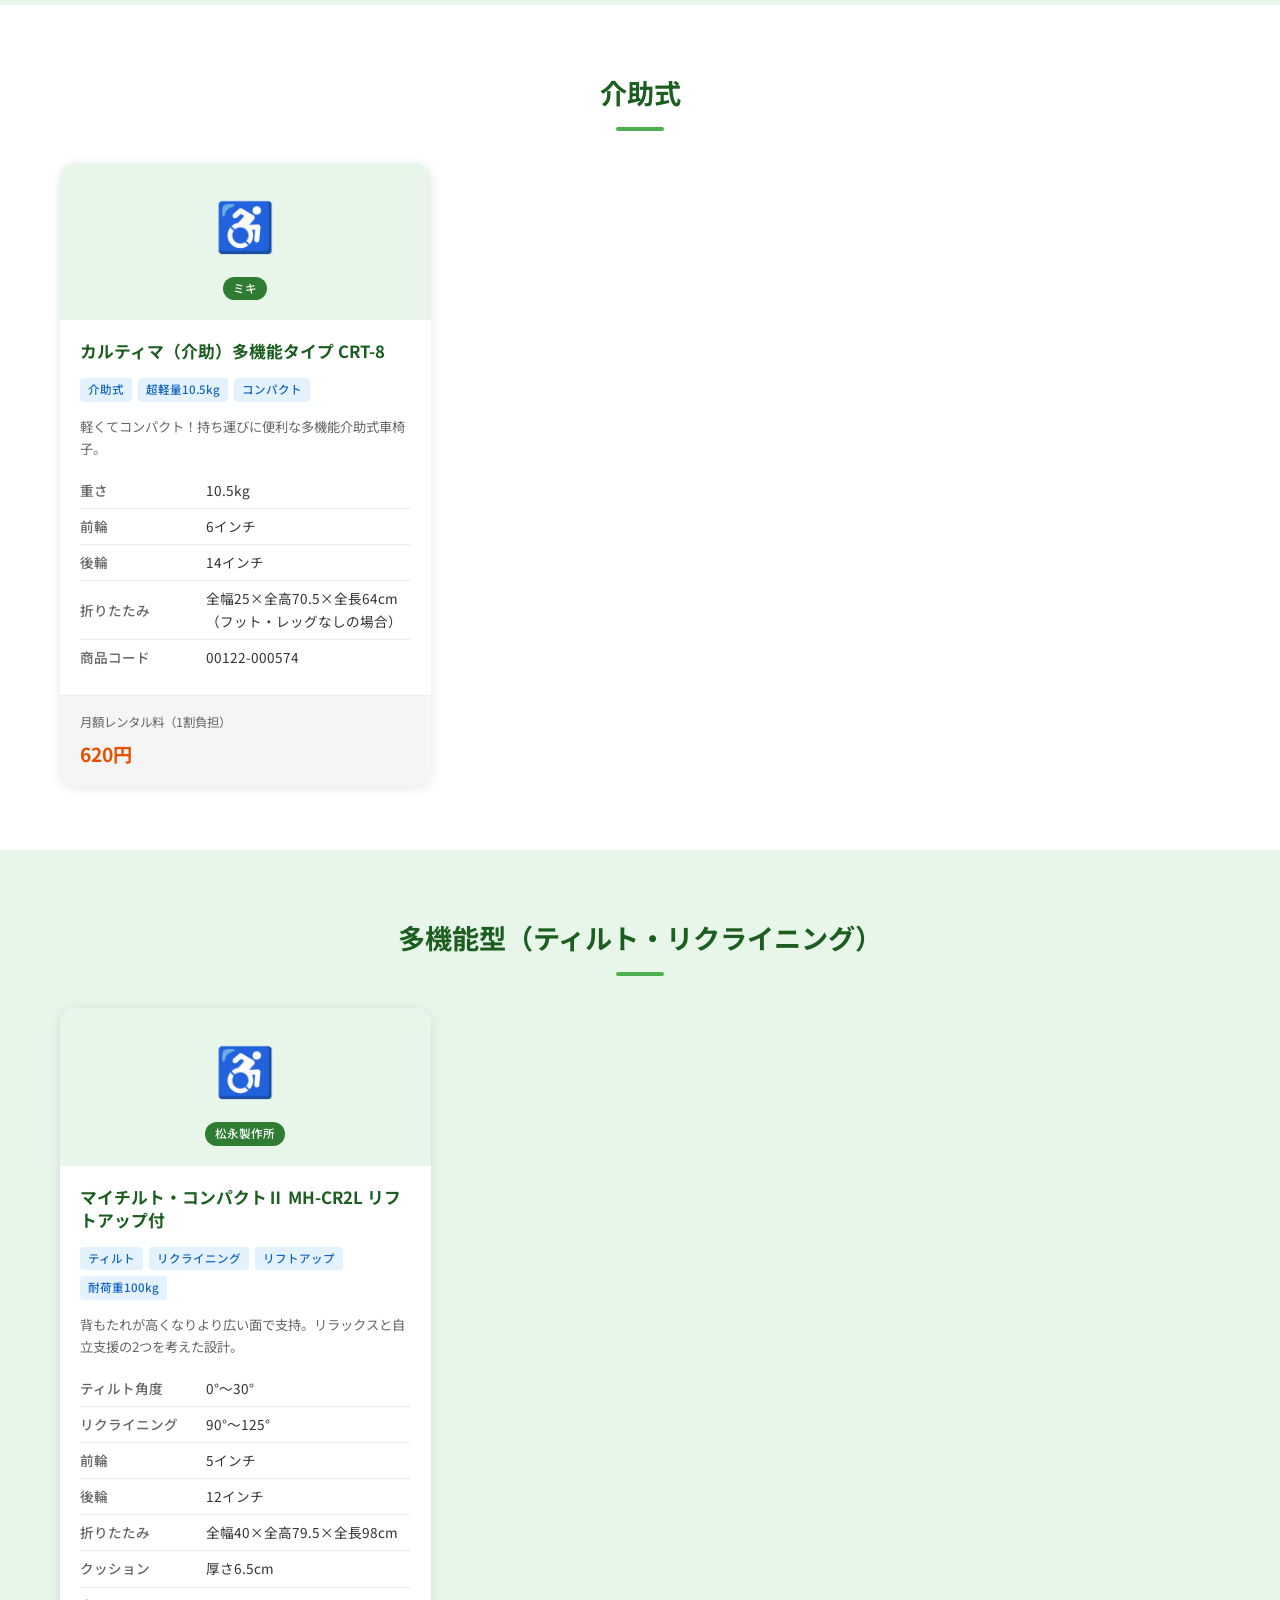
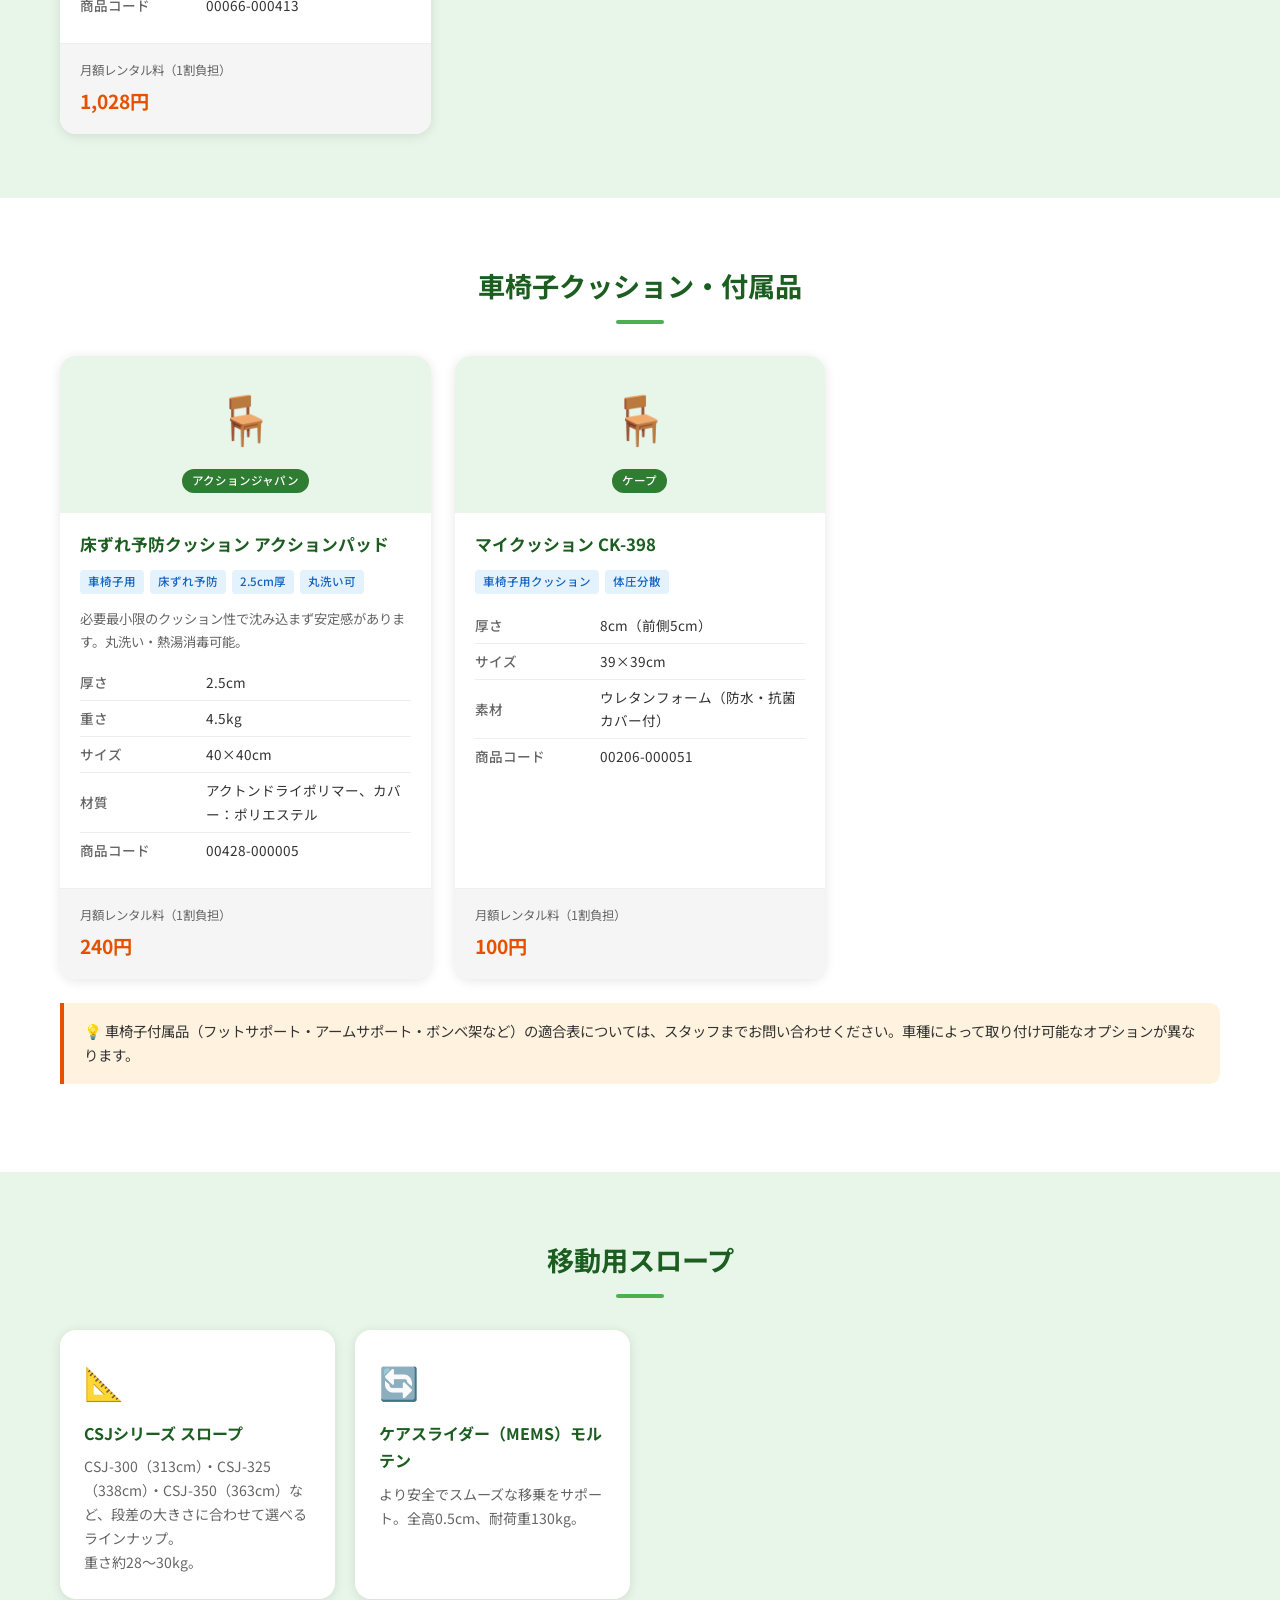
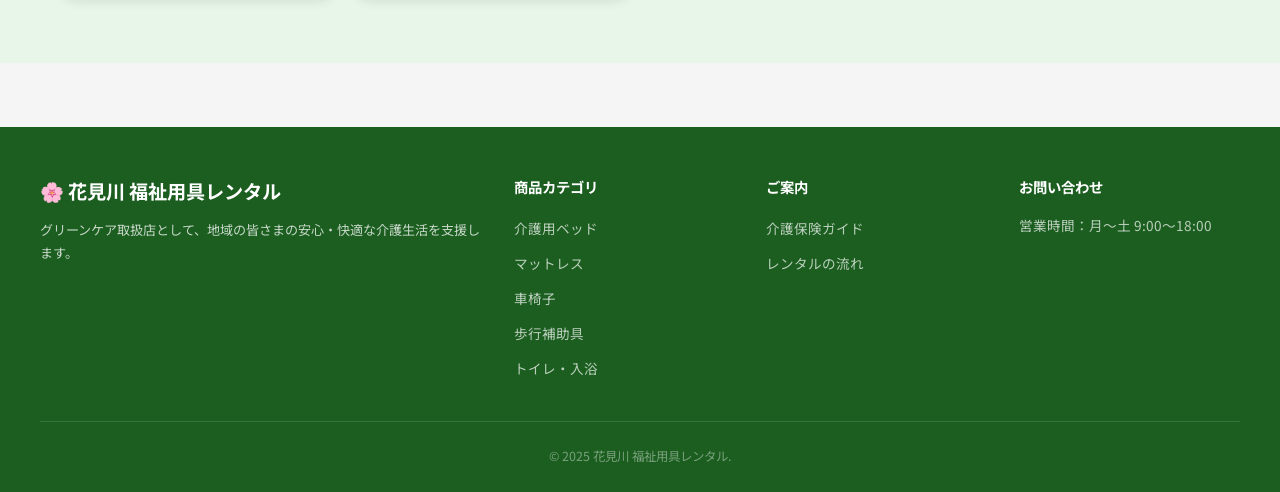
<file: pages/wheelchair.html>
<!DOCTYPE html>
<html lang="ja">
<head>
  <meta charset="UTF-8">
  <meta name="viewport" content="width=device-width, initial-scale=1.0">
  <title>車椅子｜花見川 福祉用具レンタル</title>
  <meta name="description" content="自走式・介助式・多機能型の車椅子を豊富にラインナップ。介護保険適用でレンタル可能。">
  <link rel="stylesheet" href="../css/style.css">
</head>
<body>

<header class="site-header">
  <div class="header-inner">
    <a href="../index.html" class="site-logo">
      <div class="logo-icon">🌸</div>
      <div><span>花見川</span><span class="logo-sub">福祉用具レンタル</span></div>
    </a>
    <button class="nav-toggle" id="navToggle">☰</button>
    <nav class="main-nav" id="mainNav">
      <a href="../index.html">ホーム</a>
      <a href="beds.html">ベッド</a>
      <a href="mattress.html">マットレス</a>
      <a href="wheelchair.html" class="active">車椅子</a>
      <a href="walking.html">歩行補助</a>
      <a href="toilet-bath.html">トイレ・入浴</a>
      <a href="insurance.html">介護保険</a>
    </nav>
  </div>
</header>

<div class="page-hero">
  <h1>♿ 車椅子</h1>
  <p>自走式・介助式・多機能タイプを豊富にご用意。車椅子クッションも取り扱い中</p>
</div>
<div class="breadcrumb">
  <a href="../index.html">ホーム</a><span>›</span><span>車椅子</span>
</div>

<!-- 選び方ガイド -->
<div class="bg-white-section">
<div class="section">
  <h2 class="section-title">車椅子の選び方</h2>
  <div class="section-divider"></div>
  <div class="info-grid">
    <div class="info-card">
      <div class="info-card-icon">💪</div>
      <h3>自走式</h3>
      <p>ご利用者が自分で漕いで移動できる方向け。後輪が大きく、上肢の力がある方に適しています。</p>
    </div>
    <div class="info-card">
      <div class="info-card-icon">🤝</div>
      <h3>介助式</h3>
      <p>介護者が押して移動する方向け。コンパクトで軽量なものが多く、折りたたみも容易です。</p>
    </div>
    <div class="info-card">
      <div class="info-card-icon">⚙️</div>
      <h3>多機能型（ティルト・リクライニング）</h3>
      <p>座位保持が困難な方向け。背もたれを倒したり、座面ごと傾けることで体圧を分散できます。</p>
    </div>
  </div>
</div>
</div>

<!-- 自走式 -->
<div class="bg-green-section">
<div class="section">
  <h2 class="section-title">自走式</h2>
  <div class="section-divider"></div>
  <div class="product-grid">

    <div class="product-card">
      <div class="product-card-header">
        <div class="product-emoji">♿</div>
        <span class="product-maker">松永製作所</span>
      </div>
      <div class="product-card-body">
        <h3>ネクストコア・ミニモ（自走）NEXT-50B</h3>
        <div class="product-features">
          <span class="feature-tag">自走式</span>
          <span class="feature-tag">コンパクト</span>
          <span class="feature-tag">軽量14.3kg</span>
        </div>
        <table class="spec-table">
          <tr><th>重さ</th><td>14.3kg</td></tr>
          <tr><th>前輪</th><td>6インチ</td></tr>
          <tr><th>後輪</th><td>20インチ</td></tr>
          <tr><th>折りたたみ</th><td>全幅28×全高63.5×全長94cm</td></tr>
          <tr><th>クッション</th><td>前方3cm・後方2cm</td></tr>
          <tr><th>商品コード</th><td>00066-000328</td></tr>
        </table>
      </div>
      <div class="product-card-footer">
        <div class="price-label">月額レンタル料（1割負担）</div>
        <div class="price-row"><span class="price-main">650円</span></div>
      </div>
    </div>

  </div>
</div>
</div>

<!-- 介助式 -->
<div class="bg-white-section">
<div class="section">
  <h2 class="section-title">介助式</h2>
  <div class="section-divider"></div>
  <div class="product-grid">

    <div class="product-card">
      <div class="product-card-header">
        <div class="product-emoji">♿</div>
        <span class="product-maker">ミキ</span>
      </div>
      <div class="product-card-body">
        <h3>カルティマ（介助）多機能タイプ CRT-8</h3>
        <div class="product-features">
          <span class="feature-tag">介助式</span>
          <span class="feature-tag">超軽量10.5kg</span>
          <span class="feature-tag">コンパクト</span>
        </div>
        <p style="font-size:.83rem;color:var(--gray);margin-bottom:10px;">軽くてコンパクト！持ち運びに便利な多機能介助式車椅子。</p>
        <table class="spec-table">
          <tr><th>重さ</th><td>10.5kg</td></tr>
          <tr><th>前輪</th><td>6インチ</td></tr>
          <tr><th>後輪</th><td>14インチ</td></tr>
          <tr><th>折りたたみ</th><td>全幅25×全高70.5×全長64cm（フット・レッグなしの場合）</td></tr>
          <tr><th>商品コード</th><td>00122-000574</td></tr>
        </table>
      </div>
      <div class="product-card-footer">
        <div class="price-label">月額レンタル料（1割負担）</div>
        <div class="price-row"><span class="price-main">620円</span></div>
      </div>
    </div>

  </div>
</div>
</div>

<!-- 多機能型 -->
<div class="bg-green-section">
<div class="section">
  <h2 class="section-title">多機能型（ティルト・リクライニング）</h2>
  <div class="section-divider"></div>
  <div class="product-grid">

    <div class="product-card">
      <div class="product-card-header">
        <div class="product-emoji">♿</div>
        <span class="product-maker">松永製作所</span>
      </div>
      <div class="product-card-body">
        <h3>マイチルト・コンパクトⅡ MH-CR2L リフトアップ付</h3>
        <div class="product-features">
          <span class="feature-tag">ティルト</span>
          <span class="feature-tag">リクライニング</span>
          <span class="feature-tag">リフトアップ</span>
          <span class="feature-tag">耐荷重100kg</span>
        </div>
        <p style="font-size:.83rem;color:var(--gray);margin-bottom:10px;">背もたれが高くなりより広い面で支持。リラックスと自立支援の2つを考えた設計。</p>
        <table class="spec-table">
          <tr><th>ティルト角度</th><td>0°〜30°</td></tr>
          <tr><th>リクライニング</th><td>90°〜125°</td></tr>
          <tr><th>前輪</th><td>5インチ</td></tr>
          <tr><th>後輪</th><td>12インチ</td></tr>
          <tr><th>折りたたみ</th><td>全幅40×全高79.5×全長98cm</td></tr>
          <tr><th>クッション</th><td>厚さ6.5cm</td></tr>
          <tr><th>商品コード</th><td>00066-000413</td></tr>
        </table>
      </div>
      <div class="product-card-footer">
        <div class="price-label">月額レンタル料（1割負担）</div>
        <div class="price-row"><span class="price-main">1,028円</span></div>
      </div>
    </div>

  </div>
</div>
</div>

<!-- 車椅子クッション -->
<div class="bg-white-section">
<div class="section">
  <h2 class="section-title">車椅子クッション・付属品</h2>
  <div class="section-divider"></div>
  <div class="product-grid">

    <div class="product-card">
      <div class="product-card-header">
        <div class="product-emoji">🪑</div>
        <span class="product-maker">アクションジャパン</span>
      </div>
      <div class="product-card-body">
        <h3>床ずれ予防クッション アクションパッド</h3>
        <div class="product-features">
          <span class="feature-tag">車椅子用</span>
          <span class="feature-tag">床ずれ予防</span>
          <span class="feature-tag">2.5cm厚</span>
          <span class="feature-tag">丸洗い可</span>
        </div>
        <p style="font-size:.83rem;color:var(--gray);margin-bottom:10px;">必要最小限のクッション性で沈み込まず安定感があります。丸洗い・熱湯消毒可能。</p>
        <table class="spec-table">
          <tr><th>厚さ</th><td>2.5cm</td></tr>
          <tr><th>重さ</th><td>4.5kg</td></tr>
          <tr><th>サイズ</th><td>40×40cm</td></tr>
          <tr><th>材質</th><td>アクトンドライポリマー、カバー：ポリエステル</td></tr>
          <tr><th>商品コード</th><td>00428-000005</td></tr>
        </table>
      </div>
      <div class="product-card-footer">
        <div class="price-label">月額レンタル料（1割負担）</div>
        <div class="price-row"><span class="price-main">240円</span></div>
      </div>
    </div>

    <div class="product-card">
      <div class="product-card-header">
        <div class="product-emoji">🪑</div>
        <span class="product-maker">ケープ</span>
      </div>
      <div class="product-card-body">
        <h3>マイクッション CK-398</h3>
        <div class="product-features">
          <span class="feature-tag">車椅子用クッション</span>
          <span class="feature-tag">体圧分散</span>
        </div>
        <table class="spec-table">
          <tr><th>厚さ</th><td>8cm（前側5cm）</td></tr>
          <tr><th>サイズ</th><td>39×39cm</td></tr>
          <tr><th>素材</th><td>ウレタンフォーム（防水・抗菌カバー付）</td></tr>
          <tr><th>商品コード</th><td>00206-000051</td></tr>
        </table>
      </div>
      <div class="product-card-footer">
        <div class="price-label">月額レンタル料（1割負担）</div>
        <div class="price-row"><span class="price-main">100円</span></div>
      </div>
    </div>

  </div>

  <div class="info-banner" style="margin-top:24px;">
    💡 車椅子付属品（フットサポート・アームサポート・ボンベ架など）の適合表については、スタッフまでお問い合わせください。車種によって取り付け可能なオプションが異なります。
  </div>
</div>
</div>

<!-- 移動用スロープ -->
<div class="bg-green-section">
<div class="section">
  <h2 class="section-title">移動用スロープ</h2>
  <div class="section-divider"></div>
  <div class="info-grid">
    <div class="info-card">
      <div class="info-card-icon">📐</div>
      <h3>CSJシリーズ スロープ</h3>
      <p>CSJ-300（313cm）・CSJ-325（338cm）・CSJ-350（363cm）など、段差の大きさに合わせて選べるラインナップ。<br>重さ約28〜30kg。</p>
    </div>
    <div class="info-card">
      <div class="info-card-icon">🔄</div>
      <h3>ケアスライダー（MEMS）モルテン</h3>
      <p>より安全でスムーズな移乗をサポート。全高0.5cm、耐荷重130kg。</p>
    </div>
  </div>
</div>
</div>

<footer class="site-footer">
  <div class="footer-inner">
    <div class="footer-grid">
      <div class="footer-brand">
        <div class="logo-text">🌸 花見川 福祉用具レンタル</div>
        <p>グリーンケア取扱店として、地域の皆さまの安心・快適な介護生活を支援します。</p>
      </div>
      <div class="footer-col">
        <h4>商品カテゴリ</h4>
        <ul>
          <li><a href="beds.html">介護用ベッド</a></li>
          <li><a href="mattress.html">マットレス</a></li>
          <li><a href="wheelchair.html">車椅子</a></li>
          <li><a href="walking.html">歩行補助具</a></li>
          <li><a href="toilet-bath.html">トイレ・入浴</a></li>
        </ul>
      </div>
      <div class="footer-col">
        <h4>ご案内</h4>
        <ul>
          <li><a href="insurance.html">介護保険ガイド</a></li>
          <li><a href="insurance.html#flow">レンタルの流れ</a></li>
        </ul>
      </div>
      <div class="footer-col">
        <h4>お問い合わせ</h4>
        <ul><li style="color:rgba(255,255,255,.7);font-size:.85rem;">営業時間：月〜土 9:00〜18:00</li></ul>
      </div>
    </div>
    <div class="footer-bottom"><p>© 2025 花見川 福祉用具レンタル.</p></div>
  </div>
</footer>
<script src="../js/app.js"></script>
</body>
</html>
</file>
<file: css/style.css>
/* ============================================
   花見川 福祉用具レンタル カタログサイト
   共通スタイルシート
   ============================================ */

@import url('https://fonts.googleapis.com/css2?family=Noto+Sans+JP:wght@300;400;500;700&display=swap');

/* --- リセット・ベース --- */
*, *::before, *::after { box-sizing: border-box; margin: 0; padding: 0; }

:root {
  --green-dark:   #1b5e20;
  --green:        #2e7d32;
  --green-mid:    #388e3c;
  --green-light:  #4caf50;
  --green-pale:   #e8f5e9;
  --blue:         #1565c0;
  --blue-light:   #e3f2fd;
  --orange:       #e65100;
  --orange-light: #fff3e0;
  --gray-dark:    #333333;
  --gray:         #666666;
  --gray-light:   #f5f5f5;
  --white:        #ffffff;
  --shadow:       0 2px 12px rgba(0,0,0,.10);
  --shadow-lg:    0 6px 24px rgba(0,0,0,.14);
  --radius:       10px;
  --radius-lg:    16px;
  --font:         'Noto Sans JP', 'Hiragino Kaku Gothic ProN', Meiryo, sans-serif;
}

html { scroll-behavior: smooth; }

body {
  font-family: var(--font);
  color: var(--gray-dark);
  background: var(--gray-light);
  line-height: 1.7;
  font-size: 16px;
}

a { color: var(--green); text-decoration: none; }
a:hover { color: var(--green-light); }

img { max-width: 100%; height: auto; display: block; }

ul { list-style: none; }

/* --- ヘッダー --- */
.site-header {
  background: var(--green);
  color: var(--white);
  position: sticky;
  top: 0;
  z-index: 1000;
  box-shadow: var(--shadow);
}

.header-inner {
  max-width: 1200px;
  margin: 0 auto;
  padding: 0 20px;
  display: flex;
  align-items: center;
  justify-content: space-between;
  height: 64px;
}

.site-logo {
  display: flex;
  align-items: center;
  gap: 10px;
  color: var(--white);
  font-size: 1.2rem;
  font-weight: 700;
}

.site-logo .logo-icon {
  width: 36px;
  height: 36px;
  background: var(--white);
  border-radius: 50%;
  display: flex;
  align-items: center;
  justify-content: center;
  color: var(--green);
  font-size: 1.2rem;
}

.site-logo .logo-sub {
  font-size: 0.7rem;
  font-weight: 300;
  opacity: 0.85;
  display: block;
  line-height: 1.2;
}

/* ナビゲーション */
.main-nav { display: flex; align-items: center; gap: 4px; }

.main-nav a {
  color: var(--white);
  padding: 8px 12px;
  border-radius: var(--radius);
  font-size: 0.9rem;
  font-weight: 500;
  transition: background .2s;
  white-space: nowrap;
}

.main-nav a:hover,
.main-nav a.active { background: rgba(255,255,255,.18); color: var(--white); }

/* ハンバーガー */
.nav-toggle {
  display: none;
  background: none;
  border: 2px solid var(--white);
  border-radius: 6px;
  padding: 6px 10px;
  cursor: pointer;
  color: var(--white);
  font-size: 1.3rem;
  line-height: 1;
}

/* --- ヒーロー --- */
.hero {
  background: linear-gradient(135deg, var(--green-dark) 0%, var(--green-mid) 60%, var(--green-light) 100%);
  color: var(--white);
  padding: 72px 20px;
  text-align: center;
}

.hero-badge {
  display: inline-block;
  background: rgba(255,255,255,.18);
  border: 1px solid rgba(255,255,255,.35);
  border-radius: 20px;
  padding: 4px 16px;
  font-size: 0.82rem;
  margin-bottom: 18px;
  letter-spacing: .05em;
}

.hero h1 {
  font-size: clamp(1.8rem, 4vw, 3rem);
  font-weight: 700;
  line-height: 1.4;
  margin-bottom: 18px;
}

.hero p {
  font-size: 1.05rem;
  max-width: 600px;
  margin: 0 auto 32px;
  opacity: .9;
  line-height: 1.8;
}

.hero-buttons { display: flex; gap: 14px; justify-content: center; flex-wrap: wrap; }

.btn {
  display: inline-flex;
  align-items: center;
  gap: 6px;
  padding: 14px 28px;
  border-radius: 50px;
  font-weight: 700;
  font-size: 1rem;
  cursor: pointer;
  border: 2px solid transparent;
  transition: all .2s;
  text-decoration: none;
}

.btn-primary {
  background: var(--white);
  color: var(--green);
  border-color: var(--white);
}
.btn-primary:hover { background: var(--green-pale); color: var(--green-dark); }

.btn-outline {
  background: transparent;
  color: var(--white);
  border-color: rgba(255,255,255,.7);
}
.btn-outline:hover { background: rgba(255,255,255,.15); color: var(--white); }

.btn-green {
  background: var(--green);
  color: var(--white);
  border-color: var(--green);
}
.btn-green:hover { background: var(--green-dark); border-color: var(--green-dark); }

/* --- セクション --- */
.section {
  padding: 64px 20px;
  max-width: 1200px;
  margin: 0 auto;
}

.section-title {
  font-size: 1.7rem;
  font-weight: 700;
  color: var(--green-dark);
  margin-bottom: 8px;
  text-align: center;
}

.section-sub {
  text-align: center;
  color: var(--gray);
  margin-bottom: 40px;
  font-size: 0.95rem;
}

.section-divider {
  width: 48px;
  height: 4px;
  background: var(--green-light);
  border-radius: 2px;
  margin: 12px auto 32px;
}

/* --- カテゴリカード --- */
.category-grid {
  display: grid;
  grid-template-columns: repeat(auto-fill, minmax(200px, 1fr));
  gap: 20px;
}

.category-card {
  background: var(--white);
  border-radius: var(--radius-lg);
  padding: 28px 20px;
  text-align: center;
  box-shadow: var(--shadow);
  text-decoration: none;
  color: var(--gray-dark);
  transition: transform .2s, box-shadow .2s;
  display: block;
}

.category-card:hover {
  transform: translateY(-4px);
  box-shadow: var(--shadow-lg);
  color: var(--gray-dark);
}

.category-icon {
  font-size: 2.6rem;
  margin-bottom: 12px;
}

.category-card h3 {
  font-size: 1rem;
  font-weight: 700;
  color: var(--green-dark);
  margin-bottom: 6px;
}

.category-card p {
  font-size: 0.8rem;
  color: var(--gray);
  line-height: 1.5;
}

/* --- 商品カード --- */
.product-grid {
  display: grid;
  grid-template-columns: repeat(auto-fill, minmax(300px, 1fr));
  gap: 24px;
}

.product-card {
  background: var(--white);
  border-radius: var(--radius-lg);
  box-shadow: var(--shadow);
  overflow: hidden;
  display: flex;
  flex-direction: column;
  transition: box-shadow .2s;
}

.product-card:hover { box-shadow: var(--shadow-lg); }

.product-card-header {
  background: var(--green-pale);
  padding: 20px;
  text-align: center;
}

.product-emoji { font-size: 3rem; margin-bottom: 8px; }

.product-maker {
  display: inline-block;
  background: var(--green);
  color: var(--white);
  font-size: 0.72rem;
  padding: 2px 10px;
  border-radius: 20px;
  font-weight: 500;
}

.product-card-body { padding: 20px; flex: 1; }

.product-card-body h3 {
  font-size: 1.05rem;
  font-weight: 700;
  margin-bottom: 10px;
  color: var(--green-dark);
  line-height: 1.4;
}

.product-features {
  margin-bottom: 12px;
}

.feature-tag {
  display: inline-block;
  background: var(--blue-light);
  color: var(--blue);
  font-size: 0.72rem;
  padding: 2px 8px;
  border-radius: 4px;
  margin: 2px 2px 2px 0;
  font-weight: 500;
}

.spec-table {
  width: 100%;
  border-collapse: collapse;
  font-size: 0.85rem;
  margin-top: 12px;
}

.spec-table tr { border-bottom: 1px solid #eee; }
.spec-table tr:last-child { border-bottom: none; }

.spec-table th {
  text-align: left;
  padding: 6px 8px 6px 0;
  color: var(--gray);
  font-weight: 500;
  white-space: nowrap;
  width: 38%;
}

.spec-table td {
  padding: 6px 0;
  color: var(--gray-dark);
}

.product-card-footer {
  padding: 16px 20px;
  background: var(--gray-light);
  border-top: 1px solid #eee;
}

.price-label { font-size: 0.78rem; color: var(--gray); }

.price-row {
  display: flex;
  align-items: baseline;
  gap: 8px;
  flex-wrap: wrap;
  margin-top: 4px;
}

.price-main {
  font-size: 1.2rem;
  font-weight: 700;
  color: var(--orange);
}

.price-note { font-size: 0.75rem; color: var(--gray); }

.price-tbd {
  font-size: 0.85rem;
  color: var(--gray);
  font-style: italic;
}

/* --- お知らせバナー --- */
.info-banner {
  background: var(--orange-light);
  border-left: 4px solid var(--orange);
  border-radius: 0 var(--radius) var(--radius) 0;
  padding: 16px 20px;
  margin: 24px 0;
  font-size: 0.9rem;
}

/* --- 介護保険テーブル --- */
.table-wrap { overflow-x: auto; -webkit-overflow-scrolling: touch; }

.data-table {
  width: 100%;
  border-collapse: collapse;
  font-size: 0.88rem;
  background: var(--white);
  border-radius: var(--radius);
  overflow: hidden;
  box-shadow: var(--shadow);
}

.data-table th {
  background: var(--green);
  color: var(--white);
  padding: 12px 14px;
  text-align: left;
  font-weight: 500;
}

.data-table td {
  padding: 10px 14px;
  border-bottom: 1px solid #eee;
}

.data-table tr:last-child td { border-bottom: none; }
.data-table tr:nth-child(even) td { background: var(--green-pale); }

/* --- カードグリッド（インフォ） --- */
.info-grid {
  display: grid;
  grid-template-columns: repeat(auto-fill, minmax(260px, 1fr));
  gap: 20px;
}

.info-card {
  background: var(--white);
  border-radius: var(--radius-lg);
  padding: 24px;
  box-shadow: var(--shadow);
}

.info-card-icon {
  font-size: 2rem;
  margin-bottom: 12px;
}

.info-card h3 {
  font-size: 1rem;
  font-weight: 700;
  color: var(--green-dark);
  margin-bottom: 8px;
}

.info-card p, .info-card li {
  font-size: 0.88rem;
  color: var(--gray);
  line-height: 1.7;
}

.info-card ul { padding-left: 16px; list-style: disc; }

/* --- サービスフロー --- */
.flow-steps {
  display: grid;
  grid-template-columns: repeat(auto-fit, minmax(180px, 1fr));
  gap: 16px;
  counter-reset: step;
}

.flow-step {
  background: var(--white);
  border-radius: var(--radius);
  padding: 20px;
  text-align: center;
  box-shadow: var(--shadow);
  position: relative;
}

.step-num {
  display: inline-flex;
  align-items: center;
  justify-content: center;
  width: 36px;
  height: 36px;
  border-radius: 50%;
  background: var(--green);
  color: var(--white);
  font-weight: 700;
  font-size: 1rem;
  margin-bottom: 10px;
}

.flow-step h4 {
  font-size: 0.92rem;
  font-weight: 700;
  color: var(--green-dark);
  margin-bottom: 6px;
}

.flow-step p {
  font-size: 0.8rem;
  color: var(--gray);
  line-height: 1.6;
}

/* --- ページヘッダー --- */
.page-hero {
  background: linear-gradient(135deg, var(--green-dark) 0%, var(--green-mid) 100%);
  color: var(--white);
  padding: 48px 20px;
  text-align: center;
}

.page-hero h1 {
  font-size: clamp(1.6rem, 3vw, 2.4rem);
  font-weight: 700;
  margin-bottom: 10px;
}

.page-hero p {
  opacity: .85;
  font-size: 0.95rem;
  max-width: 500px;
  margin: 0 auto;
}

/* --- パンくずリスト --- */
.breadcrumb {
  padding: 12px 20px;
  max-width: 1200px;
  margin: 0 auto;
  font-size: 0.82rem;
  color: var(--gray);
  display: flex;
  gap: 6px;
  align-items: center;
  flex-wrap: wrap;
}

.breadcrumb a { color: var(--green); }
.breadcrumb span { opacity: .5; }

/* --- フッター --- */
.site-footer {
  background: var(--green-dark);
  color: rgba(255,255,255,.75);
  padding: 48px 20px 24px;
  margin-top: 64px;
}

.footer-inner {
  max-width: 1200px;
  margin: 0 auto;
}

.footer-grid {
  display: grid;
  grid-template-columns: 2fr repeat(3, 1fr);
  gap: 32px;
  padding-bottom: 32px;
  border-bottom: 1px solid rgba(255,255,255,.12);
  margin-bottom: 24px;
}

.footer-brand .logo-text {
  font-size: 1.2rem;
  font-weight: 700;
  color: var(--white);
  margin-bottom: 10px;
}

.footer-brand p { font-size: 0.82rem; line-height: 1.8; }

.footer-col h4 {
  color: var(--white);
  font-size: 0.9rem;
  font-weight: 700;
  margin-bottom: 14px;
}

.footer-col ul li { margin-bottom: 8px; }

.footer-col a {
  color: rgba(255,255,255,.7);
  font-size: 0.85rem;
  transition: color .2s;
}
.footer-col a:hover { color: var(--white); }

.footer-bottom {
  text-align: center;
  font-size: 0.78rem;
  opacity: .55;
}

/* --- ユーティリティ --- */
.badge-green {
  background: var(--green-pale);
  color: var(--green-dark);
  border-radius: 4px;
  padding: 2px 8px;
  font-size: 0.78rem;
  font-weight: 700;
}

.text-center { text-align: center; }
.mt-8 { margin-top: 8px; }
.mt-16 { margin-top: 16px; }
.mt-32 { margin-top: 32px; }
.mb-16 { margin-bottom: 16px; }

.bg-white-section { background: var(--white); }
.bg-green-section { background: var(--green-pale); }

/* --- レスポンシブ --- */
@media (max-width: 900px) {
  .footer-grid { grid-template-columns: 1fr 1fr; }
}

@media (max-width: 768px) {
  .main-nav { display: none; flex-direction: column; position: absolute; top: 64px; left: 0; right: 0; background: var(--green-dark); padding: 16px; gap: 4px; }
  .main-nav.open { display: flex; }
  .main-nav a { padding: 10px 16px; border-radius: 8px; }
  .nav-toggle { display: block; }
  .header-inner { position: relative; }
  .hero { padding: 48px 16px; }
  .hero-buttons { flex-direction: column; align-items: center; }
  .section { padding: 48px 16px; }
  .product-grid { grid-template-columns: 1fr; }
  .footer-grid { grid-template-columns: 1fr; gap: 20px; }
  .flow-steps { grid-template-columns: 1fr 1fr; }
}

@media (max-width: 480px) {
  body { font-size: 15px; }
  .category-grid { grid-template-columns: repeat(2, 1fr); }
  .flow-steps { grid-template-columns: 1fr; }
}

/* --- 印刷 --- */
@media print {
  .site-header, .site-footer, .nav-toggle { display: none; }
  .page-hero { background: none; color: var(--gray-dark); padding: 16px 0; }
}
</file>
